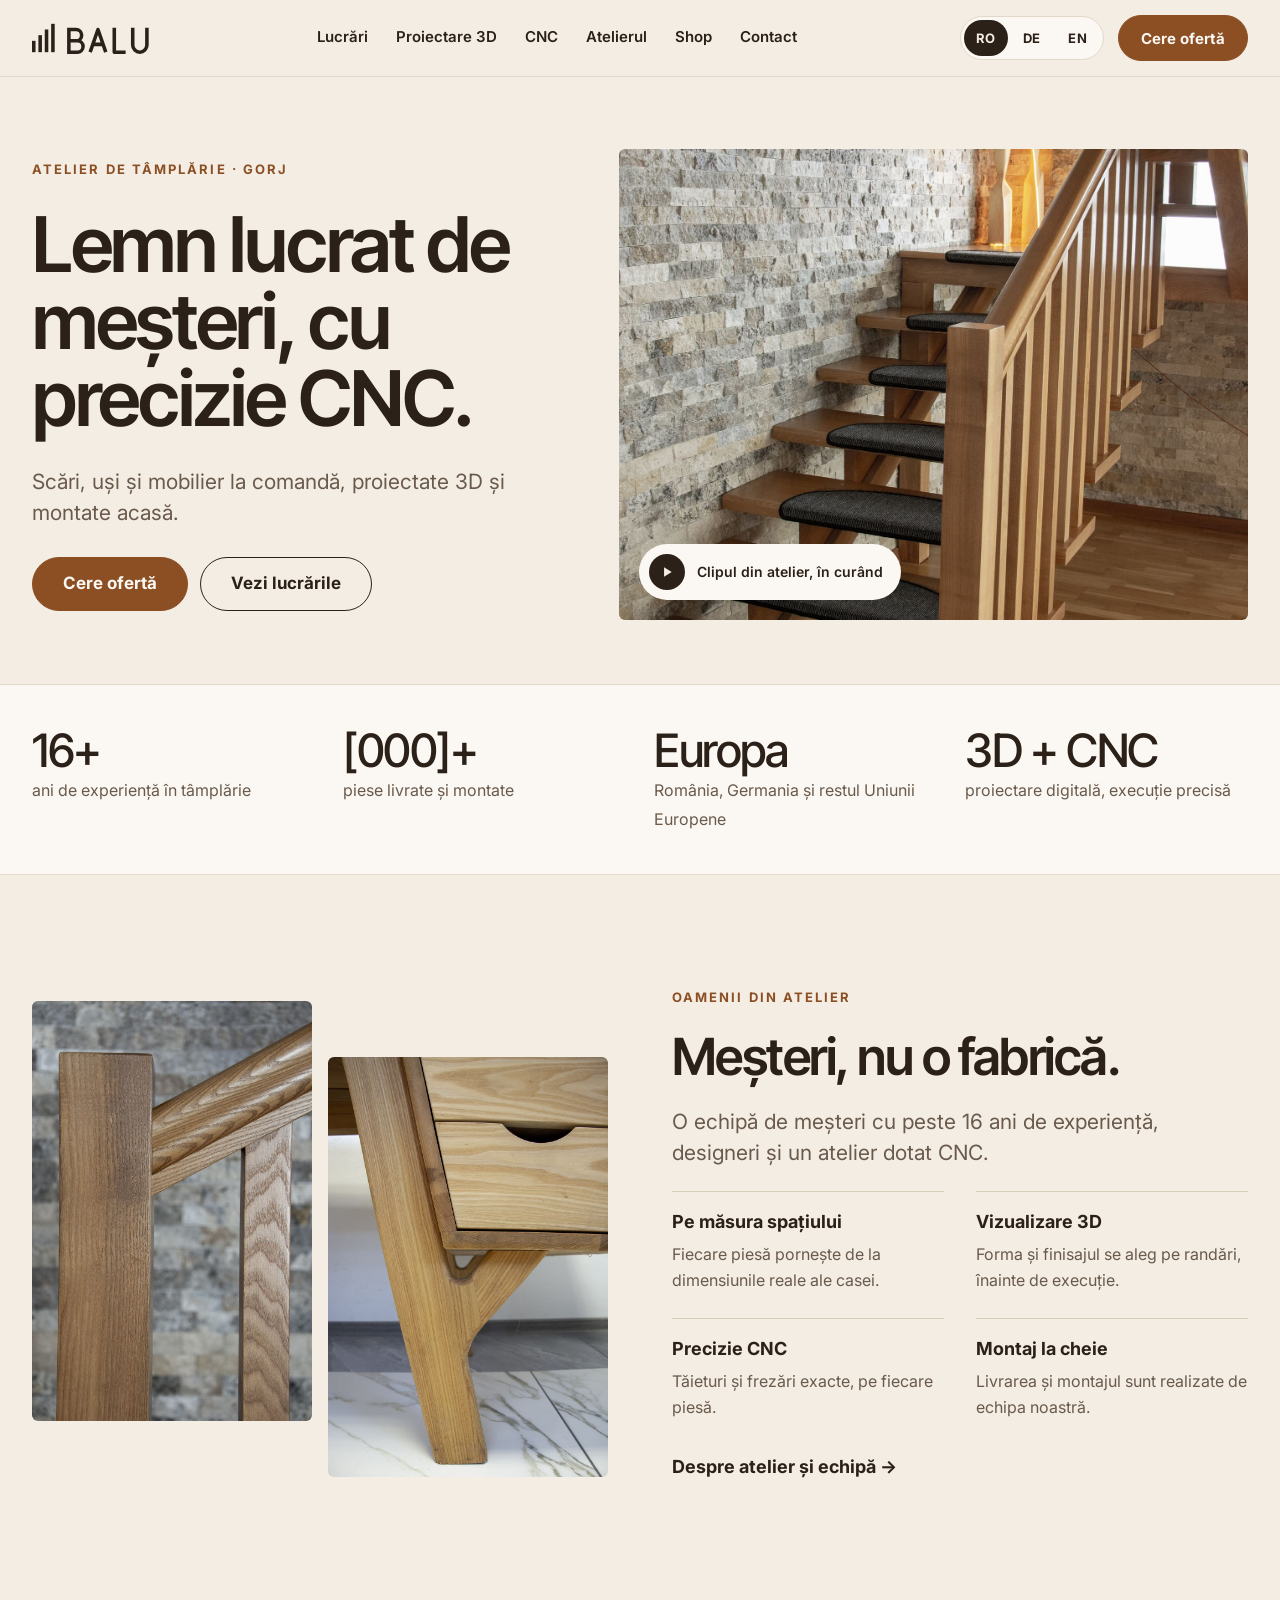
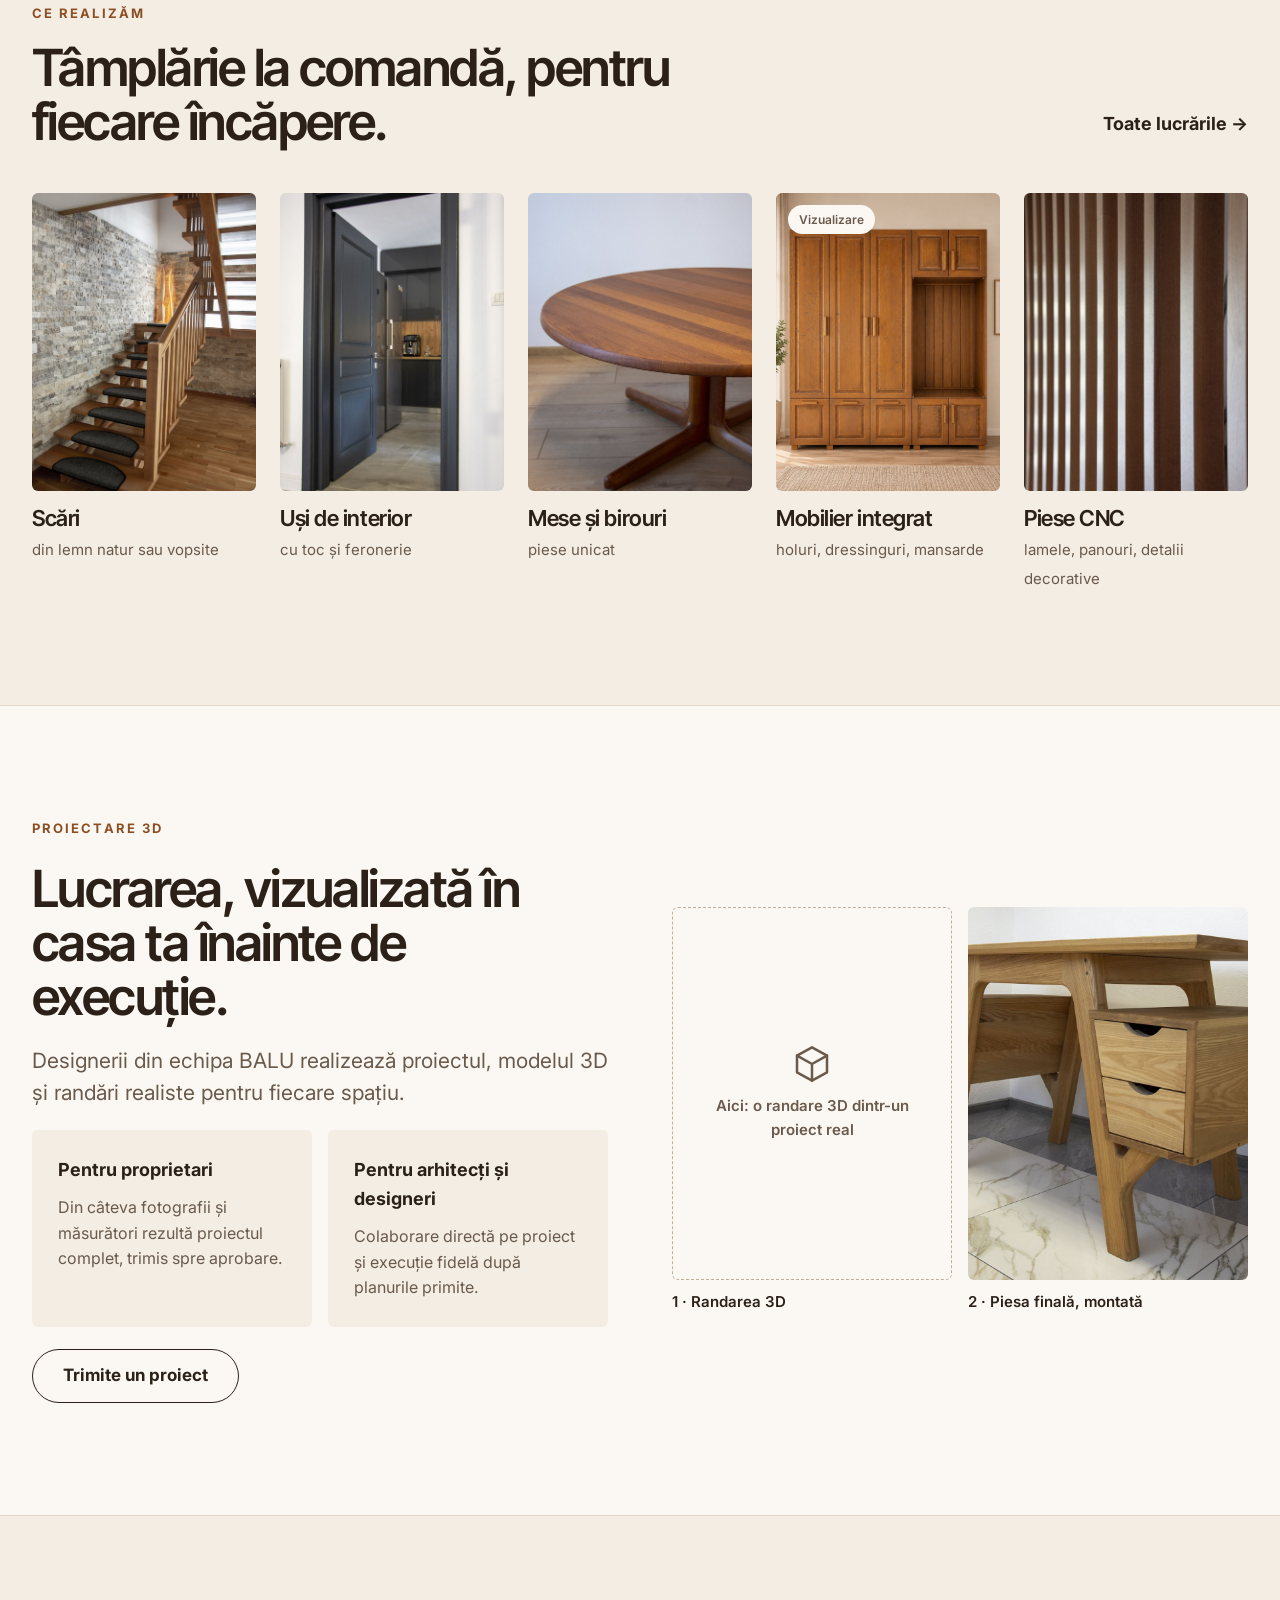
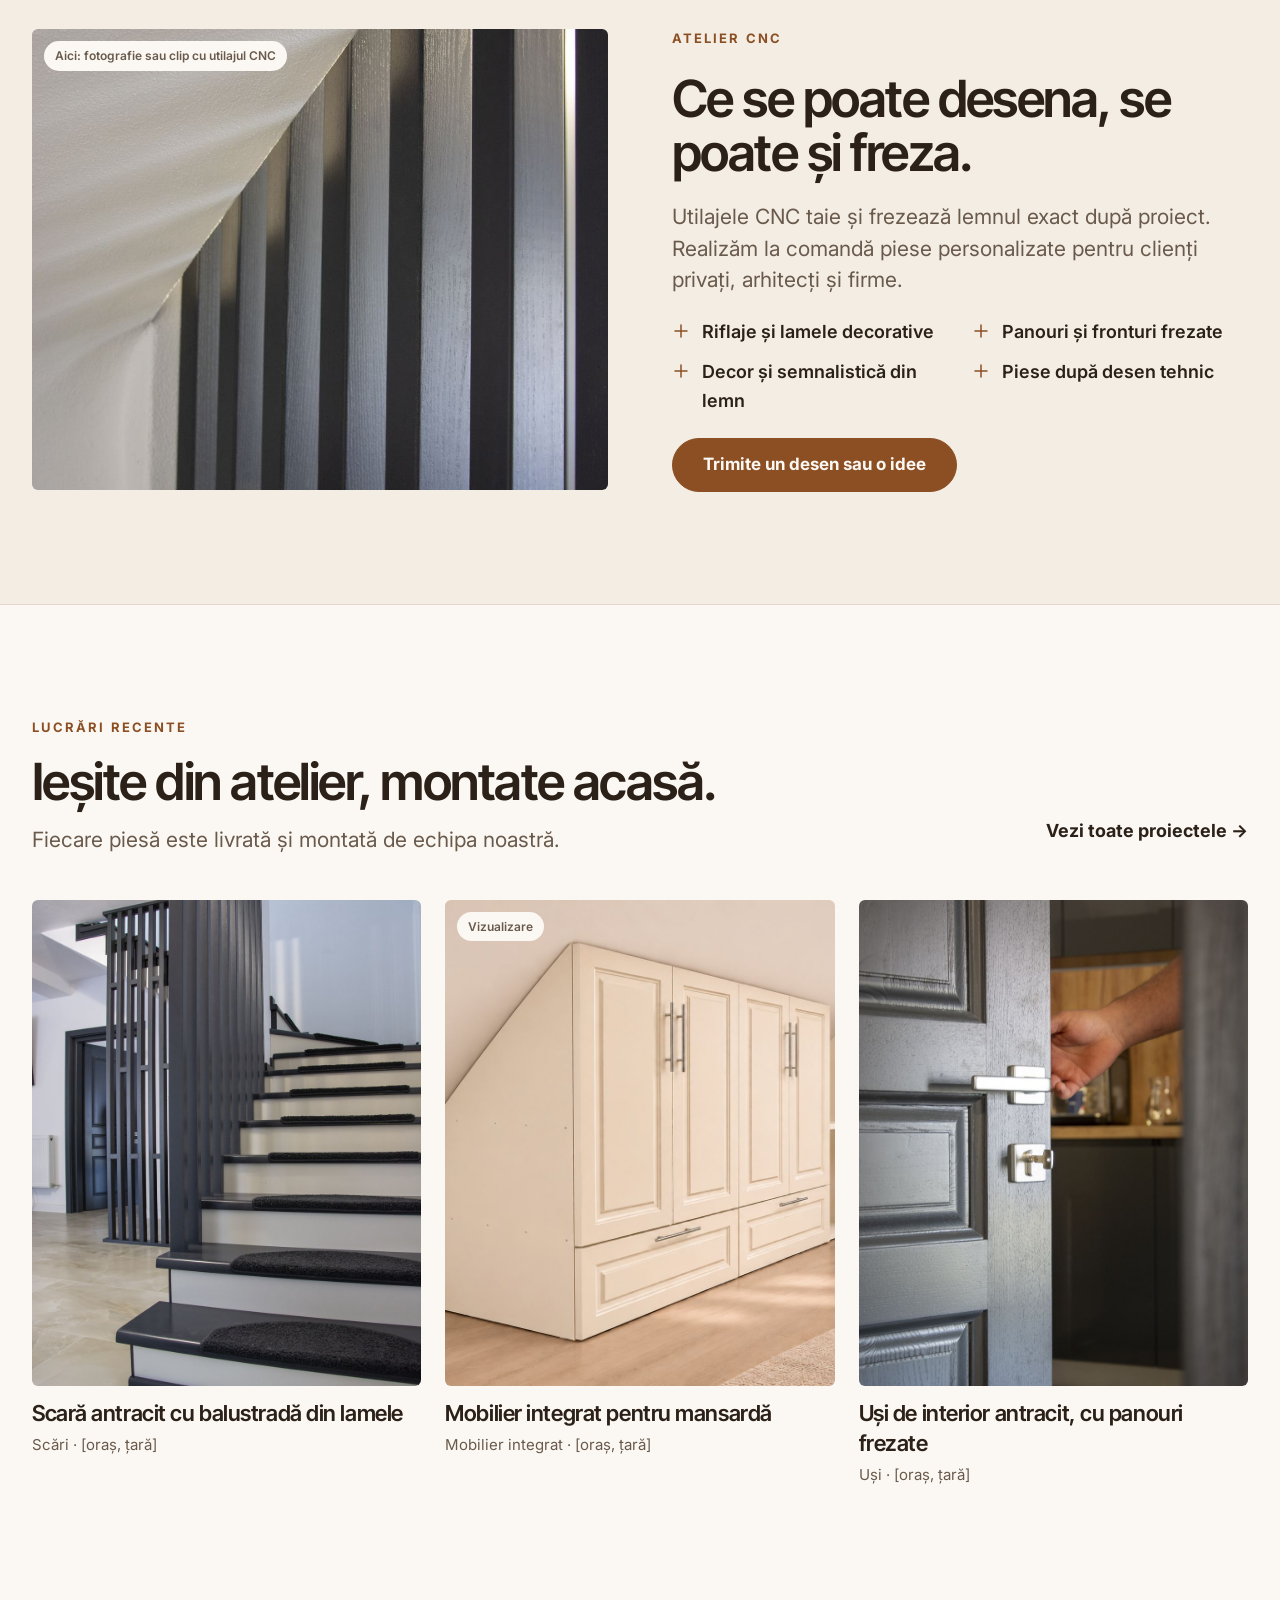
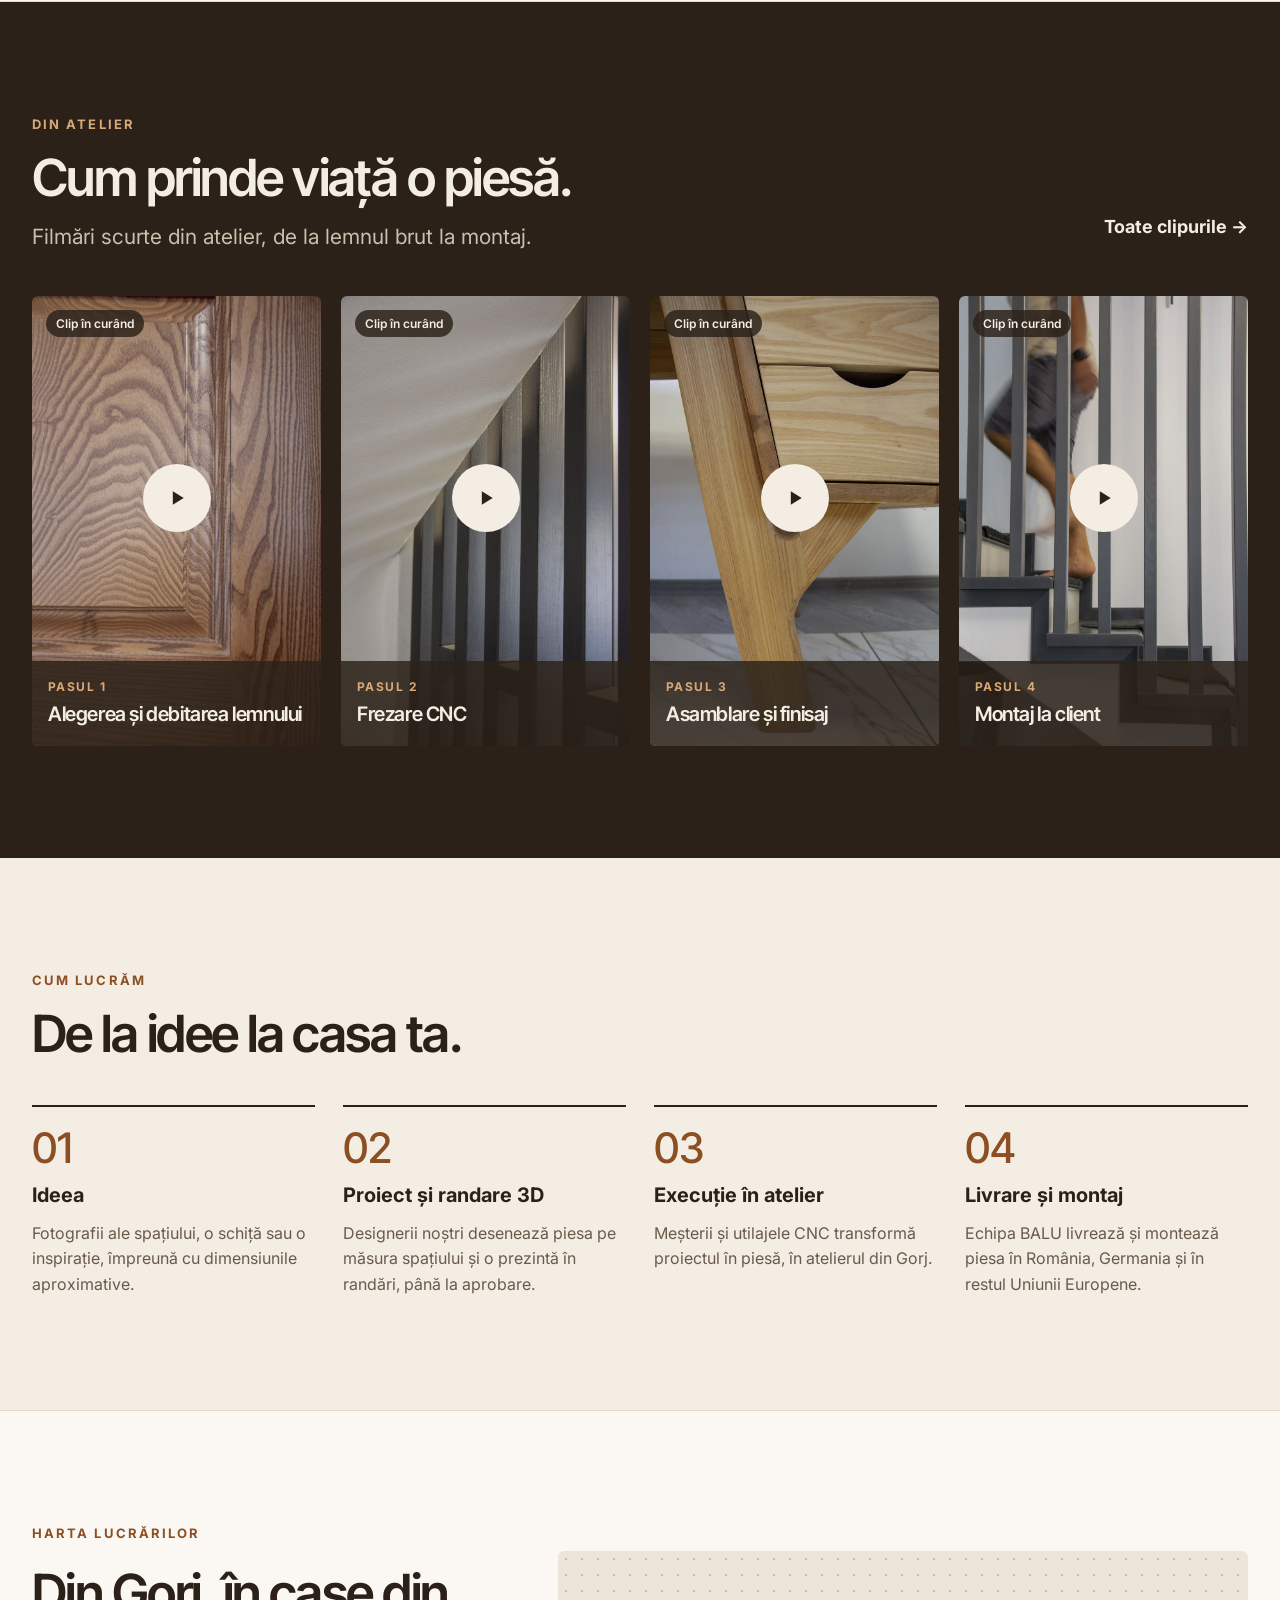
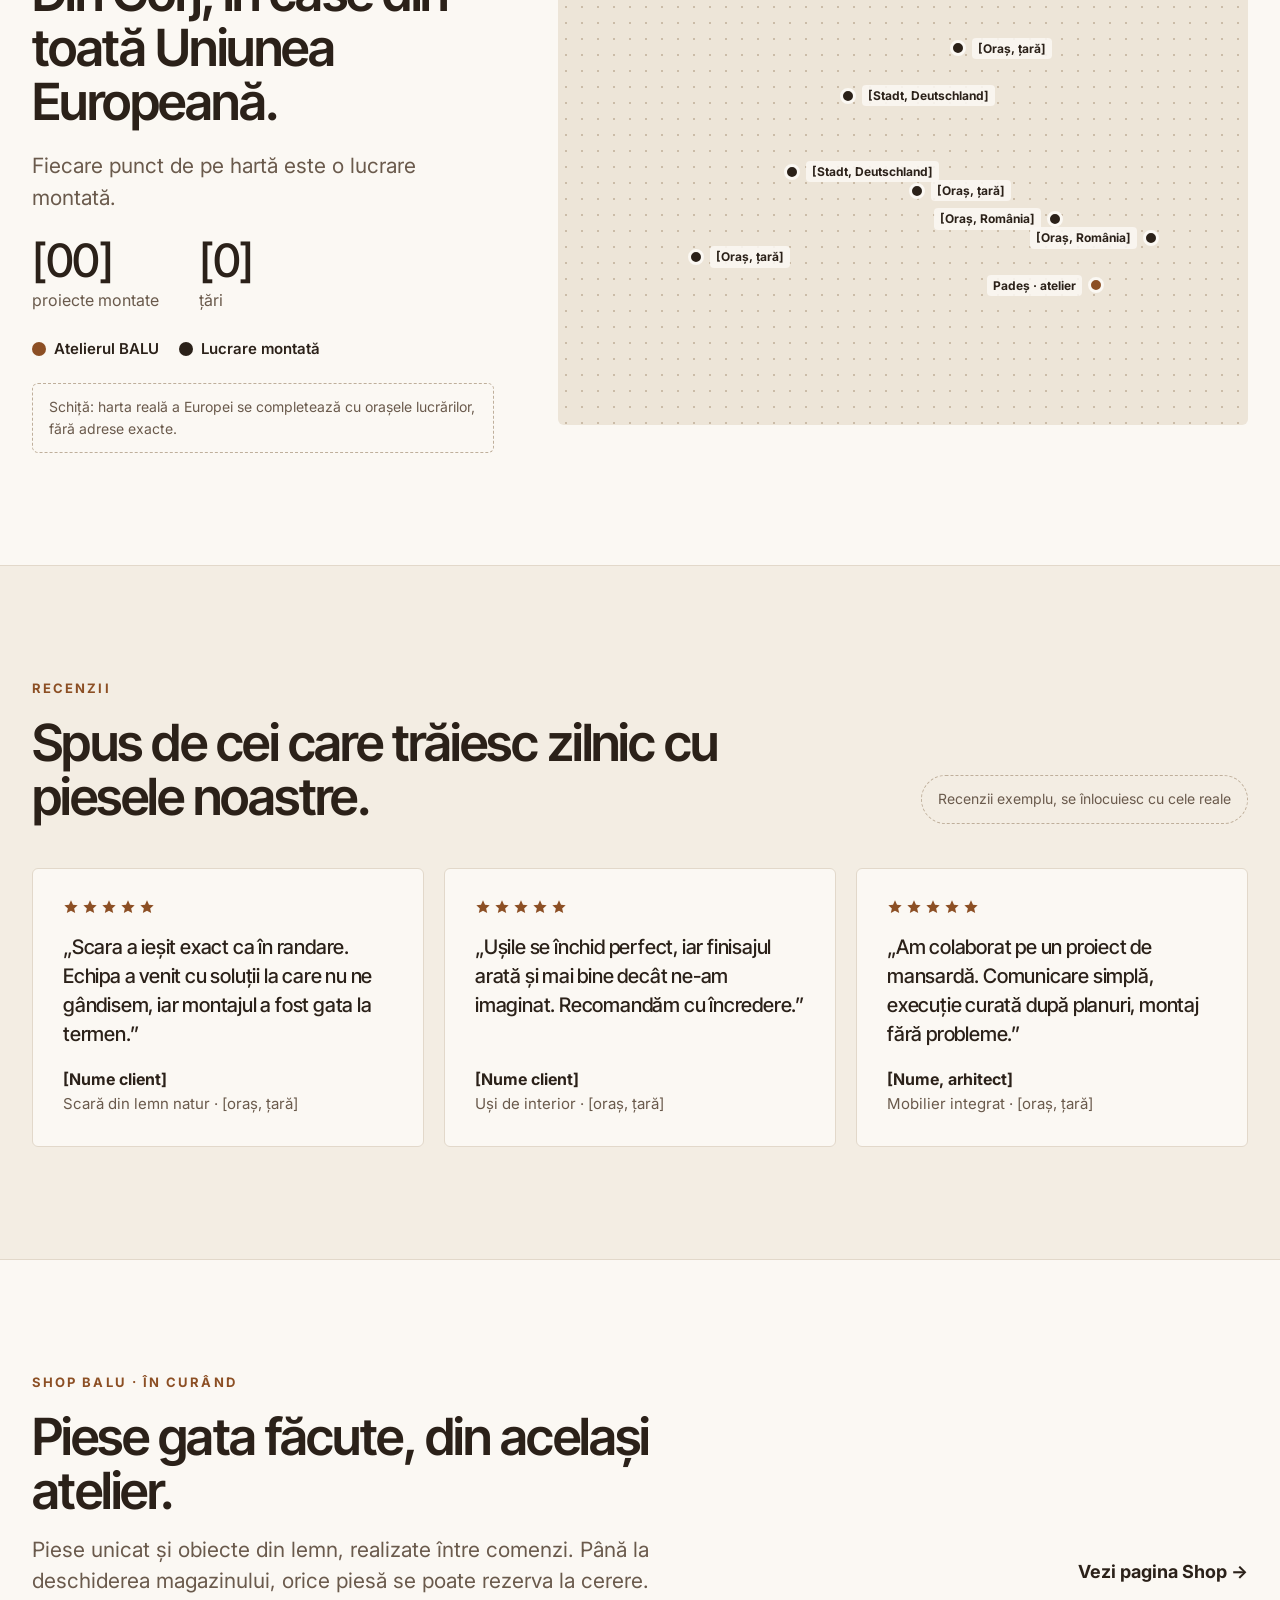
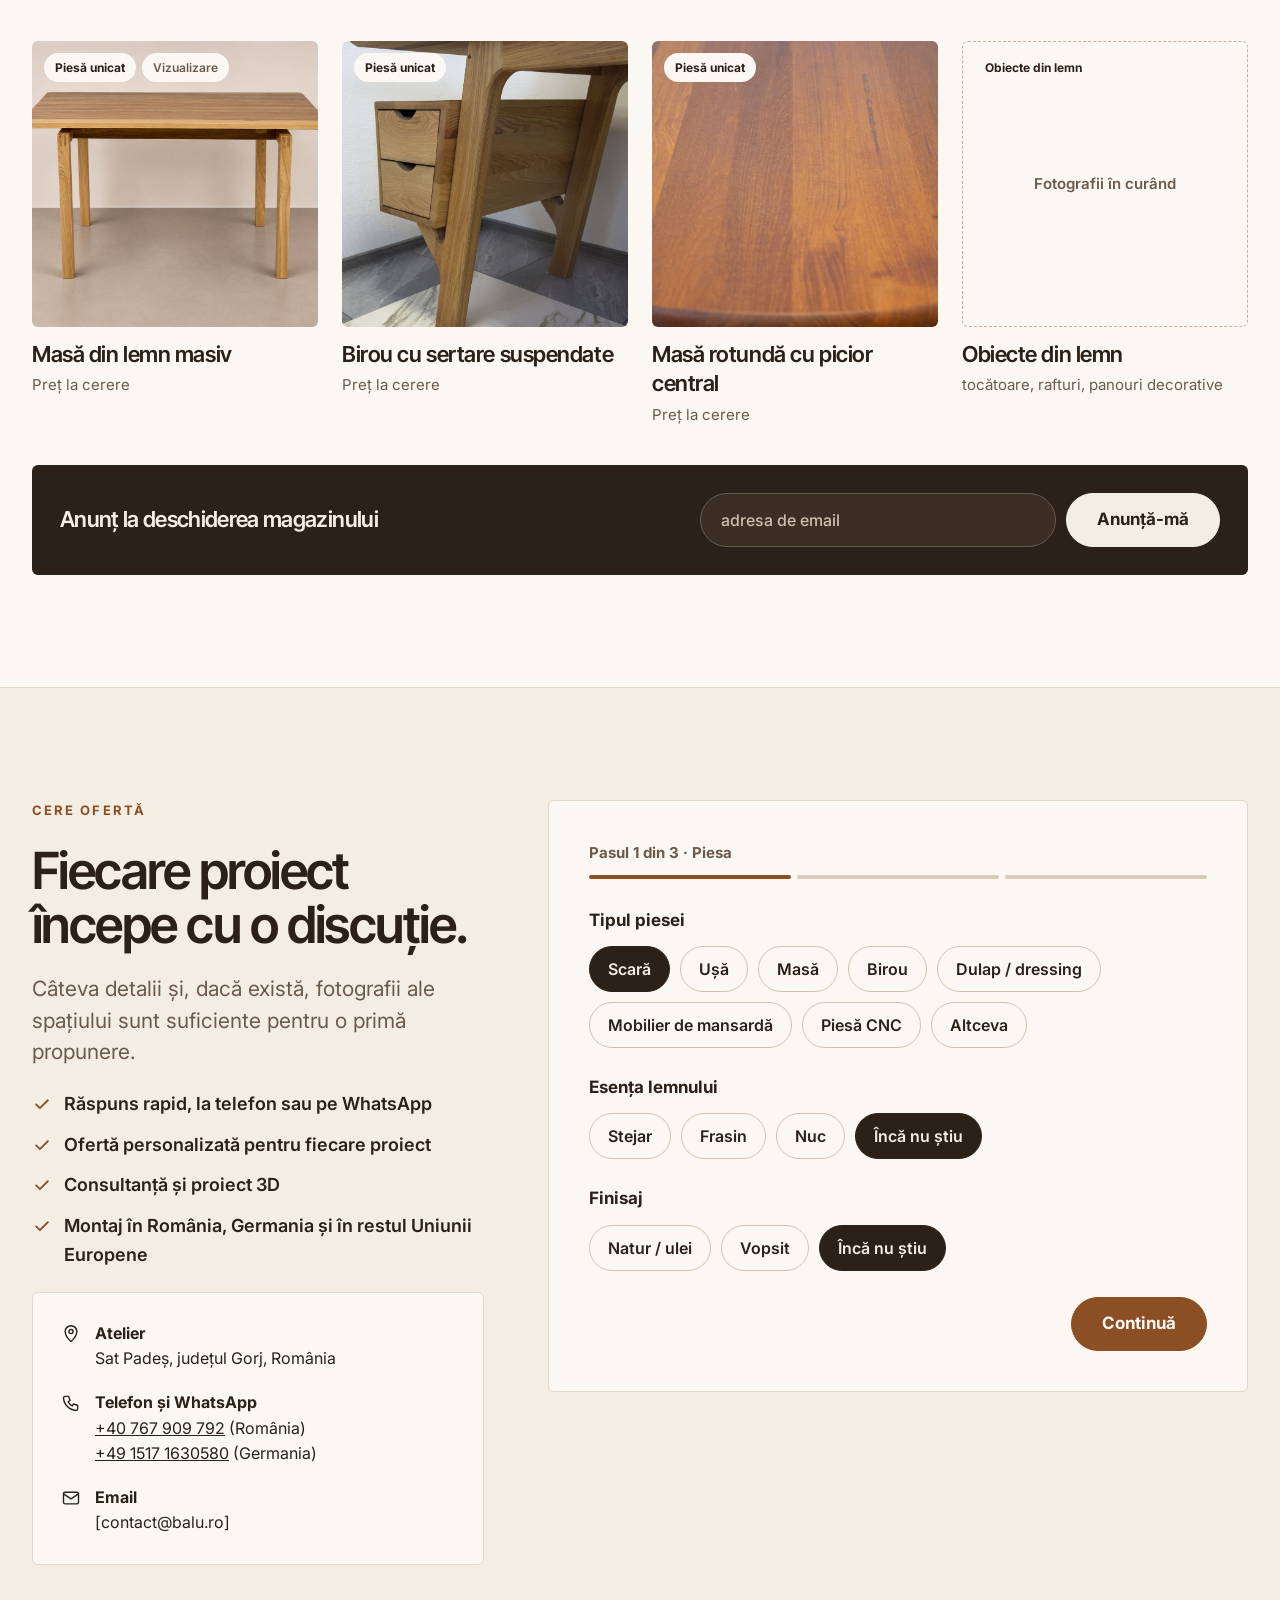
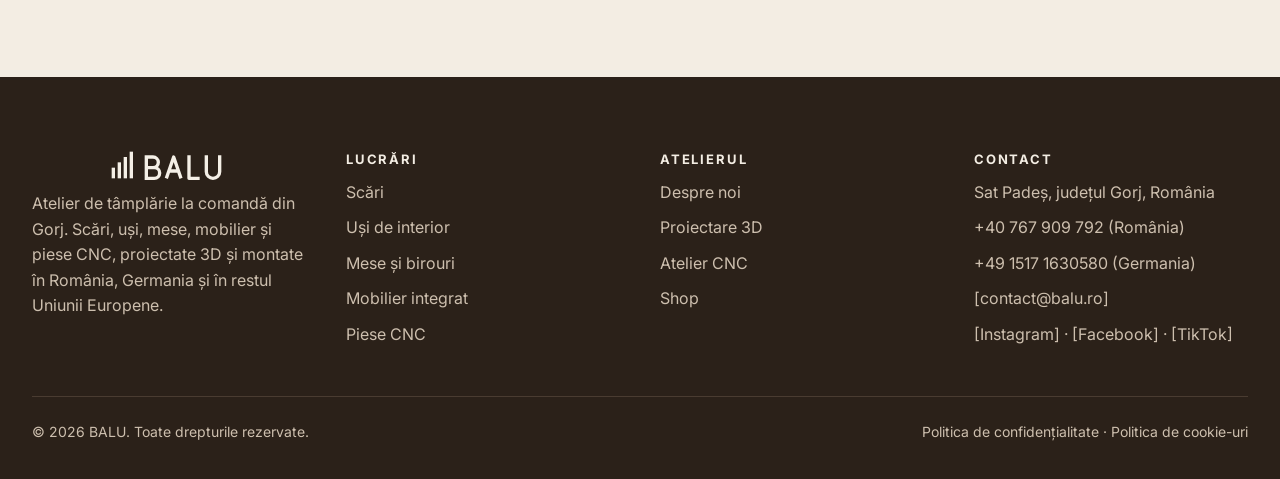
<file: index.html>
<!doctype html>
<html lang="ro">
<head>
<meta charset="utf-8">
<meta name="viewport" content="width=device-width, initial-scale=1">
<title>BALU – Tâmplărie la comandă, lucrată de meșteri, cu precizie CNC</title>
<meta name="description" content="Scări, uși, mese și mobilier la comandă, proiectate 3D și montate în România, Germania și în restul Uniunii Europene. Atelier de tâmplărie din Gorj.">
<meta property="og:title" content="BALU – Tâmplărie la comandă, lucrată de meșteri, cu precizie CNC">
<meta property="og:description" content="Scări, uși, mese și mobilier la comandă, proiectate 3D și montate în România, Germania și în restul Uniunii Europene. Atelier de tâmplărie din Gorj.">
<meta property="og:image" content="assets/img/hero-scari-natur.jpg">
<meta name="theme-color" content="#F3EDE3">
<link rel="icon" href="favicon.svg" type="image/svg+xml">
<link rel="preconnect" href="https://fonts.googleapis.com">
<link rel="preconnect" href="https://fonts.gstatic.com" crossorigin>
<link rel="stylesheet" href="https://fonts.googleapis.com/css2?family=Inter+Tight:wght@500;600&family=Inter:wght@400;500;600;700&display=swap">
<link rel="stylesheet" href="assets/css/style.css">
</head>
<body>
<a class="sr-only" href="#continut">Sari la conținut</a>
<header class="site-header">
  <div class="container">
    <a class="logo" href="index.html" aria-label="BALU – pagina principală"><img src="assets/img/logo-dark.svg" alt="BALU" width="172" height="48"></a>
    <nav class="nav" id="meniu" aria-label="Meniu principal"><a href="lucrari.html">Lucrări</a><a href="atelier.html#proiectare">Proiectare 3D</a><a href="atelier.html#cnc">CNC</a><a href="atelier.html">Atelierul</a><a href="shop.html">Shop</a><a href="index.html#contact">Contact</a><a class="btn btn--small nav-cta" href="index.html#contact">Cere ofertă</a></nav>
    <div class="header-actions">
      <div class="lang" role="group" aria-label="Limba site-ului">
        <button type="button" data-lang="ro" aria-pressed="true">RO</button><button type="button" data-lang="de" aria-pressed="false">DE</button><button type="button" data-lang="en" aria-pressed="false">EN</button>
      </div>
      <a class="btn btn--small" href="index.html#contact">Cere ofertă</a>
      <button class="menu-toggle" type="button" aria-label="Deschide meniul" aria-expanded="false" aria-controls="meniu"><svg width="22" height="22" viewBox="0 0 24 24" fill="none" stroke="currentColor" stroke-width="1.7" stroke-linecap="round" stroke-linejoin="round" aria-hidden="true"><path d="M4 7h16M4 12h16M4 17h16"></path></svg></button>
    </div>
  </div>
</header>
<main id="continut">

<section class="hero">
  <div class="container split">
    <div class="hero-text">
      <p class="eyebrow">Atelier de tâmplărie · Gorj</p>
      <h1 class="h1">Lemn lucrat de meșteri, cu precizie CNC.</h1>
      <p class="lead">Scări, uși și mobilier la comandă, proiectate 3D și montate acasă.</p>
      <div class="btn-row"><a class="btn" href="#contact">Cere ofertă</a><a class="btn btn--ghost" href="lucrari.html">Vezi lucrările</a></div>
    </div>
    <div class="hero-media">
      <!-- Pentru clipul din atelier: înlocuiți <img> cu
           <video src="assets/video/atelier.mp4" poster="assets/img/hero-scari-natur.jpg" autoplay muted loop playsinline></video> -->
      <img src="assets/img/hero-scari-natur.jpg" alt="Scară din lemn natur cu balustradă, lângă un perete de piatră" fetchpriority="high">
      <span class="badge-video"><span class="play"><svg width="14" height="14" viewBox="0 0 24 24" aria-hidden="true"><path d="M7 4l13 8-13 8z" fill="#F3EDE3"></path></svg></span>Clipul din atelier, în curând</span>
    </div>
  </div>
</section>

<section class="stats" aria-label="BALU în cifre">
  <div class="container">
    <div class="stat"><strong>16+</strong><span>ani de experiență în tâmplărie</span></div>
    <div class="stat"><strong>[000]+</strong><span>piese livrate și montate</span></div>
    <div class="stat"><strong>Europa</strong><span>România, Germania și restul Uniunii Europene</span></div>
    <div class="stat"><strong>3D + CNC</strong><span>proiectare digitală, execuție precisă</span></div>
  </div>
</section>

<section class="section" id="despre">
  <div class="container split">
    <div style="display: grid; grid-template-columns: 1fr 1fr; gap: 16px">
      <span class="media ratio-34"><img src="assets/img/scari-natur-8.jpg" alt="Detaliu de balustradă din lemn, cu fibra vizibilă" loading="lazy" style="aspect-ratio: 2 / 3"></span>
      <span class="media ratio-34" style="margin-top: 56px"><img src="assets/img/dsc-3339.jpg" alt="Îmbinare între piciorul unui birou și sertar" loading="lazy" style="aspect-ratio: 2 / 3"></span>
    </div>
    <div class="stack">
      <p class="eyebrow">Oamenii din atelier</p>
      <h2 class="h2">Meșteri, nu o fabrică.</h2>
      <p class="lead">O echipă de meșteri cu peste 16 ani de experiență, designeri și un atelier dotat CNC.</p>
      <div class="values">
        <div><h3>Pe măsura spațiului</h3><p>Fiecare piesă pornește de la dimensiunile reale ale casei.</p></div>
        <div><h3>Vizualizare 3D</h3><p>Forma și finisajul se aleg pe randări, înainte de execuție.</p></div>
        <div><h3>Precizie CNC</h3><p>Tăieturi și frezări exacte, pe fiecare piesă.</p></div>
        <div><h3>Montaj la cheie</h3><p>Livrarea și montajul sunt realizate de echipa noastră.</p></div>
      </div>
      <a class="link-arrow" href="atelier.html">Despre atelier și echipă →</a>
    </div>
  </div>
</section>

<section class="section" style="padding-top: 0" id="lucrari">
  <div class="container">
    <div class="section-head"><div><p class="eyebrow">Ce realizăm</p><h2 class="h2">Tâmplărie la comandă, pentru fiecare încăpere.</h2></div><a class="link-arrow" href="lucrari.html">Toate lucrările →</a></div>
    <div class="grid" style="--min: 210px">
      <a class="card-link" href="lucrari.html#scari"><span class="media ratio-34"><img src="assets/img/scari-natur-7.jpg" alt="Scară din lemn natur" loading="lazy"></span><span><span class="card-title">Scări</span><br><span class="card-meta">din lemn natur sau vopsite</span></span></a>
      <a class="card-link" href="lucrari.html#usi"><span class="media ratio-34"><img src="assets/img/usi-negre-2.jpg" alt="Ușă de interior antracit" loading="lazy"></span><span><span class="card-title">Uși de interior</span><br><span class="card-meta">cu toc și feronerie</span></span></a>
      <a class="card-link" href="lucrari.html#mese-birouri"><span class="media ratio-34"><img src="assets/img/masa-rotunda-1.jpg" alt="Masă rotundă din lemn" loading="lazy"></span><span><span class="card-title">Mese și birouri</span><br><span class="card-meta">piese unicat</span></span></a>
      <a class="card-link" href="lucrari.html#mobilier-integrat"><span class="media ratio-34"><img src="assets/img/intrare-jorgen-1.jpg" alt="Mobilier de hol din lemn" loading="lazy"><span class="tags"><span class="tag tag--muted" title="Piesă reală, prezentată într-un ambient vizualizat digital">Vizualizare</span></span></span><span><span class="card-title">Mobilier integrat</span><br><span class="card-meta">holuri, dressinguri, mansarde</span></span></a>
      <a class="card-link" href="lucrari.html#piese-cnc"><span class="media ratio-34"><img src="assets/img/scari-natur-1.jpg" alt="Lamele decorative din lemn" loading="lazy"></span><span><span class="card-title">Piese CNC</span><br><span class="card-meta">lamele, panouri, detalii decorative</span></span></a>
    </div>
  </div>
</section>

<section class="section section--paper" id="proiectare">
  <div class="container split">
    <div class="stack">
      <p class="eyebrow">Proiectare 3D</p>
      <h2 class="h2">Lucrarea, vizualizată în casa ta înainte de execuție.</h2>
      <p class="lead">Designerii din echipa BALU realizează proiectul, modelul 3D și randări realiste pentru fiecare spațiu.</p>
      <div class="grid" style="--min: 230px; gap: 16px">
        <div class="info-card"><h3>Pentru proprietari</h3><p>Din câteva fotografii și măsurători rezultă proiectul complet, trimis spre aprobare.</p></div>
        <div class="info-card"><h3>Pentru arhitecți și designeri</h3><p>Colaborare directă pe proiect și execuție fidelă după planurile primite.</p></div>
      </div>
      <div><a class="btn btn--ghost" href="#contact">Trimite un proiect</a></div>
    </div>
    <div style="display: grid; grid-template-columns: 1fr 1fr; gap: 16px">
      <figure style="margin: 0; display: flex; flex-direction: column; gap: 10px"><span class="media ratio-34"><span class="placeholder" style="flex-direction: column; gap: 10px"><svg width="40" height="40" viewBox="0 0 24 24" fill="none" stroke="#6A5A4C" stroke-width="1.5" stroke-linecap="round" stroke-linejoin="round" aria-hidden="true"><path d="M12 2l9 5v10l-9 5-9-5V7z"></path><path d="M12 22V12M21 7l-9 5-9-5"></path></svg>Aici: o randare 3D dintr-un proiect real</span></span><figcaption style="font-size: 15px; font-weight: 600">1 · Randarea 3D</figcaption></figure>
      <figure style="margin: 0; display: flex; flex-direction: column; gap: 10px"><span class="media ratio-34"><img src="assets/img/dsc-3337.jpg" alt="Birou din lemn cu sertare suspendate, montat la client" loading="lazy"></span><figcaption style="font-size: 15px; font-weight: 600">2 · Piesa finală, montată</figcaption></figure>
    </div>
  </div>
</section>

<section class="section" id="cnc">
  <div class="container split" style="flex-wrap: wrap-reverse">
    <span class="media ratio-43" style="position: relative"><img src="assets/img/scari-negre-cu-riflaj-7.jpg" alt="Lamele decorative tăiate identic" loading="lazy" style="aspect-ratio: 5 / 4"><span class="tags"><span class="tag tag--muted">Aici: fotografie sau clip cu utilajul CNC</span></span></span>
    <div class="stack">
      <p class="eyebrow">Atelier CNC</p>
      <h2 class="h2">Ce se poate desena, se poate și freza.</h2>
      <p class="lead">Utilajele CNC taie și frezează lemnul exact după proiect. Realizăm la comandă piese personalizate pentru clienți privați, arhitecți și firme.</p>
      <ul class="checks" style="display: grid; grid-template-columns: repeat(auto-fit, minmax(230px, 1fr)); gap: 12px 24px">
        <li><svg width="18" height="18" viewBox="0 0 24 24" fill="none" stroke="#8C4F24" stroke-width="2" stroke-linecap="round" stroke-linejoin="round" aria-hidden="true"><path d="M4 12h16M12 4v16"></path></svg>Riflaje și lamele decorative</li>
        <li><svg width="18" height="18" viewBox="0 0 24 24" fill="none" stroke="#8C4F24" stroke-width="2" stroke-linecap="round" stroke-linejoin="round" aria-hidden="true"><path d="M4 12h16M12 4v16"></path></svg>Panouri și fronturi frezate</li>
        <li><svg width="18" height="18" viewBox="0 0 24 24" fill="none" stroke="#8C4F24" stroke-width="2" stroke-linecap="round" stroke-linejoin="round" aria-hidden="true"><path d="M4 12h16M12 4v16"></path></svg>Decor și semnalistică din lemn</li>
        <li><svg width="18" height="18" viewBox="0 0 24 24" fill="none" stroke="#8C4F24" stroke-width="2" stroke-linecap="round" stroke-linejoin="round" aria-hidden="true"><path d="M4 12h16M12 4v16"></path></svg>Piese după desen tehnic</li>
      </ul>
      <div><a class="btn" href="#contact">Trimite un desen sau o idee</a></div>
    </div>
  </div>
</section>

<section class="section section--paper">
  <div class="container">
    <div class="section-head"><div><p class="eyebrow">Lucrări recente</p><h2 class="h2">Ieșite din atelier, montate acasă.</h2><p class="lead">Fiecare piesă este livrată și montată de echipa noastră.</p></div><a class="link-arrow" href="lucrari.html">Vezi toate proiectele →</a></div>
    <div class="grid" style="--min: 300px">
      <a class="card-link" href="lucrari.html#scari"><span class="media ratio-45"><img src="assets/img/scari-negre-cu-riflaj-4.jpg" alt="Scară antracit cu balustradă din lamele" loading="lazy"></span><span><span class="card-title">Scară antracit cu balustradă din lamele</span><br><span class="card-meta">Scări · [oraș, țară]</span></span></a><a class="card-link" href="lucrari.html#mobilier-integrat"><span class="media ratio-45"><img src="assets/img/mansarda-jorgen-3.jpg" alt="Mobilier integrat pentru mansardă" loading="lazy"><span class="tags"><span class="tag tag--muted" title="Piesă reală, prezentată într-un ambient vizualizat digital">Vizualizare</span></span></span><span><span class="card-title">Mobilier integrat pentru mansardă</span><br><span class="card-meta">Mobilier integrat · [oraș, țară]</span></span></a><a class="card-link" href="lucrari.html#usi"><span class="media ratio-45"><img src="assets/img/usi-negre-3.jpg" alt="Uși de interior antracit, cu panouri frezate" loading="lazy"></span><span><span class="card-title">Uși de interior antracit, cu panouri frezate</span><br><span class="card-meta">Uși · [oraș, țară]</span></span></a>
    </div>
  </div>
</section>

<section class="section section--dark" id="din-atelier">
  <div class="container">
    <div class="section-head"><div><p class="eyebrow">Din atelier</p><h2 class="h2">Cum prinde viață o piesă.</h2><p class="lead">Filmări scurte din atelier, de la lemnul brut la montaj.</p></div><a class="link-arrow" href="atelier.html#clipuri">Toate clipurile →</a></div>
    <div class="grid" style="--min: 230px; gap: 20px">
      <button class="video-tile" type="button" data-video-soon aria-label="Clip: Alegerea și debitarea lemnului"><img src="assets/img/usi-natur-3.jpg" alt="" loading="lazy"><span class="soon">Clip în curând</span><span class="play play--big"><svg width="20" height="20" viewBox="0 0 24 24" aria-hidden="true"><path d="M7 4l13 8-13 8z" fill="#2B2119"></path></svg></span><span class="cap"><small>Pasul 1</small><span>Alegerea și debitarea lemnului</span></span></button>
      <button class="video-tile" type="button" data-video-soon aria-label="Clip: Frezare CNC"><img src="assets/img/scari-negre-cu-riflaj-7.jpg" alt="" loading="lazy"><span class="soon">Clip în curând</span><span class="play play--big"><svg width="20" height="20" viewBox="0 0 24 24" aria-hidden="true"><path d="M7 4l13 8-13 8z" fill="#2B2119"></path></svg></span><span class="cap"><small>Pasul 2</small><span>Frezare CNC</span></span></button>
      <button class="video-tile" type="button" data-video-soon aria-label="Clip: Asamblare și finisaj"><img src="assets/img/dsc-3339.jpg" alt="" loading="lazy"><span class="soon">Clip în curând</span><span class="play play--big"><svg width="20" height="20" viewBox="0 0 24 24" aria-hidden="true"><path d="M7 4l13 8-13 8z" fill="#2B2119"></path></svg></span><span class="cap"><small>Pasul 3</small><span>Asamblare și finisaj</span></span></button>
      <button class="video-tile" type="button" data-video-soon aria-label="Clip: Montaj la client"><img src="assets/img/scari-negre-cu-riflaj-5.jpg" alt="" loading="lazy"><span class="soon">Clip în curând</span><span class="play play--big"><svg width="20" height="20" viewBox="0 0 24 24" aria-hidden="true"><path d="M7 4l13 8-13 8z" fill="#2B2119"></path></svg></span><span class="cap"><small>Pasul 4</small><span>Montaj la client</span></span></button>
    </div>
  </div>
</section>

<section class="section">
  <div class="container">
    <div class="section-head"><div><p class="eyebrow">Cum lucrăm</p><h2 class="h2">De la idee la casa ta.</h2></div></div>
    <ol class="steps">
      <li><span class="num">01</span><h3>Ideea</h3><p>Fotografii ale spațiului, o schiță sau o inspirație, împreună cu dimensiunile aproximative.</p></li>
      <li><span class="num">02</span><h3>Proiect și randare 3D</h3><p>Designerii noștri desenează piesa pe măsura spațiului și o prezintă în randări, până la aprobare.</p></li>
      <li><span class="num">03</span><h3>Execuție în atelier</h3><p>Meșterii și utilajele CNC transformă proiectul în piesă, în atelierul din Gorj.</p></li>
      <li><span class="num">04</span><h3>Livrare și montaj</h3><p>Echipa BALU livrează și montează piesa în România, Germania și în restul Uniunii Europene.</p></li>
    </ol>
  </div>
</section>

<section class="section section--paper">
  <div class="container split">
    <div class="stack" style="flex: 1 1 340px">
      <p class="eyebrow">Harta lucrărilor</p>
      <h2 class="h2">Din Gorj, în case din toată Uniunea Europeană.</h2>
      <p class="lead">Fiecare punct de pe hartă este o lucrare montată.</p>
      <div class="stats" style="background: none; border: 0"><div style="display: flex; gap: 40px; flex-wrap: wrap"><div class="stat"><strong>[00]</strong><span>proiecte montate</span></div><div class="stat"><strong>[0]</strong><span>țări</span></div></div></div>
      <div class="legend"><span><i class="home"></i>Atelierul BALU</span><span><i></i>Lucrare montată</span></div>
      <p class="note">Schiță: harta reală a Europei se completează cu orașele lucrărilor, fără adrese exacte.</p>
    </div>
    <div class="map" role="img" aria-label="Hartă schematică a lucrărilor BALU în Europa" style="flex: 1.4 1 520px">
      <span class="pin pin--home pin--left" style="left: 78%; top: 70%"><i></i><b>Padeș · atelier</b></span>
      <span class="pin pin--left" style="left: 72%; top: 56%"><i></i><b>[Oraș, România]</b></span>
      <span class="pin pin--left" style="left: 86%; top: 60%"><i></i><b>[Oraș, România]</b></span>
      <span class="pin" style="left: 42%; top: 30%"><i></i><b>[Stadt, Deutschland]</b></span>
      <span class="pin" style="left: 34%; top: 46%"><i></i><b>[Stadt, Deutschland]</b></span>
      <span class="pin" style="left: 52%; top: 50%"><i></i><b>[Oraș, țară]</b></span>
      <span class="pin" style="left: 20%; top: 64%"><i></i><b>[Oraș, țară]</b></span>
      <span class="pin" style="left: 58%; top: 20%"><i></i><b>[Oraș, țară]</b></span>
    </div>
  </div>
</section>

<section class="section">
  <div class="container">
    <div class="section-head"><div><p class="eyebrow">Recenzii</p><h2 class="h2">Spus de cei care trăiesc zilnic cu piesele noastre.</h2></div><span class="note" style="border-radius: 999px">Recenzii exemplu, se înlocuiesc cu cele reale</span></div>
    <div class="grid" style="--min: 300px; gap: 20px">
      <figure class="review"><span class="stars" role="img" aria-label="5 din 5 stele"><svg width="16" height="16" viewBox="0 0 24 24" aria-hidden="true"><path d="M12 2l3 6.6 7 .7-5.3 4.8 1.6 7L12 17.6 5.7 21.1l1.6-7L2 9.3l7-.7z" fill="#8C4F24"></path></svg><svg width="16" height="16" viewBox="0 0 24 24" aria-hidden="true"><path d="M12 2l3 6.6 7 .7-5.3 4.8 1.6 7L12 17.6 5.7 21.1l1.6-7L2 9.3l7-.7z" fill="#8C4F24"></path></svg><svg width="16" height="16" viewBox="0 0 24 24" aria-hidden="true"><path d="M12 2l3 6.6 7 .7-5.3 4.8 1.6 7L12 17.6 5.7 21.1l1.6-7L2 9.3l7-.7z" fill="#8C4F24"></path></svg><svg width="16" height="16" viewBox="0 0 24 24" aria-hidden="true"><path d="M12 2l3 6.6 7 .7-5.3 4.8 1.6 7L12 17.6 5.7 21.1l1.6-7L2 9.3l7-.7z" fill="#8C4F24"></path></svg><svg width="16" height="16" viewBox="0 0 24 24" aria-hidden="true"><path d="M12 2l3 6.6 7 .7-5.3 4.8 1.6 7L12 17.6 5.7 21.1l1.6-7L2 9.3l7-.7z" fill="#8C4F24"></path></svg></span><blockquote>„Scara a ieșit exact ca în randare. Echipa a venit cu soluții la care nu ne gândisem, iar montajul a fost gata la termen.”</blockquote><figcaption><strong>[Nume client]</strong><span class="muted">Scară din lemn natur · [oraș, țară]</span></figcaption></figure>
      <figure class="review"><span class="stars" role="img" aria-label="5 din 5 stele"><svg width="16" height="16" viewBox="0 0 24 24" aria-hidden="true"><path d="M12 2l3 6.6 7 .7-5.3 4.8 1.6 7L12 17.6 5.7 21.1l1.6-7L2 9.3l7-.7z" fill="#8C4F24"></path></svg><svg width="16" height="16" viewBox="0 0 24 24" aria-hidden="true"><path d="M12 2l3 6.6 7 .7-5.3 4.8 1.6 7L12 17.6 5.7 21.1l1.6-7L2 9.3l7-.7z" fill="#8C4F24"></path></svg><svg width="16" height="16" viewBox="0 0 24 24" aria-hidden="true"><path d="M12 2l3 6.6 7 .7-5.3 4.8 1.6 7L12 17.6 5.7 21.1l1.6-7L2 9.3l7-.7z" fill="#8C4F24"></path></svg><svg width="16" height="16" viewBox="0 0 24 24" aria-hidden="true"><path d="M12 2l3 6.6 7 .7-5.3 4.8 1.6 7L12 17.6 5.7 21.1l1.6-7L2 9.3l7-.7z" fill="#8C4F24"></path></svg><svg width="16" height="16" viewBox="0 0 24 24" aria-hidden="true"><path d="M12 2l3 6.6 7 .7-5.3 4.8 1.6 7L12 17.6 5.7 21.1l1.6-7L2 9.3l7-.7z" fill="#8C4F24"></path></svg></span><blockquote>„Ușile se închid perfect, iar finisajul arată și mai bine decât ne-am imaginat. Recomandăm cu încredere.”</blockquote><figcaption><strong>[Nume client]</strong><span class="muted">Uși de interior · [oraș, țară]</span></figcaption></figure>
      <figure class="review"><span class="stars" role="img" aria-label="5 din 5 stele"><svg width="16" height="16" viewBox="0 0 24 24" aria-hidden="true"><path d="M12 2l3 6.6 7 .7-5.3 4.8 1.6 7L12 17.6 5.7 21.1l1.6-7L2 9.3l7-.7z" fill="#8C4F24"></path></svg><svg width="16" height="16" viewBox="0 0 24 24" aria-hidden="true"><path d="M12 2l3 6.6 7 .7-5.3 4.8 1.6 7L12 17.6 5.7 21.1l1.6-7L2 9.3l7-.7z" fill="#8C4F24"></path></svg><svg width="16" height="16" viewBox="0 0 24 24" aria-hidden="true"><path d="M12 2l3 6.6 7 .7-5.3 4.8 1.6 7L12 17.6 5.7 21.1l1.6-7L2 9.3l7-.7z" fill="#8C4F24"></path></svg><svg width="16" height="16" viewBox="0 0 24 24" aria-hidden="true"><path d="M12 2l3 6.6 7 .7-5.3 4.8 1.6 7L12 17.6 5.7 21.1l1.6-7L2 9.3l7-.7z" fill="#8C4F24"></path></svg><svg width="16" height="16" viewBox="0 0 24 24" aria-hidden="true"><path d="M12 2l3 6.6 7 .7-5.3 4.8 1.6 7L12 17.6 5.7 21.1l1.6-7L2 9.3l7-.7z" fill="#8C4F24"></path></svg></span><blockquote>„Am colaborat pe un proiect de mansardă. Comunicare simplă, execuție curată după planuri, montaj fără probleme.”</blockquote><figcaption><strong>[Nume, arhitect]</strong><span class="muted">Mobilier integrat · [oraș, țară]</span></figcaption></figure>
    </div>
  </div>
</section>

<section class="section section--paper" id="shop">
  <div class="container">
    <div class="section-head"><div><p class="eyebrow">Shop BALU · în curând</p><h2 class="h2">Piese gata făcute, din același atelier.</h2><p class="lead">Piese unicat și obiecte din lemn, realizate între comenzi. Până la deschiderea magazinului, orice piesă se poate rezerva la cerere.</p></div><a class="link-arrow" href="shop.html">Vezi pagina Shop →</a></div>
    <div class="grid" style="--min: 250px">
      <a class="card-link" href="shop.html"><span class="media ratio-11"><img src="assets/img/masa-4.jpg" alt="Masă din lemn masiv" loading="lazy"><span class="tags"><span class="tag">Piesă unicat</span><span class="tag tag--muted" title="Piesă reală, prezentată într-un ambient vizualizat digital">Vizualizare</span></span></span><span><span class="card-title">Masă din lemn masiv</span><br><span class="card-meta">Preț la cerere</span></span></a>
      <a class="card-link" href="shop.html"><span class="media ratio-11"><img src="assets/img/dsc-3327.jpg" alt="Birou cu sertare suspendate" loading="lazy"><span class="tags"><span class="tag">Piesă unicat</span></span></span><span><span class="card-title">Birou cu sertare suspendate</span><br><span class="card-meta">Preț la cerere</span></span></a>
      <a class="card-link" href="shop.html"><span class="media ratio-11"><img src="assets/img/masa-rotunda-3.jpg" alt="Masă rotundă cu picior central" loading="lazy"><span class="tags"><span class="tag">Piesă unicat</span></span></span><span><span class="card-title">Masă rotundă cu picior central</span><br><span class="card-meta">Preț la cerere</span></span></a>
      <a class="card-link" href="shop.html"><span class="media ratio-11"><span class="placeholder">Fotografii în curând</span><span class="tags"><span class="tag">Obiecte din lemn</span></span></span><span><span class="card-title">Obiecte din lemn</span><br><span class="card-meta">tocătoare, rafturi, panouri decorative</span></span></a>
    </div>
    <div class="notify" style="margin-top: 36px">
      <span class="h-display" style="font-size: 22px">Anunț la deschiderea magazinului</span>
      <form data-notify><label class="sr-only" for="email-shop">Adresa de email</label><input id="email-shop" type="email" placeholder="adresa de email" required><button class="btn btn--light" type="submit">Anunță-mă</button></form>
    </div>
  </div>
</section>

<section class="section" id="contact">
  <div class="container split" style="align-items: flex-start">
    <div class="stack" style="flex: 1 1 340px">
      <p class="eyebrow">Cere ofertă</p>
      <h2 class="h2">Fiecare proiect începe cu o discuție.</h2>
      <p class="lead">Câteva detalii și, dacă există, fotografii ale spațiului sunt suficiente pentru o primă propunere.</p>
      <ul class="checks">
        <li><svg width="20" height="20" viewBox="0 0 24 24" fill="none" stroke="#8C4F24" stroke-width="2.2" stroke-linecap="round" stroke-linejoin="round" aria-hidden="true"><path d="M5 12.5l4.5 4.5L19 7.5"></path></svg>Răspuns rapid, la telefon sau pe WhatsApp</li>
        <li><svg width="20" height="20" viewBox="0 0 24 24" fill="none" stroke="#8C4F24" stroke-width="2.2" stroke-linecap="round" stroke-linejoin="round" aria-hidden="true"><path d="M5 12.5l4.5 4.5L19 7.5"></path></svg>Ofertă personalizată pentru fiecare proiect</li>
        <li><svg width="20" height="20" viewBox="0 0 24 24" fill="none" stroke="#8C4F24" stroke-width="2.2" stroke-linecap="round" stroke-linejoin="round" aria-hidden="true"><path d="M5 12.5l4.5 4.5L19 7.5"></path></svg>Consultanță și proiect 3D</li>
        <li><svg width="20" height="20" viewBox="0 0 24 24" fill="none" stroke="#8C4F24" stroke-width="2.2" stroke-linecap="round" stroke-linejoin="round" aria-hidden="true"><path d="M5 12.5l4.5 4.5L19 7.5"></path></svg>Montaj în România, Germania și în restul Uniunii Europene</li>
      </ul>
      <div class="contact-card">
        <div class="row"><svg width="20" height="20" viewBox="0 0 24 24" fill="none" stroke="currentColor" stroke-width="1.7" stroke-linecap="round" stroke-linejoin="round" aria-hidden="true"><path d="M12 21s7-6.2 7-12a7 7 0 10-14 0c0 5.8 7 12 7 12z"></path><circle cx="12" cy="9" r="2.5"></circle></svg><span><strong>Atelier</strong><br>Sat Padeș, județul Gorj, România</span></div>
        <div class="row"><svg width="20" height="20" viewBox="0 0 24 24" fill="none" stroke="currentColor" stroke-width="1.7" stroke-linecap="round" stroke-linejoin="round" aria-hidden="true"><path d="M5 4h4l2 5-2.5 1.5a11 11 0 005 5L15 13l5 2v4a2 2 0 01-2 2A16 16 0 013 6a2 2 0 012-2"></path></svg><span><strong>Telefon și WhatsApp</strong><br><a href="tel:+40767909792">+40 767 909 792</a> (România)<br><a href="tel:+4915171630580">+49 1517 1630580</a> (Germania)</span></div>
        <div class="row"><svg width="20" height="20" viewBox="0 0 24 24" fill="none" stroke="currentColor" stroke-width="1.7" stroke-linecap="round" stroke-linejoin="round" aria-hidden="true"><rect x="3" y="5" width="18" height="14" rx="2"></rect><path d="M3 7l9 6 9-6"></path></svg><span><strong>Email</strong><br>[contact@balu.ro]</span></div>
      </div>
    </div>

    <form class="quote-form" data-quote-form novalidate style="flex: 1.6 1 520px" aria-label="Cerere de ofertă">
      <div class="progress"><span data-step-label>Pasul 1 din 3 · Piesa</span><div class="bar"><i class="on"></i><i></i><i></i></div></div>

      <div class="form-step" data-step="1">
        <fieldset><legend>Tipul piesei</legend><div class="chips"><label class="chip"><input type="radio" name="piesa" value="Scară" checked><span>Scară</span></label><label class="chip"><input type="radio" name="piesa" value="Ușă"><span>Ușă</span></label><label class="chip"><input type="radio" name="piesa" value="Masă"><span>Masă</span></label><label class="chip"><input type="radio" name="piesa" value="Birou"><span>Birou</span></label><label class="chip"><input type="radio" name="piesa" value="Dulap / dressing"><span>Dulap / dressing</span></label><label class="chip"><input type="radio" name="piesa" value="Mobilier de mansardă"><span>Mobilier de mansardă</span></label><label class="chip"><input type="radio" name="piesa" value="Piesă CNC"><span>Piesă CNC</span></label><label class="chip"><input type="radio" name="piesa" value="Altceva"><span>Altceva</span></label></div></fieldset>
        <fieldset><legend>Esența lemnului</legend><div class="chips"><label class="chip"><input type="radio" name="esenta" value="Stejar"><span>Stejar</span></label><label class="chip"><input type="radio" name="esenta" value="Frasin"><span>Frasin</span></label><label class="chip"><input type="radio" name="esenta" value="Nuc"><span>Nuc</span></label><label class="chip"><input type="radio" name="esenta" value="Încă nu știu" checked><span>Încă nu știu</span></label></div></fieldset>
        <fieldset><legend>Finisaj</legend><div class="chips"><label class="chip"><input type="radio" name="finisaj" value="Natur / ulei"><span>Natur / ulei</span></label><label class="chip"><input type="radio" name="finisaj" value="Vopsit"><span>Vopsit</span></label><label class="chip"><input type="radio" name="finisaj" value="Încă nu știu" checked><span>Încă nu știu</span></label></div></fieldset>
        <div class="form-nav" style="justify-content: flex-end"><button class="btn" type="button" data-go="2">Continuă</button></div>
      </div>

      <div class="form-step" data-step="2" hidden>
        <div class="fields">
          <div class="field"><label for="f-dim">Dimensiuni aproximative</label><input id="f-dim" name="dimensiuni" type="text" placeholder="ex. 180 × 90 cm"></div>
          <div class="field"><label for="f-loc">Localitate și țară</label><input id="f-loc" name="localitate" type="text" placeholder="ex. Târgu Jiu, România"></div>
        </div>
        <fieldset><legend>Termen dorit</legend><div class="chips"><label class="chip"><input type="radio" name="termen" value="Cât mai curând"><span>Cât mai curând</span></label><label class="chip"><input type="radio" name="termen" value="1–2 luni"><span>1–2 luni</span></label><label class="chip"><input type="radio" name="termen" value="2–3 luni"><span>2–3 luni</span></label><label class="chip"><input type="radio" name="termen" value="Flexibil" checked><span>Flexibil</span></label></div></fieldset>
        <div class="field"><label for="f-msg">Detalii</label><textarea id="f-msg" name="detalii" rows="4" placeholder="Unde va sta piesa, culoarea dorită, alte preferințe…"></textarea></div>
        <label class="upload" for="f-files"><span class="ico"><svg width="22" height="22" viewBox="0 0 24 24" fill="none" stroke="currentColor" stroke-width="1.7" stroke-linecap="round" stroke-linejoin="round" aria-hidden="true"><path d="M12 16V4M7 9l5-5 5 5"></path><path d="M4 16v3a1 1 0 001 1h14a1 1 0 001-1v-3"></path></svg></span><span><strong>Fotografii sau schițe (opțional)</strong><br><span class="muted" data-files-info>Până la 5 imagini: spațiul, o schiță, un desen tehnic sau piese de inspirație.</span></span><input id="f-files" name="fotografii" type="file" accept="image/*,.pdf" multiple></label>
        <div class="form-nav"><button class="btn btn--ghost" type="button" data-go="1">Înapoi</button><button class="btn" type="button" data-go="3">Continuă</button></div>
      </div>

      <div class="form-step" data-step="3" hidden>
        <fieldset><legend>Solicitant</legend><div class="chips"><label class="chip"><input type="radio" name="solicitant" value="Persoană fizică" checked><span>Persoană fizică</span></label><label class="chip"><input type="radio" name="solicitant" value="Arhitect / designer"><span>Arhitect / designer</span></label><label class="chip"><input type="radio" name="solicitant" value="Firmă"><span>Firmă</span></label></div></fieldset>
        <div class="fields">
          <div class="field"><label for="f-name">Nume</label><input id="f-name" name="nume" type="text" autocomplete="name" required></div>
          <div class="field"><label for="f-tel">Telefon / WhatsApp</label><input id="f-tel" name="telefon" type="tel" autocomplete="tel" required></div>
          <div class="field"><label for="f-mail">Email (opțional)</label><input id="f-mail" name="email" type="email" autocomplete="email"></div>
        </div>
        <label class="consent"><input type="checkbox" name="acord" required>Sunt de acord cu prelucrarea datelor conform politicii de confidențialitate.</label>
        <p class="form-error" role="alert" hidden></p>
        <div class="form-nav"><button class="btn btn--ghost" type="button" data-go="2">Înapoi</button><button class="btn" type="submit">Trimite cererea</button></div>
      </div>

      <div class="form-step" data-step="4" hidden>
        <span class="play" style="width: 56px; height: 56px"><svg width="26" height="26" viewBox="0 0 24 24" fill="none" stroke="#F3EDE3" stroke-width="2.2" stroke-linecap="round" stroke-linejoin="round" aria-hidden="true"><path d="M5 12.5l4.5 4.5L19 7.5"></path></svg></span>
        <h3 class="h2" style="font-size: 32px">Mulțumim! Cererea a fost pregătită.</h3>
        <p class="muted">Pentru un răspuns cât mai rapid, cererea se poate trimite direct pe WhatsApp, împreună cu fotografiile.</p>
        <div class="btn-row"><a class="btn" href="https://wa.me/40767909792" data-whatsapp target="_blank" rel="noopener">Trimite pe WhatsApp</a><button class="btn btn--ghost" type="button" data-go="1">Cerere nouă</button></div>
      </div>
    </form>
  </div>
</section>
</main>
<footer class="site-footer">
  <div class="container">
    <div class="footer-grid">
      <div>
        <img src="assets/img/logo-light.svg" alt="BALU" width="150" height="42" style="height: 32px; width: auto">
        <p>Atelier de tâmplărie la comandă din Gorj. Scări, uși, mese, mobilier și piese CNC, proiectate 3D și montate în România, Germania și în restul Uniunii Europene.</p>
      </div>
      <nav aria-label="Lucrări">
        <span class="head">Lucrări</span>
        <a href="lucrari.html#scari">Scări</a><a href="lucrari.html#usi">Uși de interior</a><a href="lucrari.html#mese-birouri">Mese și birouri</a><a href="lucrari.html#mobilier-integrat">Mobilier integrat</a><a href="lucrari.html#piese-cnc">Piese CNC</a>
      </nav>
      <nav aria-label="Atelierul">
        <span class="head">Atelierul</span>
        <a href="atelier.html">Despre noi</a><a href="atelier.html#proiectare">Proiectare 3D</a><a href="atelier.html#cnc">Atelier CNC</a><a href="shop.html">Shop</a>
      </nav>
      <div>
        <span class="head">Contact</span>
        <span>Sat Padeș, județul Gorj, România</span>
        <a href="tel:+40767909792">+40 767 909 792 (România)</a>
        <a href="tel:+4915171630580">+49 1517 1630580 (Germania)</a>
        <span>[contact@balu.ro]</span>
        <span>[Instagram] · [Facebook] · [TikTok]</span>
      </div>
    </div>
    <div class="footer-bottom">
      <span>© <span data-year>2026</span> BALU. Toate drepturile rezervate.</span>
      <span>Politica de confidențialitate · Politica de cookie-uri</span>
    </div>
  </div>
</footer>
<script src="assets/js/main.js" defer></script>
</body>
</html>
</file>
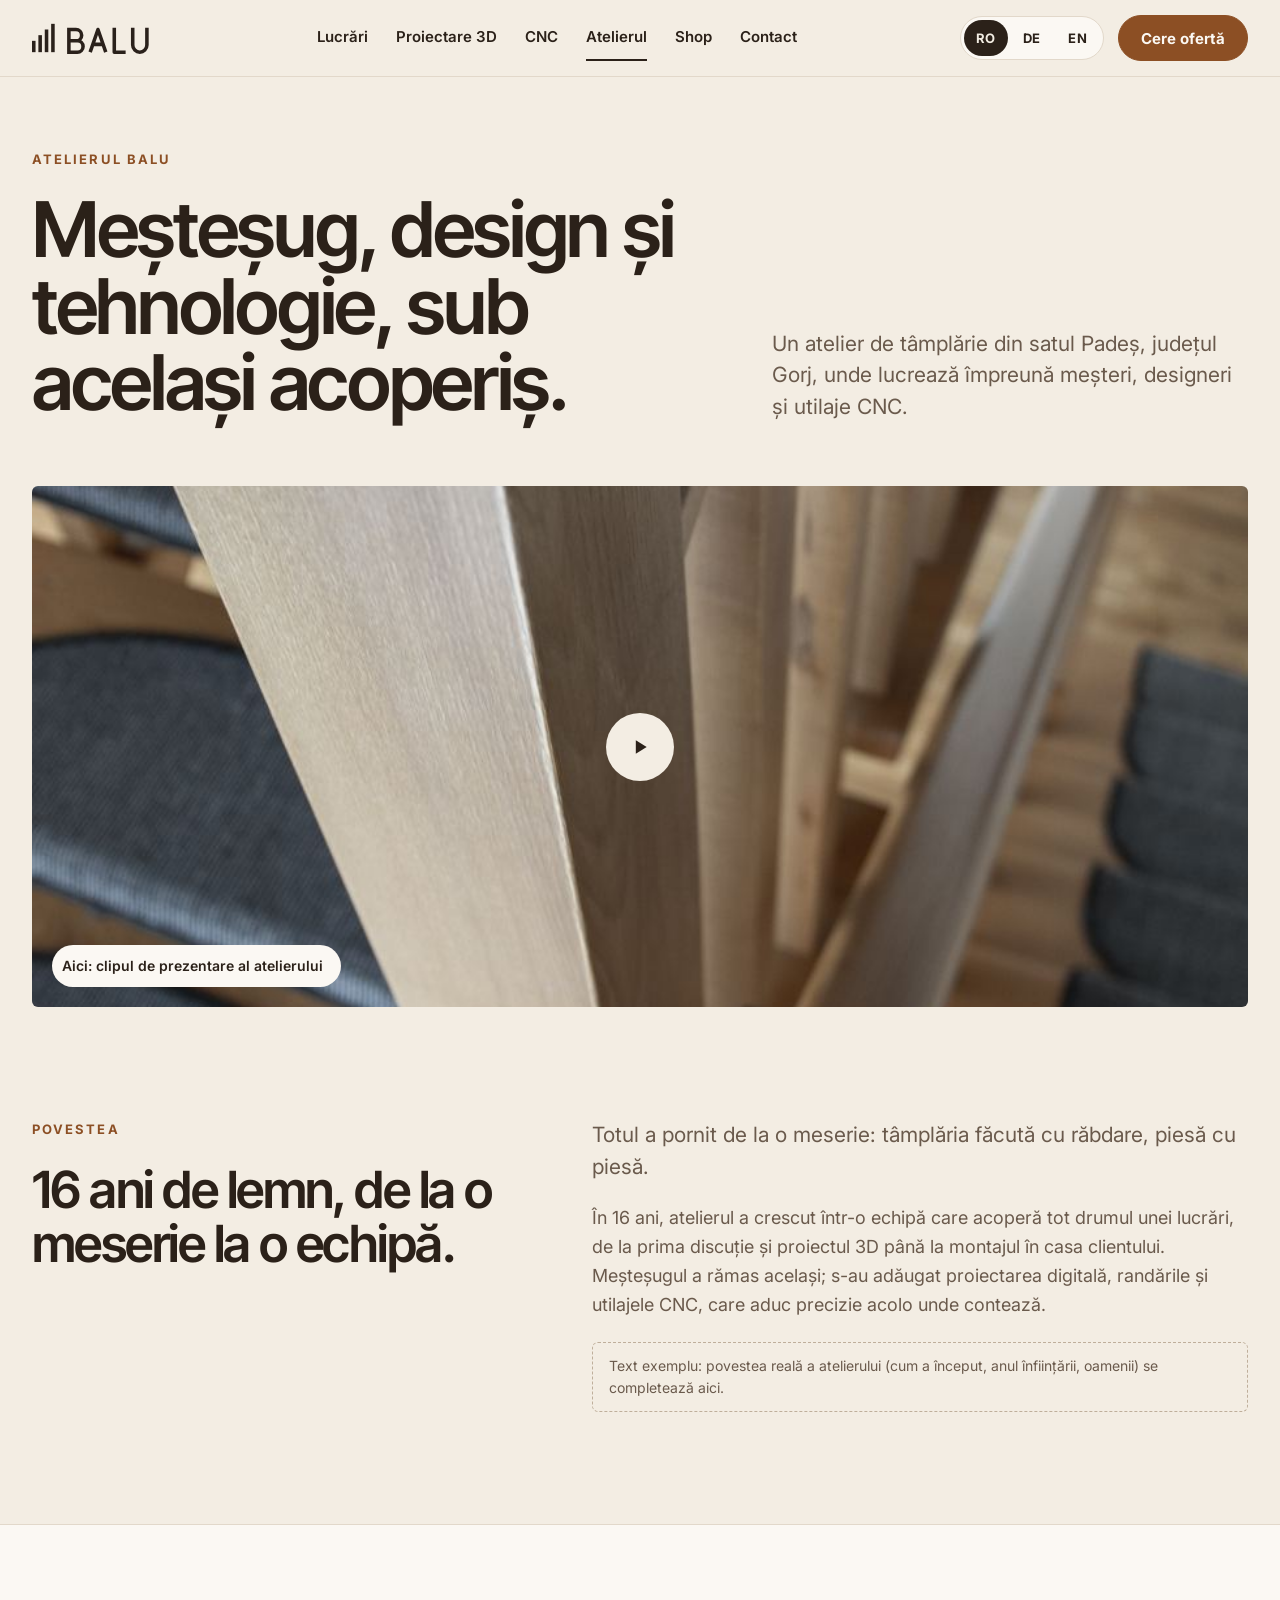
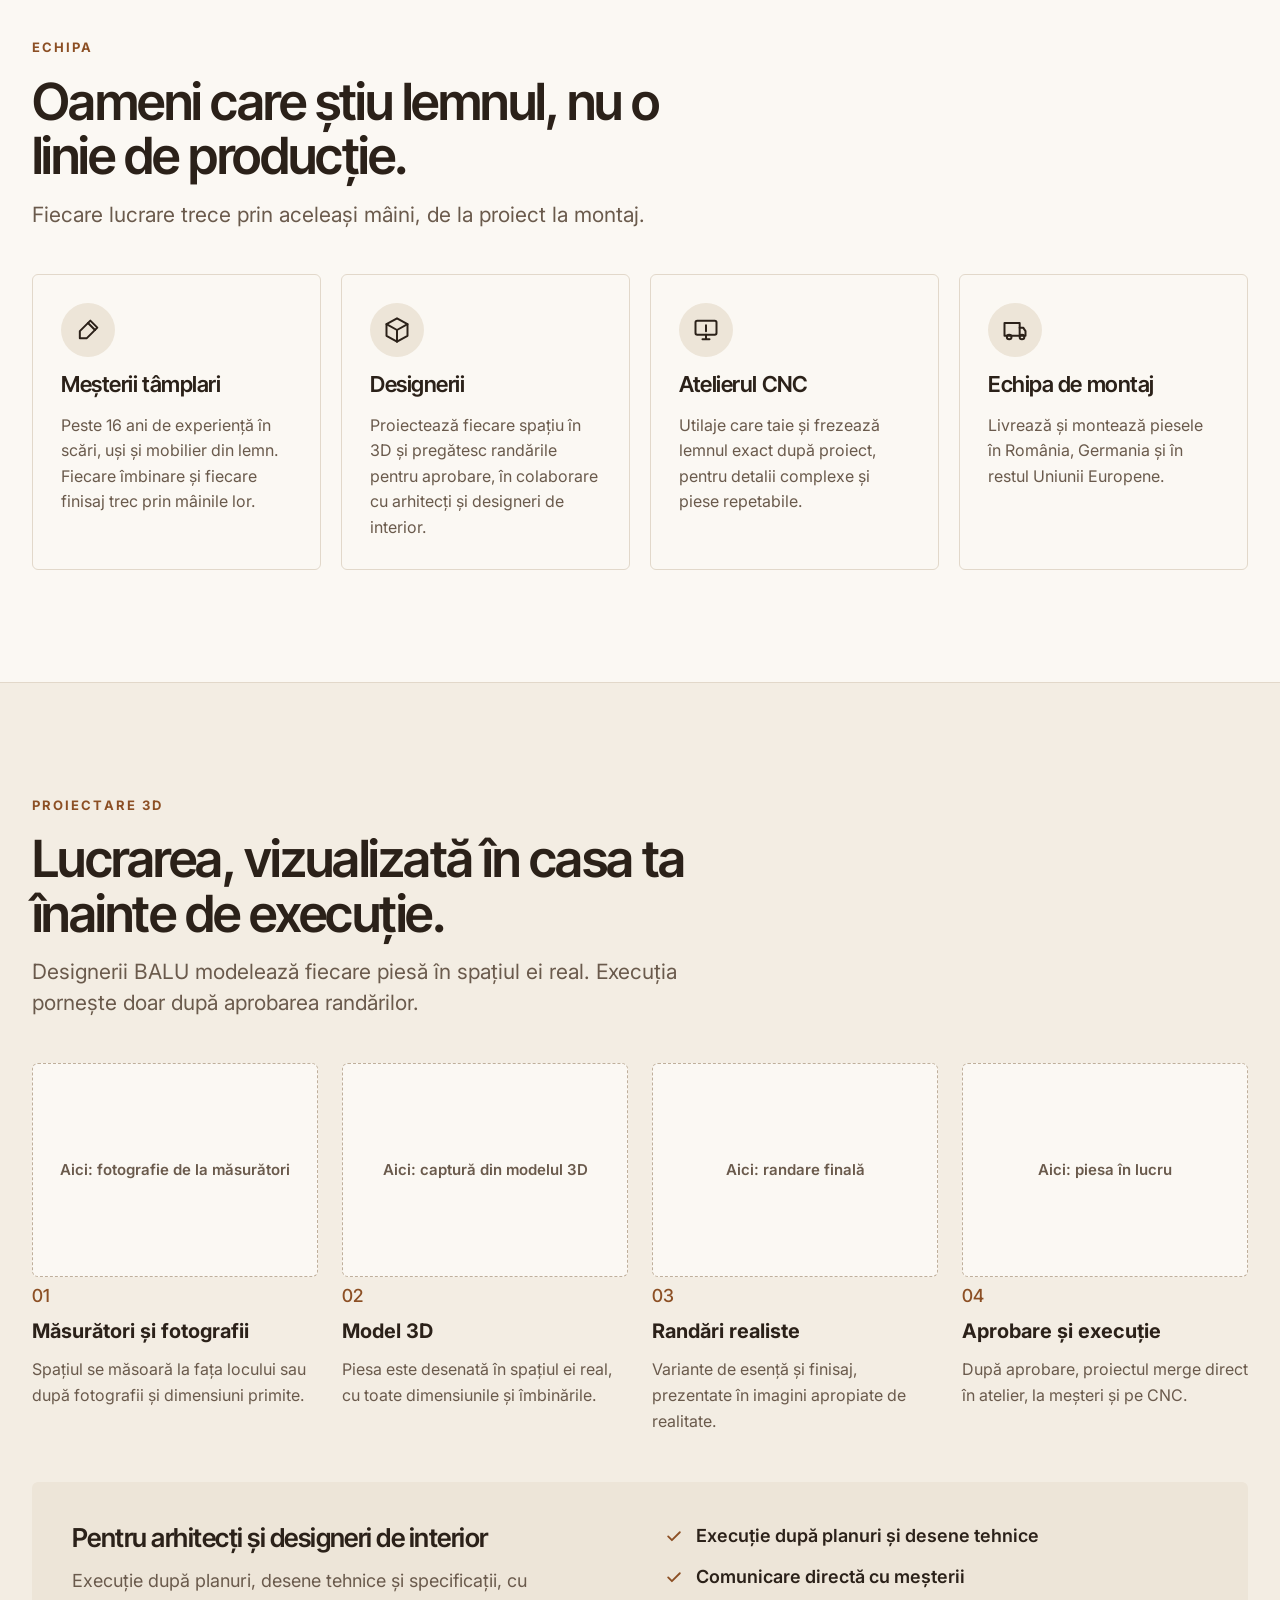
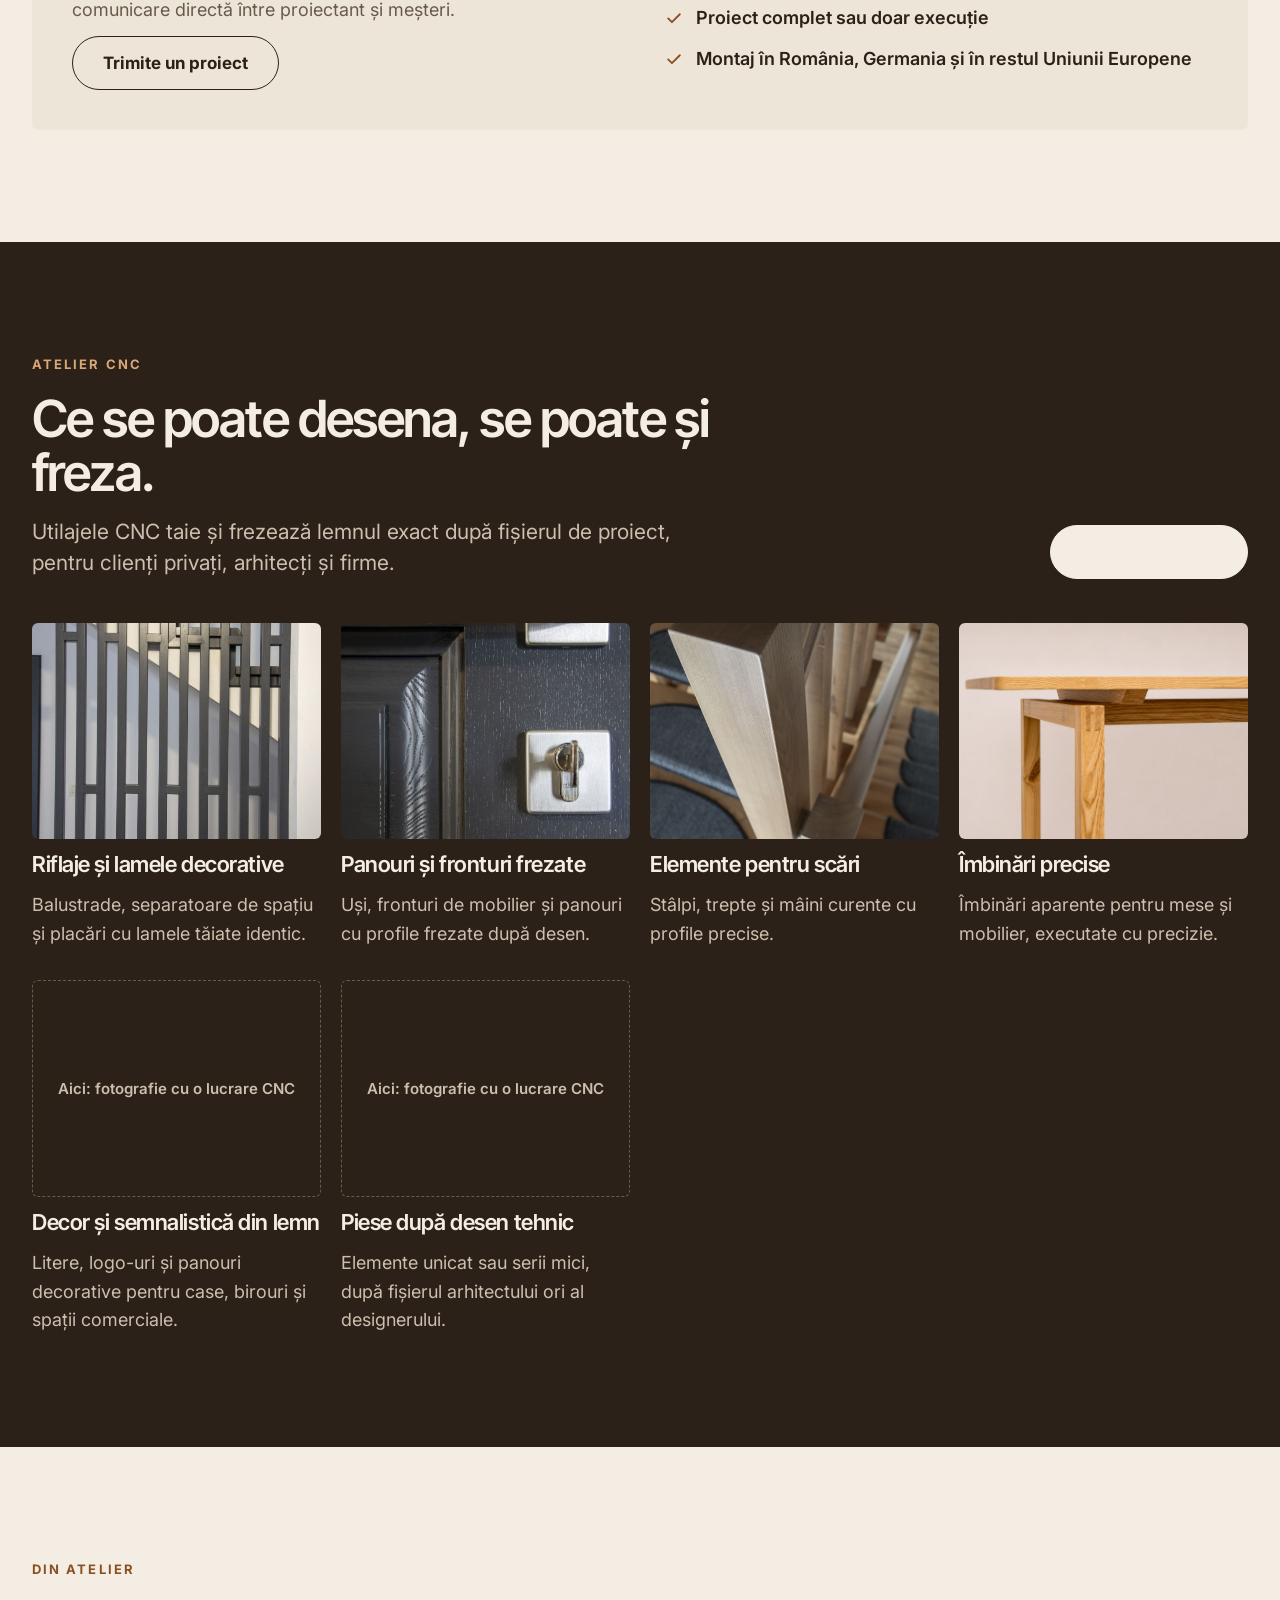
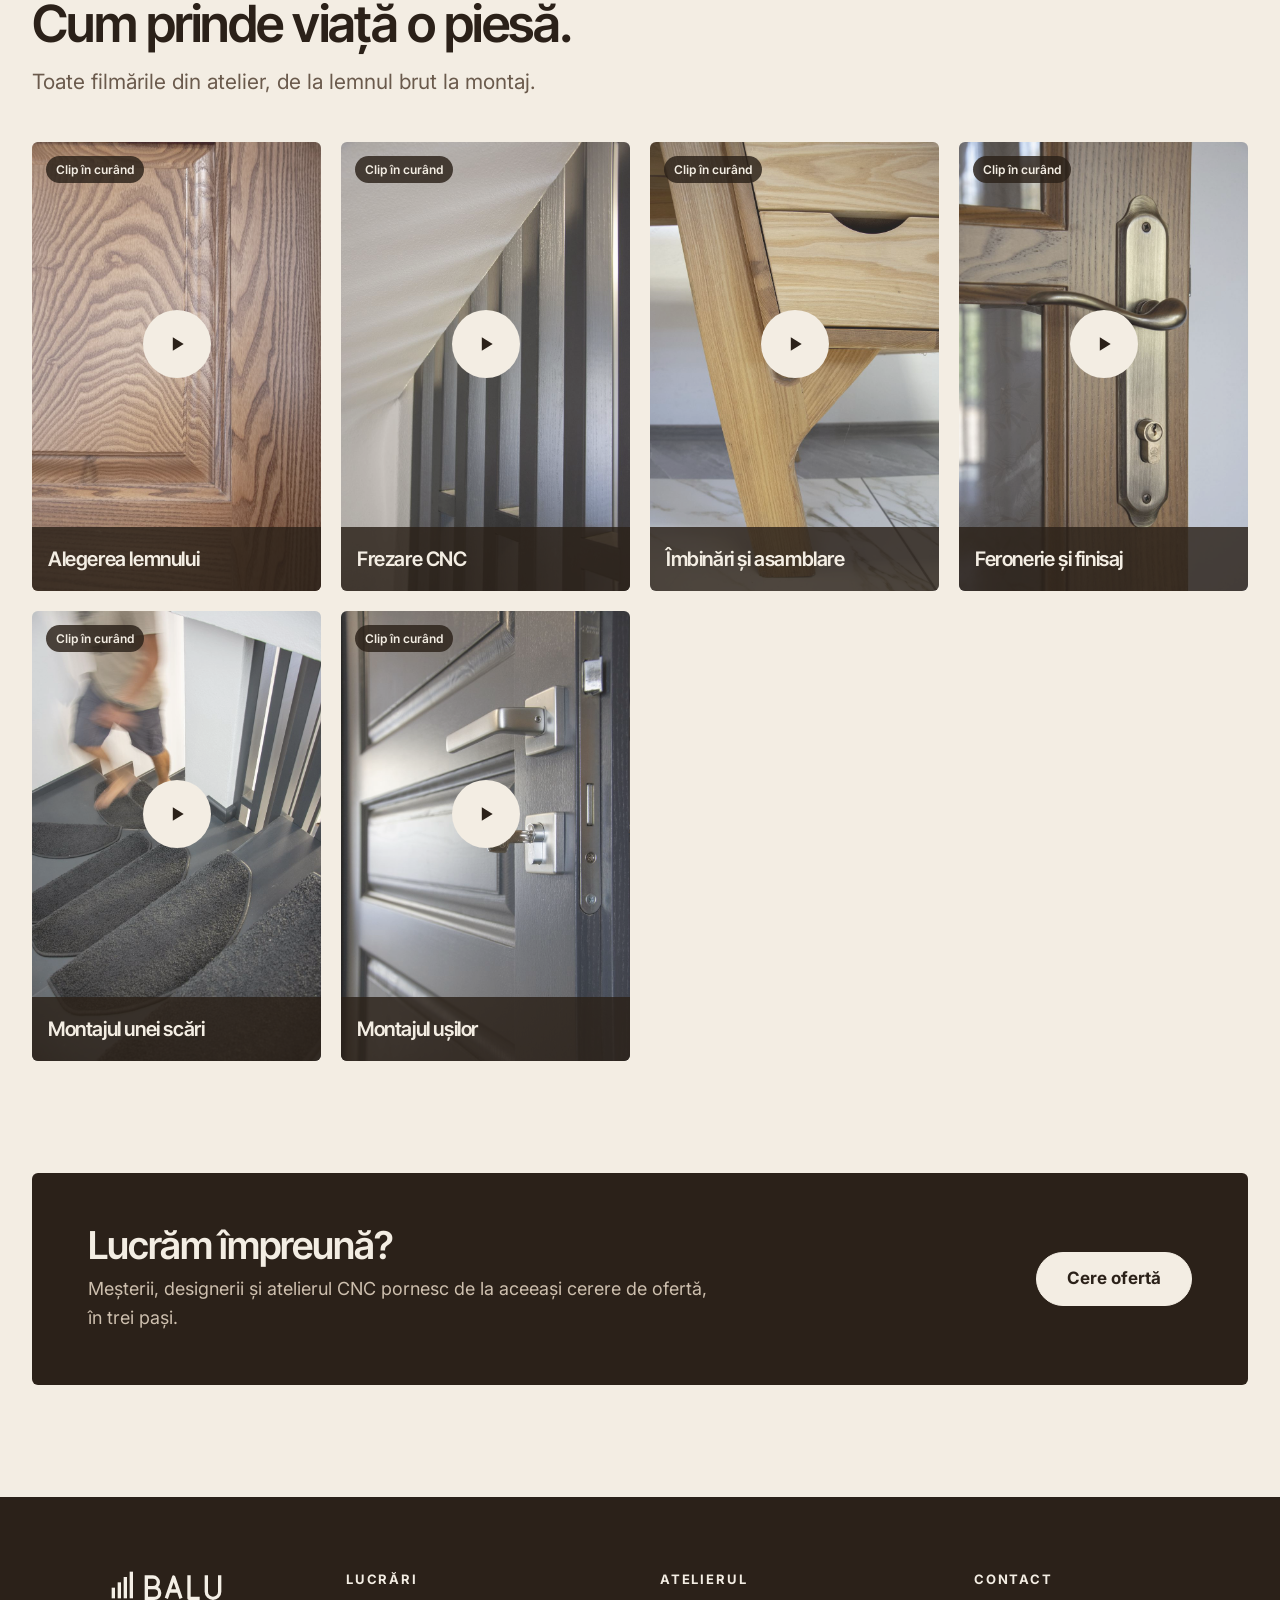
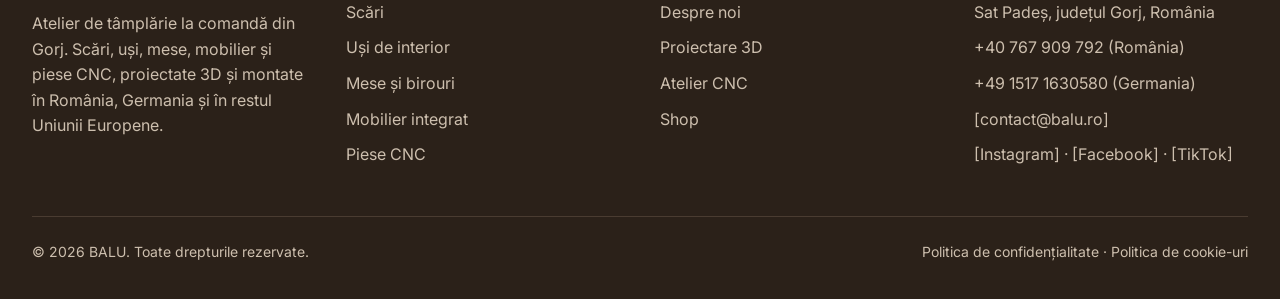
<file: atelier.html>
<!doctype html>
<html lang="ro">
<head>
<meta charset="utf-8">
<meta name="viewport" content="width=device-width, initial-scale=1">
<title>Atelierul – BALU</title>
<meta name="description" content="Atelierul BALU din Padeș, Gorj: meșteri tâmplari, designeri care proiectează 3D și utilaje CNC, sub același acoperiș.">
<meta property="og:title" content="Atelierul – BALU">
<meta property="og:description" content="Atelierul BALU din Padeș, Gorj: meșteri tâmplari, designeri care proiectează 3D și utilaje CNC, sub același acoperiș.">
<meta property="og:image" content="assets/img/hero-scari-natur.jpg">
<meta name="theme-color" content="#F3EDE3">
<link rel="icon" href="favicon.svg" type="image/svg+xml">
<link rel="preconnect" href="https://fonts.googleapis.com">
<link rel="preconnect" href="https://fonts.gstatic.com" crossorigin>
<link rel="stylesheet" href="https://fonts.googleapis.com/css2?family=Inter+Tight:wght@500;600&family=Inter:wght@400;500;600;700&display=swap">
<link rel="stylesheet" href="assets/css/style.css">
</head>
<body>
<a class="sr-only" href="#continut">Sari la conținut</a>
<header class="site-header">
  <div class="container">
    <a class="logo" href="index.html" aria-label="BALU – pagina principală"><img src="assets/img/logo-dark.svg" alt="BALU" width="172" height="48"></a>
    <nav class="nav" id="meniu" aria-label="Meniu principal"><a href="lucrari.html">Lucrări</a><a href="atelier.html#proiectare">Proiectare 3D</a><a href="atelier.html#cnc">CNC</a><a href="atelier.html" aria-current="page">Atelierul</a><a href="shop.html">Shop</a><a href="index.html#contact">Contact</a><a class="btn btn--small nav-cta" href="index.html#contact">Cere ofertă</a></nav>
    <div class="header-actions">
      <div class="lang" role="group" aria-label="Limba site-ului">
        <button type="button" data-lang="ro" aria-pressed="true">RO</button><button type="button" data-lang="de" aria-pressed="false">DE</button><button type="button" data-lang="en" aria-pressed="false">EN</button>
      </div>
      <a class="btn btn--small" href="index.html#contact">Cere ofertă</a>
      <button class="menu-toggle" type="button" aria-label="Deschide meniul" aria-expanded="false" aria-controls="meniu"><svg width="22" height="22" viewBox="0 0 24 24" fill="none" stroke="currentColor" stroke-width="1.7" stroke-linecap="round" stroke-linejoin="round" aria-hidden="true"><path d="M4 7h16M4 12h16M4 17h16"></path></svg></button>
    </div>
  </div>
</header>
<main id="continut">

<section class="hero">
  <div class="container split" style="align-items: flex-end">
    <div class="stack" style="flex: 1 1 560px"><p class="eyebrow">Atelierul BALU</p><h1 class="h1">Meșteșug, design și tehnologie, sub același acoperiș.</h1></div>
    <p class="lead" style="flex: 1 1 360px">Un atelier de tâmplărie din satul Padeș, județul Gorj, unde lucrează împreună meșteri, designeri și utilaje CNC.</p>
  </div>
</section>
<section style="padding-bottom: 112px">
  <div class="container">
    <button class="video-tile video-wide" type="button" data-video-soon aria-label="Clipul de prezentare al atelierului"><img src="assets/img/scari-natur-6.jpg" alt="" style="aspect-ratio: 21 / 9; opacity: 1"><span class="play play--big" style="position: absolute; left: 50%; top: 50%; transform: translate(-50%, -50%)"><svg width="20" height="20" viewBox="0 0 24 24" aria-hidden="true"><path d="M7 4l13 8-13 8z" fill="#2B2119"></path></svg></span><span class="badge-video" style="color: var(--ink)">Aici: clipul de prezentare al atelierului</span></button>
  </div>
</section>
<section class="section" style="padding-top: 0">
  <div class="container split" style="align-items: flex-start">
    <div class="stack" style="flex: 1 1 360px"><p class="eyebrow">Povestea</p><h2 class="h2">16 ani de lemn, de la o meserie la o echipă.</h2></div>
    <div class="stack" style="flex: 1.3 1 480px">
      <p class="lead">Totul a pornit de la o meserie: tâmplăria făcută cu răbdare, piesă cu piesă.</p>
      <p class="muted">În 16 ani, atelierul a crescut într-o echipă care acoperă tot drumul unei lucrări, de la prima discuție și proiectul 3D până la montajul în casa clientului. Meșteșugul a rămas același; s-au adăugat proiectarea digitală, randările și utilajele CNC, care aduc precizie acolo unde contează.</p>
      <p class="note">Text exemplu: povestea reală a atelierului (cum a început, anul înființării, oamenii) se completează aici.</p>
    </div>
  </div>
</section>
<section class="section section--paper">
  <div class="container">
    <div class="section-head"><div><p class="eyebrow">Echipa</p><h2 class="h2">Oameni care știu lemnul, nu o linie de producție.</h2><p class="lead">Fiecare lucrare trece prin aceleași mâini, de la proiect la montaj.</p></div></div>
    <div class="grid" style="--min: 250px; gap: 20px"><div class="team-card"><span class="ico"><svg width="28" height="28" viewBox="0 0 24 24" fill="none" stroke="currentColor" stroke-width="1.7" stroke-linecap="round" stroke-linejoin="round" aria-hidden="true"><path d="M14 4l6 6-9 9H5v-6z"></path><path d="M12 6l6 6"></path></svg></span><h3 class="h3">Meșterii tâmplari</h3><p>Peste 16 ani de experiență în scări, uși și mobilier din lemn. Fiecare îmbinare și fiecare finisaj trec prin mâinile lor.</p></div><div class="team-card"><span class="ico"><svg width="28" height="28" viewBox="0 0 24 24" fill="none" stroke="currentColor" stroke-width="1.7" stroke-linecap="round" stroke-linejoin="round" aria-hidden="true"><path d="M12 2l9 5v10l-9 5-9-5V7z"></path><path d="M12 22V12M21 7l-9 5-9-5"></path></svg></span><h3 class="h3">Designerii</h3><p>Proiectează fiecare spațiu în 3D și pregătesc randările pentru aprobare, în colaborare cu arhitecți și designeri de interior.</p></div><div class="team-card"><span class="ico"><svg width="28" height="28" viewBox="0 0 24 24" fill="none" stroke="currentColor" stroke-width="1.7" stroke-linecap="round" stroke-linejoin="round" aria-hidden="true"><rect x="3" y="4" width="18" height="12" rx="1.5"></rect><path d="M12 8v5M9 20h6M12 16v4"></path></svg></span><h3 class="h3">Atelierul CNC</h3><p>Utilaje care taie și frezează lemnul exact după proiect, pentru detalii complexe și piese repetabile.</p></div><div class="team-card"><span class="ico"><svg width="28" height="28" viewBox="0 0 24 24" fill="none" stroke="currentColor" stroke-width="1.7" stroke-linecap="round" stroke-linejoin="round" aria-hidden="true"><path d="M3 17h13V6H3z"></path><path d="M16 10h3l2 3v4h-5"></path><circle cx="7" cy="18" r="2"></circle><circle cx="18" cy="18" r="2"></circle></svg></span><h3 class="h3">Echipa de montaj</h3><p>Livrează și montează piesele în România, Germania și în restul Uniunii Europene.</p></div></div>
  </div>
</section>
<section class="section" id="proiectare">
  <div class="container">
    <div class="section-head"><div><p class="eyebrow">Proiectare 3D</p><h2 class="h2">Lucrarea, vizualizată în casa ta înainte de execuție.</h2><p class="lead">Designerii BALU modelează fiecare piesă în spațiul ei real. Execuția pornește doar după aprobarea randărilor.</p></div></div>
    <ol class="steps" style="gap: 24px"><li style="border-top: 0; padding-top: 0"><span class="media ratio-43"><span class="placeholder">Aici: fotografie de la măsurători</span></span><span class="num" style="font-size: 18px">01</span><h3>Măsurători și fotografii</h3><p>Spațiul se măsoară la fața locului sau după fotografii și dimensiuni primite.</p></li><li style="border-top: 0; padding-top: 0"><span class="media ratio-43"><span class="placeholder">Aici: captură din modelul 3D</span></span><span class="num" style="font-size: 18px">02</span><h3>Model 3D</h3><p>Piesa este desenată în spațiul ei real, cu toate dimensiunile și îmbinările.</p></li><li style="border-top: 0; padding-top: 0"><span class="media ratio-43"><span class="placeholder">Aici: randare finală</span></span><span class="num" style="font-size: 18px">03</span><h3>Randări realiste</h3><p>Variante de esență și finisaj, prezentate în imagini apropiate de realitate.</p></li><li style="border-top: 0; padding-top: 0"><span class="media ratio-43"><span class="placeholder">Aici: piesa în lucru</span></span><span class="num" style="font-size: 18px">04</span><h3>Aprobare și execuție</h3><p>După aprobare, proiectul merge direct în atelier, la meșteri și pe CNC.</p></li></ol>
    <div class="split" style="margin-top: 48px; padding: 40px; background: var(--sand); border-radius: var(--radius); gap: 24px 48px; align-items: flex-start">
      <div class="stack" style="gap: 12px; flex: 1 1 320px"><h3 class="h3" style="font-size: 26px">Pentru arhitecți și designeri de interior</h3><p class="muted">Execuție după planuri, desene tehnice și specificații, cu comunicare directă între proiectant și meșteri.</p><div><a class="btn btn--ghost" href="index.html#contact">Trimite un proiect</a></div></div>
      <ul class="checks" style="flex: 1 1 320px">
        <li><svg width="20" height="20" viewBox="0 0 24 24" fill="none" stroke="#8C4F24" stroke-width="2.2" stroke-linecap="round" stroke-linejoin="round" aria-hidden="true"><path d="M5 12.5l4.5 4.5L19 7.5"></path></svg>Execuție după planuri și desene tehnice</li>
        <li><svg width="20" height="20" viewBox="0 0 24 24" fill="none" stroke="#8C4F24" stroke-width="2.2" stroke-linecap="round" stroke-linejoin="round" aria-hidden="true"><path d="M5 12.5l4.5 4.5L19 7.5"></path></svg>Comunicare directă cu meșterii</li>
        <li><svg width="20" height="20" viewBox="0 0 24 24" fill="none" stroke="#8C4F24" stroke-width="2.2" stroke-linecap="round" stroke-linejoin="round" aria-hidden="true"><path d="M5 12.5l4.5 4.5L19 7.5"></path></svg>Proiect complet sau doar execuție</li>
        <li><svg width="20" height="20" viewBox="0 0 24 24" fill="none" stroke="#8C4F24" stroke-width="2.2" stroke-linecap="round" stroke-linejoin="round" aria-hidden="true"><path d="M5 12.5l4.5 4.5L19 7.5"></path></svg>Montaj în România, Germania și în restul Uniunii Europene</li>
      </ul>
    </div>
  </div>
</section>
<section class="section section--dark" id="cnc">
  <div class="container">
    <div class="section-head"><div><p class="eyebrow">Atelier CNC</p><h2 class="h2">Ce se poate desena, se poate și freza.</h2><p class="lead">Utilajele CNC taie și frezează lemnul exact după fișierul de proiect, pentru clienți privați, arhitecți și firme.</p></div><a class="btn btn--light" href="index.html#contact">Trimite un desen</a></div>
    <div class="grid" style="--min: 260px; gap: 32px 20px"><article class="stack" style="gap: 12px"><span class="media ratio-43"><img src="assets/img/scari-negre-cu-riflaj-2.jpg" alt="Riflaje și lamele decorative" loading="lazy"></span><h3 class="h3">Riflaje și lamele decorative</h3><p class="muted">Balustrade, separatoare de spațiu și placări cu lamele tăiate identic.</p></article><article class="stack" style="gap: 12px"><span class="media ratio-43"><img src="assets/img/usi-negre-1.jpg" alt="Panouri și fronturi frezate" loading="lazy"></span><h3 class="h3">Panouri și fronturi frezate</h3><p class="muted">Uși, fronturi de mobilier și panouri cu profile frezate după desen.</p></article><article class="stack" style="gap: 12px"><span class="media ratio-43"><img src="assets/img/scari-natur-6.jpg" alt="Elemente pentru scări" loading="lazy"></span><h3 class="h3">Elemente pentru scări</h3><p class="muted">Stâlpi, trepte și mâini curente cu profile precise.</p></article><article class="stack" style="gap: 12px"><span class="media ratio-43"><img src="assets/img/masa-2.jpg" alt="Îmbinări precise" loading="lazy"></span><h3 class="h3">Îmbinări precise</h3><p class="muted">Îmbinări aparente pentru mese și mobilier, executate cu precizie.</p></article><article class="stack" style="gap: 12px"><span class="media ratio-43"><span class="placeholder">Aici: fotografie cu o lucrare CNC</span></span><h3 class="h3">Decor și semnalistică din lemn</h3><p class="muted">Litere, logo-uri și panouri decorative pentru case, birouri și spații comerciale.</p></article><article class="stack" style="gap: 12px"><span class="media ratio-43"><span class="placeholder">Aici: fotografie cu o lucrare CNC</span></span><h3 class="h3">Piese după desen tehnic</h3><p class="muted">Elemente unicat sau serii mici, după fișierul arhitectului ori al designerului.</p></article></div>
  </div>
</section>
<section class="section" id="clipuri">
  <div class="container">
    <div class="section-head"><div><p class="eyebrow">Din atelier</p><h2 class="h2">Cum prinde viață o piesă.</h2><p class="lead">Toate filmările din atelier, de la lemnul brut la montaj.</p></div></div>
    <div class="grid" style="--min: 240px; gap: 20px"><button class="video-tile" type="button" data-video-soon aria-label="Clip: Alegerea lemnului"><img src="assets/img/usi-natur-3.jpg" alt="" loading="lazy"><span class="soon">Clip în curând</span><span class="play play--big"><svg width="20" height="20" viewBox="0 0 24 24" aria-hidden="true"><path d="M7 4l13 8-13 8z" fill="#2B2119"></path></svg></span><span class="cap"><span>Alegerea lemnului</span></span></button><button class="video-tile" type="button" data-video-soon aria-label="Clip: Frezare CNC"><img src="assets/img/scari-negre-cu-riflaj-7.jpg" alt="" loading="lazy"><span class="soon">Clip în curând</span><span class="play play--big"><svg width="20" height="20" viewBox="0 0 24 24" aria-hidden="true"><path d="M7 4l13 8-13 8z" fill="#2B2119"></path></svg></span><span class="cap"><span>Frezare CNC</span></span></button><button class="video-tile" type="button" data-video-soon aria-label="Clip: Îmbinări și asamblare"><img src="assets/img/dsc-3339.jpg" alt="" loading="lazy"><span class="soon">Clip în curând</span><span class="play play--big"><svg width="20" height="20" viewBox="0 0 24 24" aria-hidden="true"><path d="M7 4l13 8-13 8z" fill="#2B2119"></path></svg></span><span class="cap"><span>Îmbinări și asamblare</span></span></button><button class="video-tile" type="button" data-video-soon aria-label="Clip: Feronerie și finisaj"><img src="assets/img/usi-natur-1.jpg" alt="" loading="lazy"><span class="soon">Clip în curând</span><span class="play play--big"><svg width="20" height="20" viewBox="0 0 24 24" aria-hidden="true"><path d="M7 4l13 8-13 8z" fill="#2B2119"></path></svg></span><span class="cap"><span>Feronerie și finisaj</span></span></button><button class="video-tile" type="button" data-video-soon aria-label="Clip: Montajul unei scări"><img src="assets/img/scari-negre-cu-riflaj-6.jpg" alt="" loading="lazy"><span class="soon">Clip în curând</span><span class="play play--big"><svg width="20" height="20" viewBox="0 0 24 24" aria-hidden="true"><path d="M7 4l13 8-13 8z" fill="#2B2119"></path></svg></span><span class="cap"><span>Montajul unei scări</span></span></button><button class="video-tile" type="button" data-video-soon aria-label="Clip: Montajul ușilor"><img src="assets/img/usi-negre-5.jpg" alt="" loading="lazy"><span class="soon">Clip în curând</span><span class="play play--big"><svg width="20" height="20" viewBox="0 0 24 24" aria-hidden="true"><path d="M7 4l13 8-13 8z" fill="#2B2119"></path></svg></span><span class="cap"><span>Montajul ușilor</span></span></button></div>
  </div>
</section>
<section class="section" style="padding-top: 0"><div class="container"><div class="cta-band"><div><h2 class="h2" style="font-size: clamp(28px, 3vw, 40px)">Lucrăm împreună?</h2><p>Meșterii, designerii și atelierul CNC pornesc de la aceeași cerere de ofertă, în trei pași.</p></div><a class="btn btn--light" href="index.html#contact">Cere ofertă</a></div></div></section>
</main>
<footer class="site-footer">
  <div class="container">
    <div class="footer-grid">
      <div>
        <img src="assets/img/logo-light.svg" alt="BALU" width="150" height="42" style="height: 32px; width: auto">
        <p>Atelier de tâmplărie la comandă din Gorj. Scări, uși, mese, mobilier și piese CNC, proiectate 3D și montate în România, Germania și în restul Uniunii Europene.</p>
      </div>
      <nav aria-label="Lucrări">
        <span class="head">Lucrări</span>
        <a href="lucrari.html#scari">Scări</a><a href="lucrari.html#usi">Uși de interior</a><a href="lucrari.html#mese-birouri">Mese și birouri</a><a href="lucrari.html#mobilier-integrat">Mobilier integrat</a><a href="lucrari.html#piese-cnc">Piese CNC</a>
      </nav>
      <nav aria-label="Atelierul">
        <span class="head">Atelierul</span>
        <a href="atelier.html">Despre noi</a><a href="atelier.html#proiectare">Proiectare 3D</a><a href="atelier.html#cnc">Atelier CNC</a><a href="shop.html">Shop</a>
      </nav>
      <div>
        <span class="head">Contact</span>
        <span>Sat Padeș, județul Gorj, România</span>
        <a href="tel:+40767909792">+40 767 909 792 (România)</a>
        <a href="tel:+4915171630580">+49 1517 1630580 (Germania)</a>
        <span>[contact@balu.ro]</span>
        <span>[Instagram] · [Facebook] · [TikTok]</span>
      </div>
    </div>
    <div class="footer-bottom">
      <span>© <span data-year>2026</span> BALU. Toate drepturile rezervate.</span>
      <span>Politica de confidențialitate · Politica de cookie-uri</span>
    </div>
  </div>
</footer>
<script src="assets/js/main.js" defer></script>
</body>
</html>
</file>
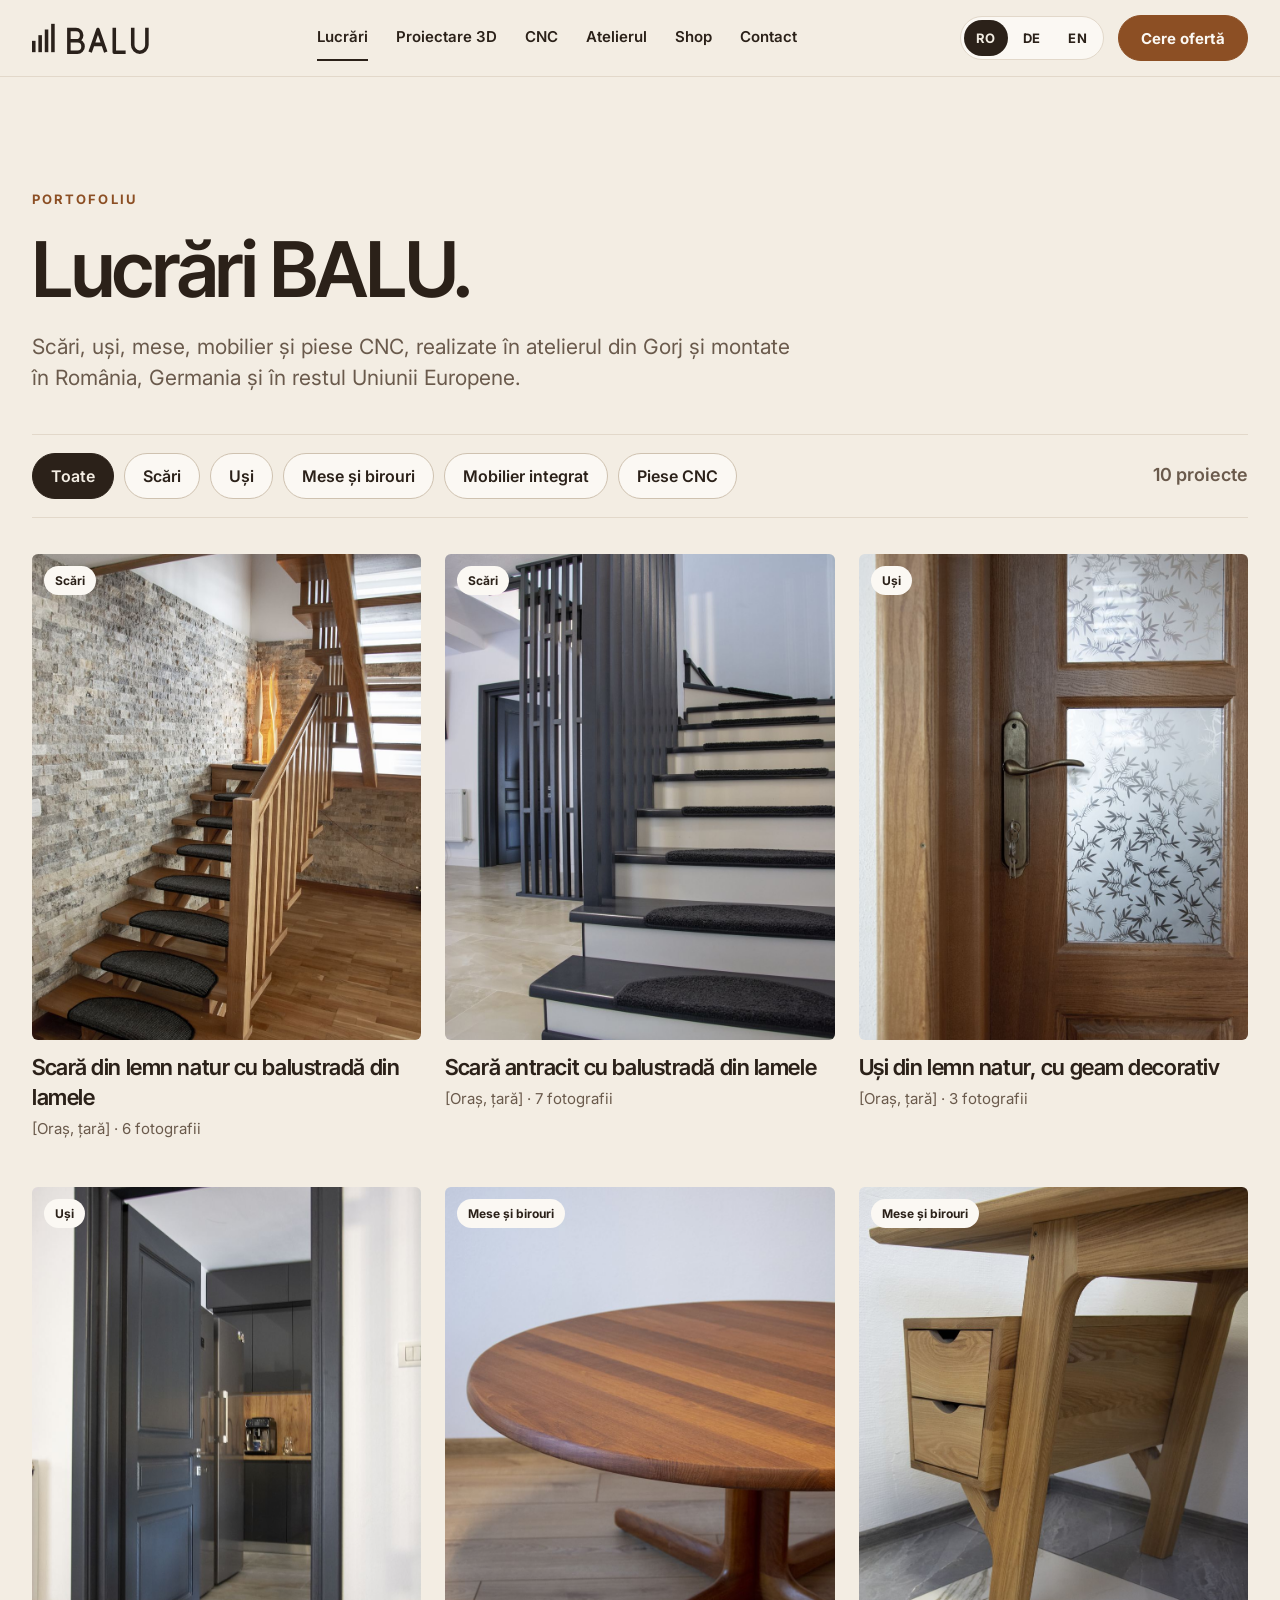
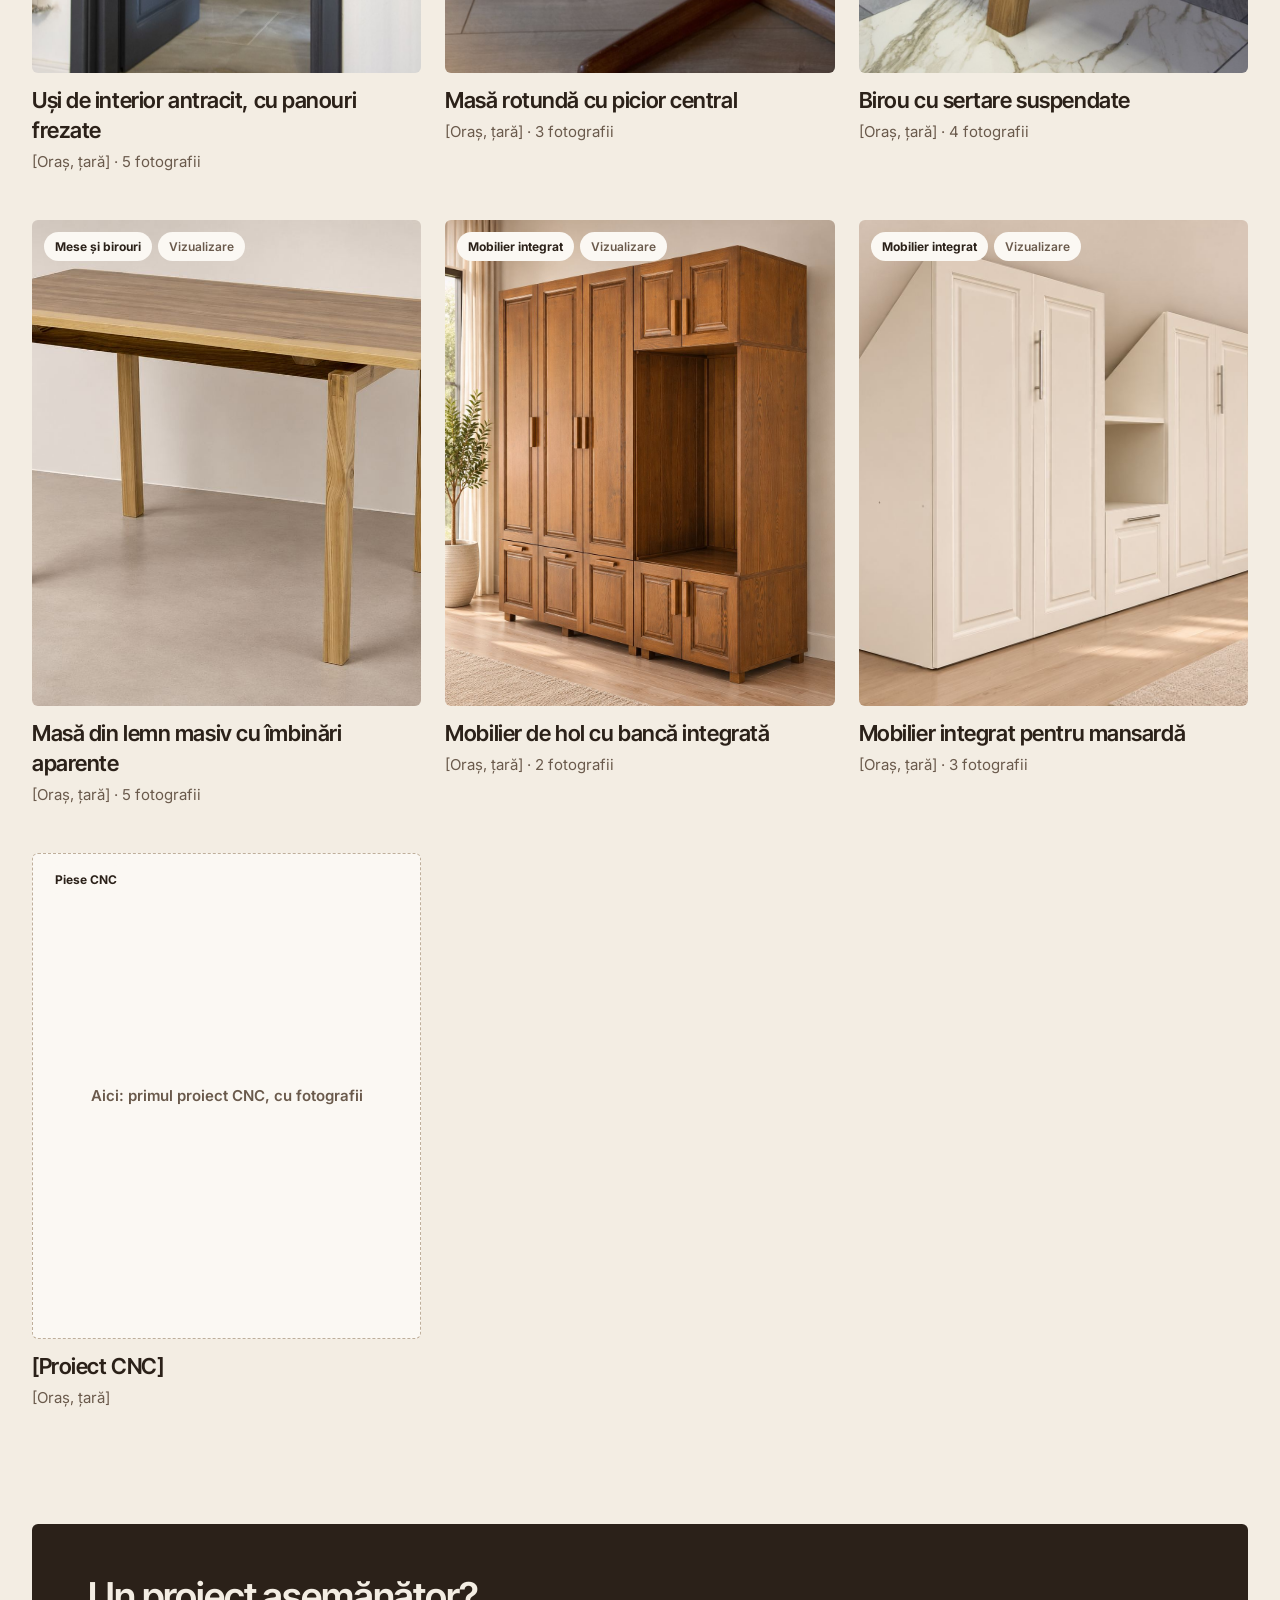
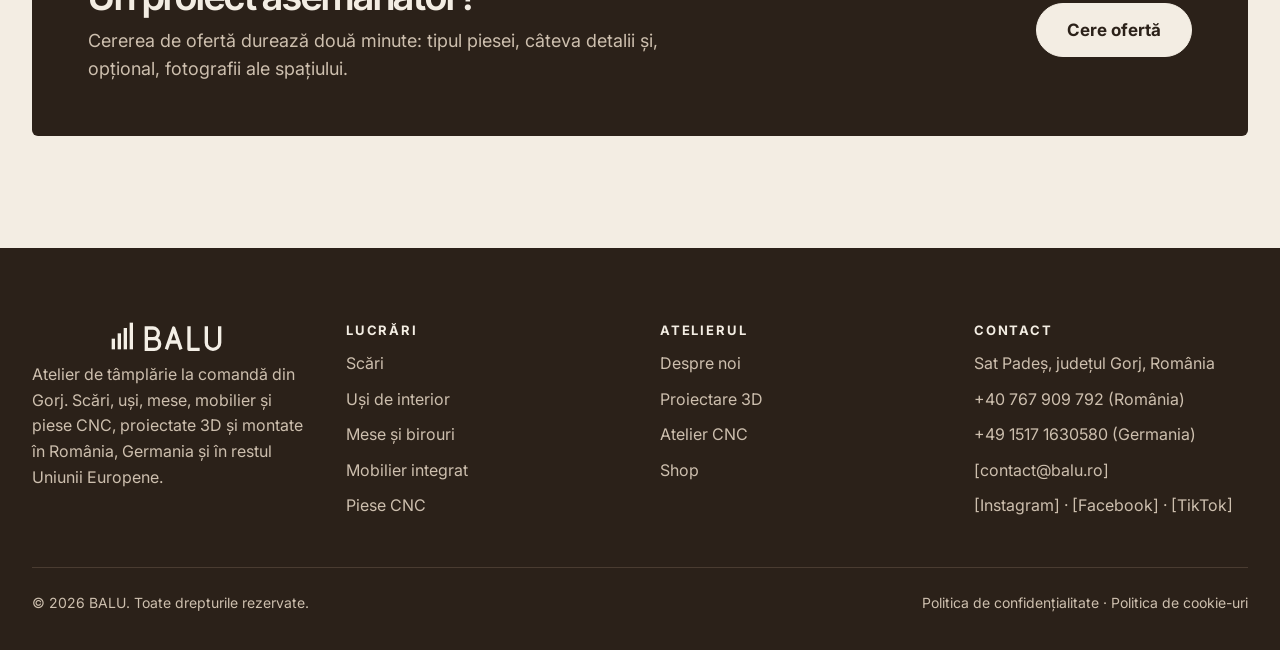
<file: lucrari.html>
<!doctype html>
<html lang="ro">
<head>
<meta charset="utf-8">
<meta name="viewport" content="width=device-width, initial-scale=1">
<title>Lucrări – BALU</title>
<meta name="description" content="Portofoliu BALU: scări, uși, mese, mobilier integrat și piese CNC, montate în România, Germania și în restul Uniunii Europene.">
<meta property="og:title" content="Lucrări – BALU">
<meta property="og:description" content="Portofoliu BALU: scări, uși, mese, mobilier integrat și piese CNC, montate în România, Germania și în restul Uniunii Europene.">
<meta property="og:image" content="assets/img/hero-scari-natur.jpg">
<meta name="theme-color" content="#F3EDE3">
<link rel="icon" href="favicon.svg" type="image/svg+xml">
<link rel="preconnect" href="https://fonts.googleapis.com">
<link rel="preconnect" href="https://fonts.gstatic.com" crossorigin>
<link rel="stylesheet" href="https://fonts.googleapis.com/css2?family=Inter+Tight:wght@500;600&family=Inter:wght@400;500;600;700&display=swap">
<link rel="stylesheet" href="assets/css/style.css">
</head>
<body>
<a class="sr-only" href="#continut">Sari la conținut</a>
<header class="site-header">
  <div class="container">
    <a class="logo" href="index.html" aria-label="BALU – pagina principală"><img src="assets/img/logo-dark.svg" alt="BALU" width="172" height="48"></a>
    <nav class="nav" id="meniu" aria-label="Meniu principal"><a href="lucrari.html" aria-current="page">Lucrări</a><a href="atelier.html#proiectare">Proiectare 3D</a><a href="atelier.html#cnc">CNC</a><a href="atelier.html">Atelierul</a><a href="shop.html">Shop</a><a href="index.html#contact">Contact</a><a class="btn btn--small nav-cta" href="index.html#contact">Cere ofertă</a></nav>
    <div class="header-actions">
      <div class="lang" role="group" aria-label="Limba site-ului">
        <button type="button" data-lang="ro" aria-pressed="true">RO</button><button type="button" data-lang="de" aria-pressed="false">DE</button><button type="button" data-lang="en" aria-pressed="false">EN</button>
      </div>
      <a class="btn btn--small" href="index.html#contact">Cere ofertă</a>
      <button class="menu-toggle" type="button" aria-label="Deschide meniul" aria-expanded="false" aria-controls="meniu"><svg width="22" height="22" viewBox="0 0 24 24" fill="none" stroke="currentColor" stroke-width="1.7" stroke-linecap="round" stroke-linejoin="round" aria-hidden="true"><path d="M4 7h16M4 12h16M4 17h16"></path></svg></button>
    </div>
  </div>
</header>
<main id="continut">

<section class="section" style="padding-bottom: 40px">
  <div class="container stack">
    <p class="eyebrow">Portofoliu</p>
    <h1 class="h1">Lucrări BALU.</h1>
    <p class="lead" style="max-width: 760px">Scări, uși, mese, mobilier și piese CNC, realizate în atelierul din Gorj și montate în România, Germania și în restul Uniunii Europene.</p>
  </div>
</section>
<section class="section" style="padding-top: 0">
  <div class="container">
    <div class="filter-bar"><div class="chips" role="group" aria-label="Filtrează după categorie" data-filter-group="#proiecte"><button class="chip" type="button" data-filter="all" data-slug="" aria-pressed="true">Toate</button><button class="chip" type="button" data-filter="Scări" data-slug="scari" aria-pressed="false">Scări</button><button class="chip" type="button" data-filter="Uși" data-slug="usi" aria-pressed="false">Uși</button><button class="chip" type="button" data-filter="Mese și birouri" data-slug="mese-birouri" aria-pressed="false">Mese și birouri</button><button class="chip" type="button" data-filter="Mobilier integrat" data-slug="mobilier-integrat" aria-pressed="false">Mobilier integrat</button><button class="chip" type="button" data-filter="Piese CNC" data-slug="piese-cnc" aria-pressed="false">Piese CNC</button></div><span class="muted" style="font-weight: 600" data-filter-count aria-live="polite">10 proiecte</span></div>
    <div class="grid" id="proiecte" style="--min: 320px; gap: 44px 24px"><a class="card-link" href="proiect-scara-lemn-natur.html" data-cat="Scări"><span class="media ratio-45"><img src="assets/img/scari-natur-7.jpg" alt="Scară din lemn natur cu balustradă din lamele" loading="lazy"><span class="tags"><span class="tag">Scări</span></span></span><span><span class="card-title">Scară din lemn natur cu balustradă din lamele</span><br><span class="card-meta">[Oraș, țară] · 6 fotografii</span></span></a><a class="card-link" href="proiect-scara-lemn-natur.html" data-cat="Scări"><span class="media ratio-45"><img src="assets/img/scari-negre-cu-riflaj-4.jpg" alt="Scară antracit cu balustradă din lamele" loading="lazy"><span class="tags"><span class="tag">Scări</span></span></span><span><span class="card-title">Scară antracit cu balustradă din lamele</span><br><span class="card-meta">[Oraș, țară] · 7 fotografii</span></span></a><a class="card-link" href="proiect-scara-lemn-natur.html" data-cat="Uși"><span class="media ratio-45"><img src="assets/img/usi-natur-2.jpg" alt="Uși din lemn natur, cu geam decorativ" loading="lazy"><span class="tags"><span class="tag">Uși</span></span></span><span><span class="card-title">Uși din lemn natur, cu geam decorativ</span><br><span class="card-meta">[Oraș, țară] · 3 fotografii</span></span></a><a class="card-link" href="proiect-scara-lemn-natur.html" data-cat="Uși"><span class="media ratio-45"><img src="assets/img/usi-negre-2.jpg" alt="Uși de interior antracit, cu panouri frezate" loading="lazy"><span class="tags"><span class="tag">Uși</span></span></span><span><span class="card-title">Uși de interior antracit, cu panouri frezate</span><br><span class="card-meta">[Oraș, țară] · 5 fotografii</span></span></a><a class="card-link" href="proiect-scara-lemn-natur.html" data-cat="Mese și birouri"><span class="media ratio-45"><img src="assets/img/masa-rotunda-1.jpg" alt="Masă rotundă cu picior central" loading="lazy"><span class="tags"><span class="tag">Mese și birouri</span></span></span><span><span class="card-title">Masă rotundă cu picior central</span><br><span class="card-meta">[Oraș, țară] · 3 fotografii</span></span></a><a class="card-link" href="proiect-scara-lemn-natur.html" data-cat="Mese și birouri"><span class="media ratio-45"><img src="assets/img/dsc-3327.jpg" alt="Birou cu sertare suspendate" loading="lazy"><span class="tags"><span class="tag">Mese și birouri</span></span></span><span><span class="card-title">Birou cu sertare suspendate</span><br><span class="card-meta">[Oraș, țară] · 4 fotografii</span></span></a><a class="card-link" href="proiect-scara-lemn-natur.html" data-cat="Mese și birouri"><span class="media ratio-45"><img src="assets/img/masa-5.jpg" alt="Masă din lemn masiv cu îmbinări aparente" loading="lazy"><span class="tags"><span class="tag">Mese și birouri</span><span class="tag tag--muted" title="Piesă reală, prezentată într-un ambient vizualizat digital">Vizualizare</span></span></span><span><span class="card-title">Masă din lemn masiv cu îmbinări aparente</span><br><span class="card-meta">[Oraș, țară] · 5 fotografii</span></span></a><a class="card-link" href="proiect-scara-lemn-natur.html" data-cat="Mobilier integrat"><span class="media ratio-45"><img src="assets/img/intrare-jorgen-2.jpg" alt="Mobilier de hol cu bancă integrată" loading="lazy"><span class="tags"><span class="tag">Mobilier integrat</span><span class="tag tag--muted" title="Piesă reală, prezentată într-un ambient vizualizat digital">Vizualizare</span></span></span><span><span class="card-title">Mobilier de hol cu bancă integrată</span><br><span class="card-meta">[Oraș, țară] · 2 fotografii</span></span></a><a class="card-link" href="proiect-scara-lemn-natur.html" data-cat="Mobilier integrat"><span class="media ratio-45"><img src="assets/img/mansarda-jorgen-1.jpg" alt="Mobilier integrat pentru mansardă" loading="lazy"><span class="tags"><span class="tag">Mobilier integrat</span><span class="tag tag--muted" title="Piesă reală, prezentată într-un ambient vizualizat digital">Vizualizare</span></span></span><span><span class="card-title">Mobilier integrat pentru mansardă</span><br><span class="card-meta">[Oraș, țară] · 3 fotografii</span></span></a><a class="card-link" href="proiect-scara-lemn-natur.html" data-cat="Piese CNC"><span class="media ratio-45"><span class="placeholder">Aici: primul proiect CNC, cu fotografii</span><span class="tags"><span class="tag">Piese CNC</span></span></span><span><span class="card-title">[Proiect CNC]</span><br><span class="card-meta">[Oraș, țară]</span></span></a></div>
  </div>
</section>
<section class="section" style="padding-top: 0"><div class="container"><div class="cta-band"><div><h2 class="h2" style="font-size: clamp(28px, 3vw, 40px)">Un proiect asemănător?</h2><p>Cererea de ofertă durează două minute: tipul piesei, câteva detalii și, opțional, fotografii ale spațiului.</p></div><a class="btn btn--light" href="index.html#contact">Cere ofertă</a></div></div></section>
</main>
<footer class="site-footer">
  <div class="container">
    <div class="footer-grid">
      <div>
        <img src="assets/img/logo-light.svg" alt="BALU" width="150" height="42" style="height: 32px; width: auto">
        <p>Atelier de tâmplărie la comandă din Gorj. Scări, uși, mese, mobilier și piese CNC, proiectate 3D și montate în România, Germania și în restul Uniunii Europene.</p>
      </div>
      <nav aria-label="Lucrări">
        <span class="head">Lucrări</span>
        <a href="lucrari.html#scari">Scări</a><a href="lucrari.html#usi">Uși de interior</a><a href="lucrari.html#mese-birouri">Mese și birouri</a><a href="lucrari.html#mobilier-integrat">Mobilier integrat</a><a href="lucrari.html#piese-cnc">Piese CNC</a>
      </nav>
      <nav aria-label="Atelierul">
        <span class="head">Atelierul</span>
        <a href="atelier.html">Despre noi</a><a href="atelier.html#proiectare">Proiectare 3D</a><a href="atelier.html#cnc">Atelier CNC</a><a href="shop.html">Shop</a>
      </nav>
      <div>
        <span class="head">Contact</span>
        <span>Sat Padeș, județul Gorj, România</span>
        <a href="tel:+40767909792">+40 767 909 792 (România)</a>
        <a href="tel:+4915171630580">+49 1517 1630580 (Germania)</a>
        <span>[contact@balu.ro]</span>
        <span>[Instagram] · [Facebook] · [TikTok]</span>
      </div>
    </div>
    <div class="footer-bottom">
      <span>© <span data-year>2026</span> BALU. Toate drepturile rezervate.</span>
      <span>Politica de confidențialitate · Politica de cookie-uri</span>
    </div>
  </div>
</footer>
<script src="assets/js/main.js" defer></script>
</body>
</html>
</file>
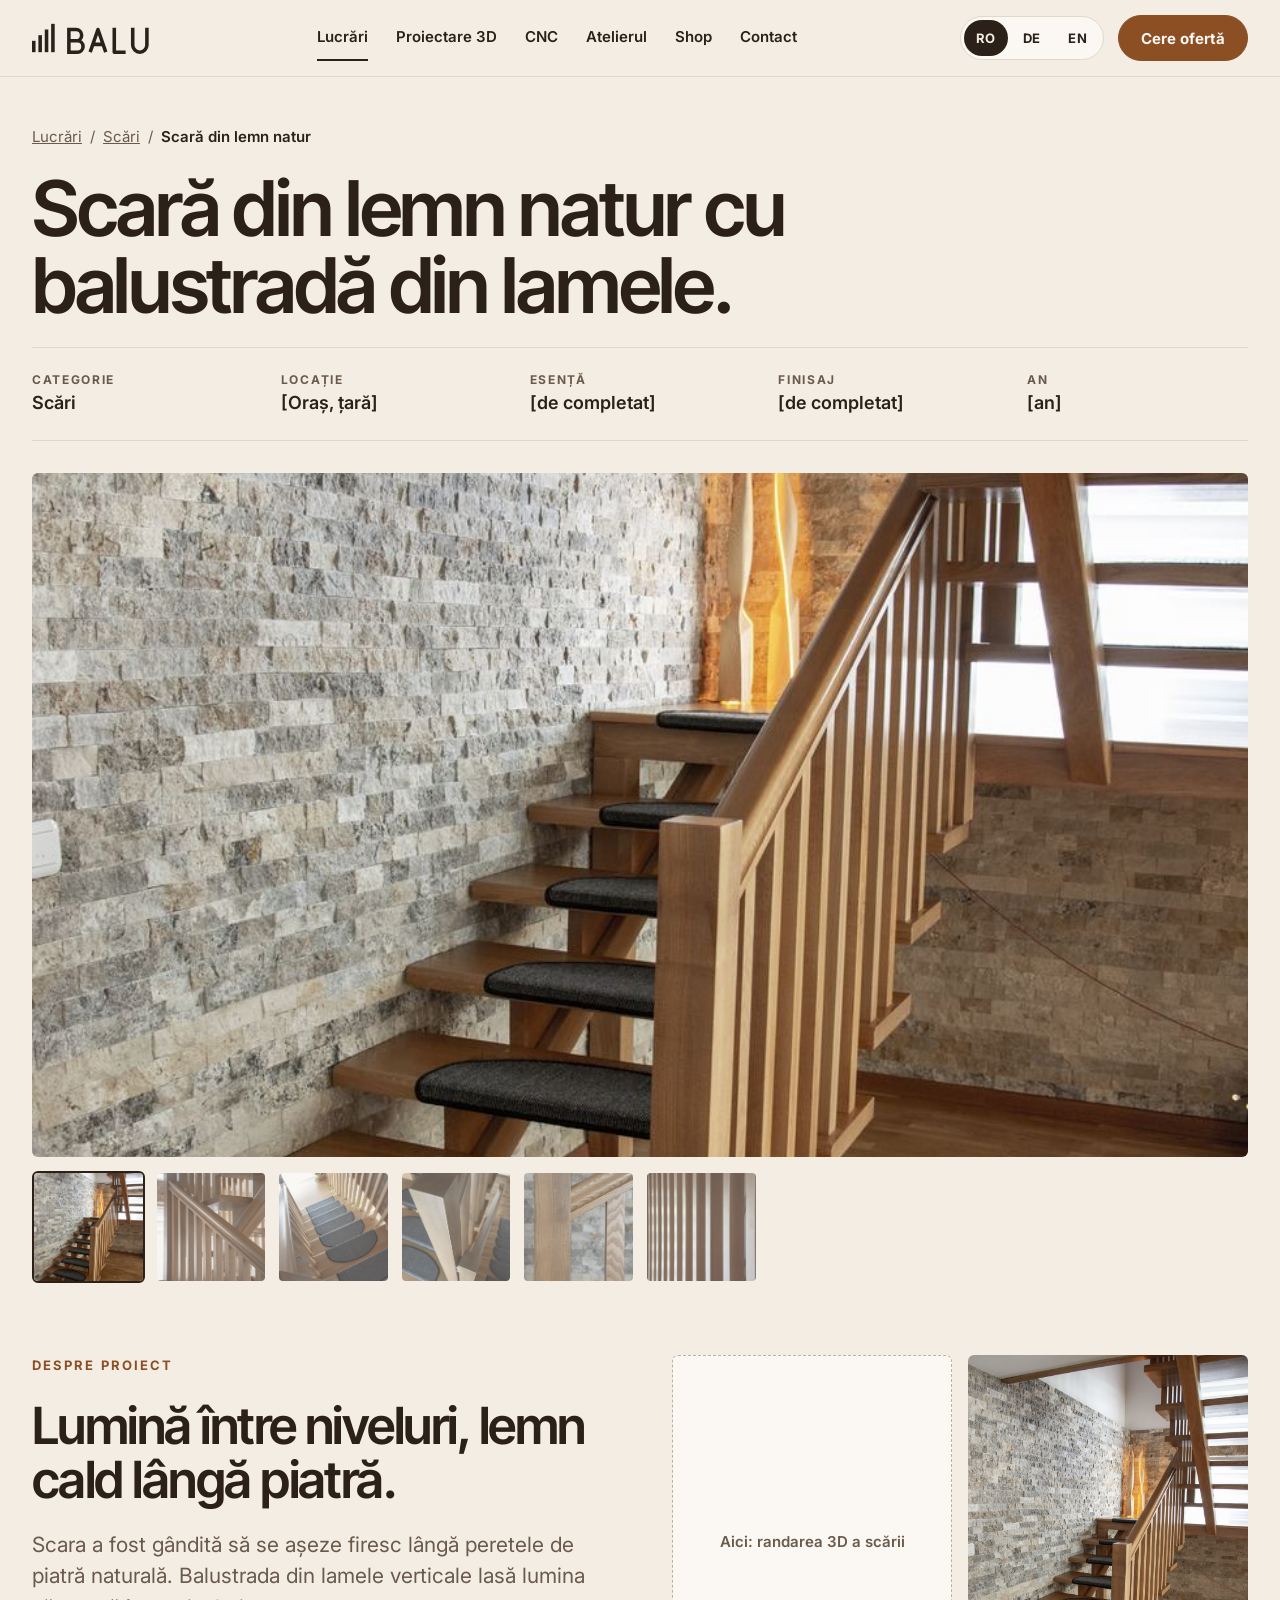
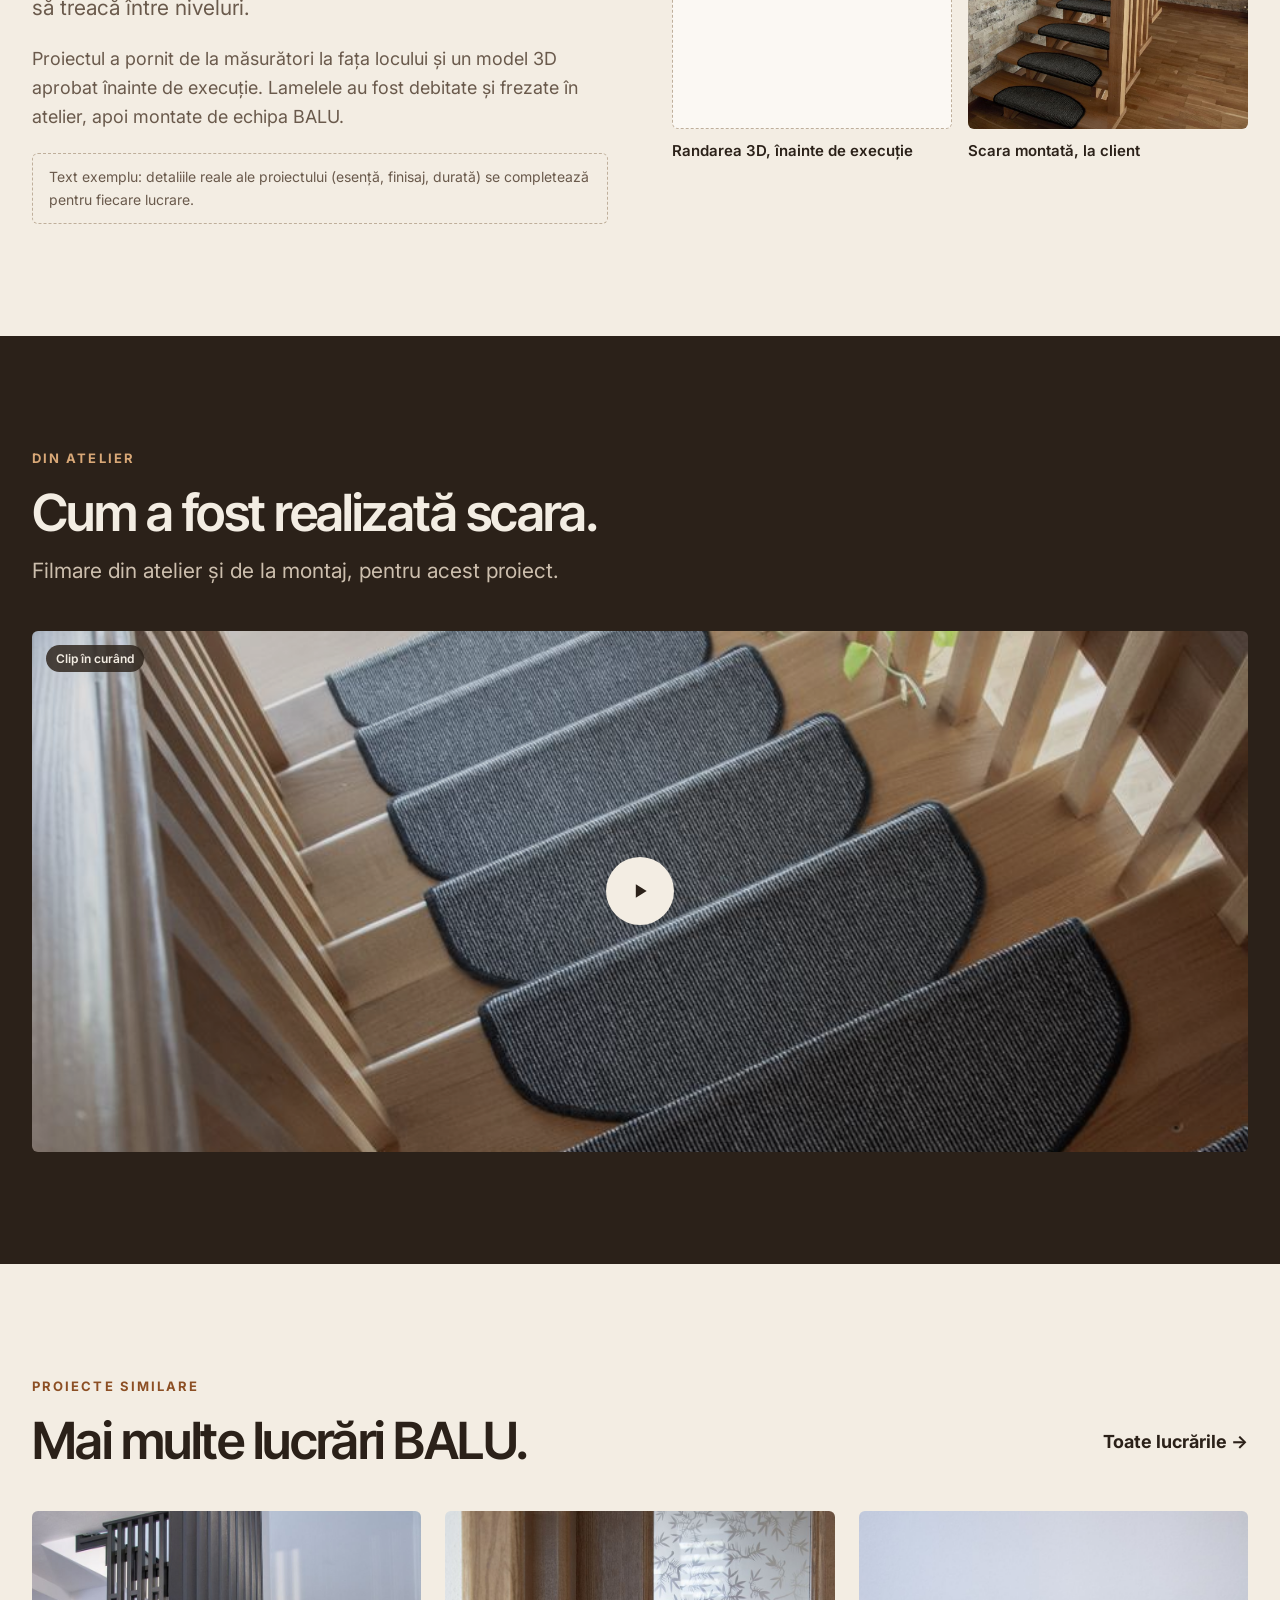
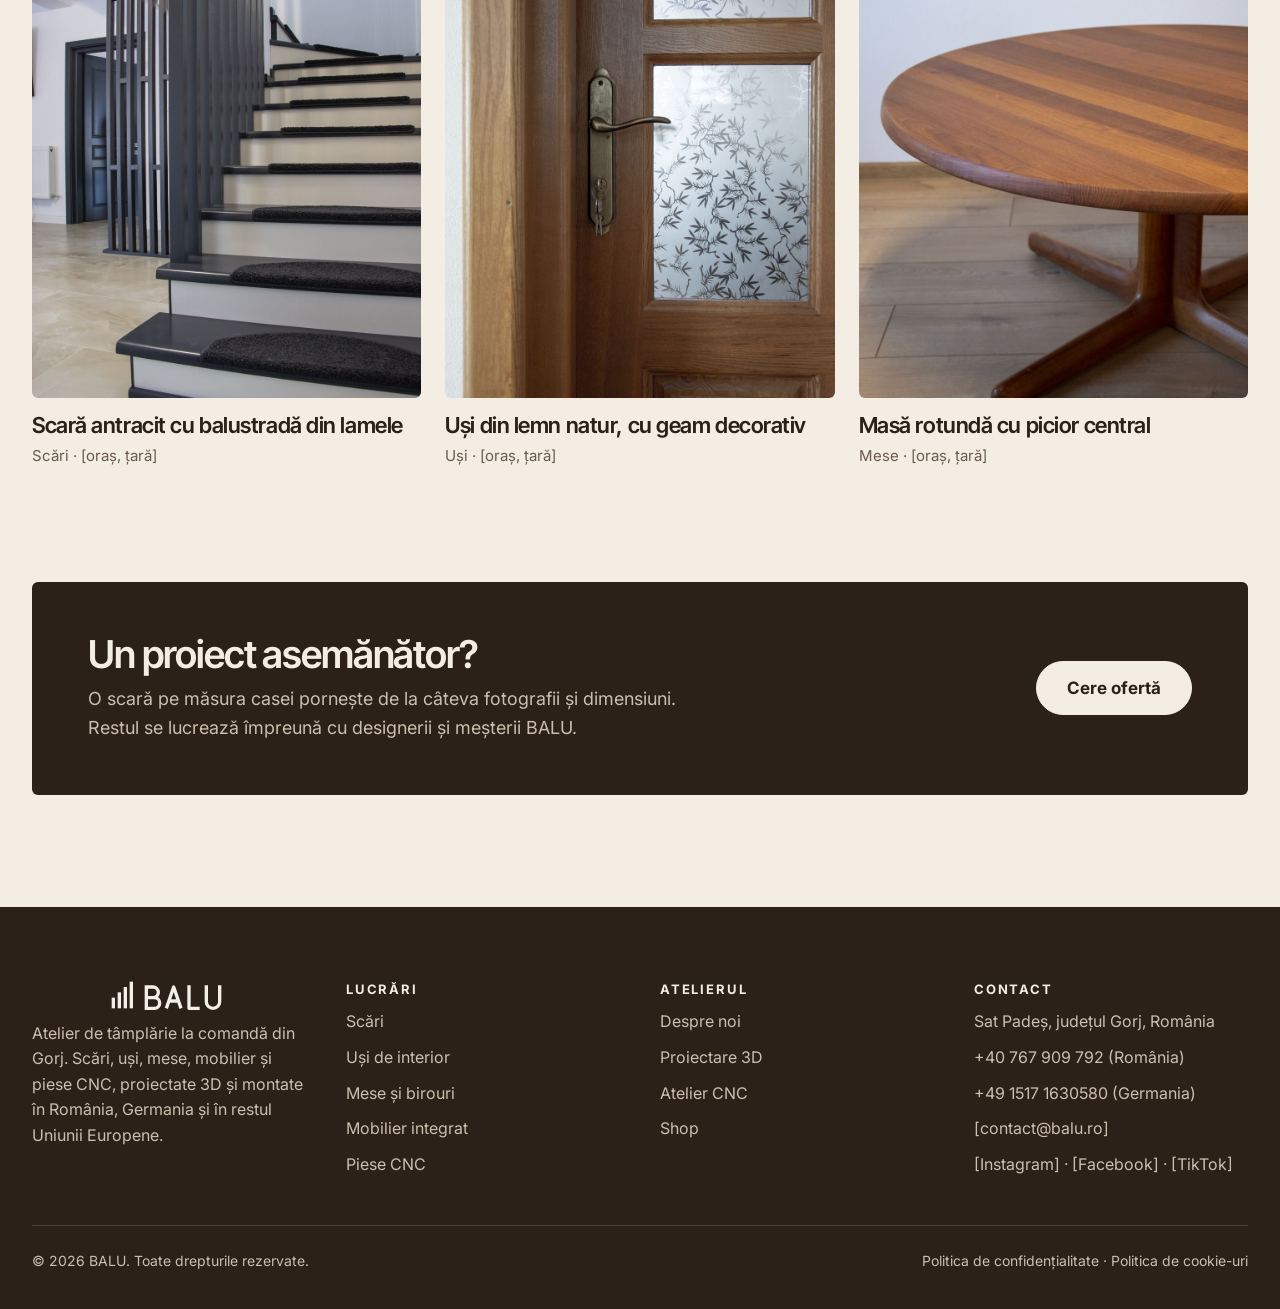
<file: proiect-scara-lemn-natur.html>
<!doctype html>
<html lang="ro">
<head>
<meta charset="utf-8">
<meta name="viewport" content="width=device-width, initial-scale=1">
<title>Scară din lemn natur cu balustradă din lamele – BALU</title>
<meta name="description" content="Proiect BALU: scară din lemn natur cu balustradă din lamele verticale, proiectată 3D și montată de echipa noastră.">
<meta property="og:title" content="Scară din lemn natur cu balustradă din lamele – BALU">
<meta property="og:description" content="Proiect BALU: scară din lemn natur cu balustradă din lamele verticale, proiectată 3D și montată de echipa noastră.">
<meta property="og:image" content="assets/img/hero-scari-natur.jpg">
<meta name="theme-color" content="#F3EDE3">
<link rel="icon" href="favicon.svg" type="image/svg+xml">
<link rel="preconnect" href="https://fonts.googleapis.com">
<link rel="preconnect" href="https://fonts.gstatic.com" crossorigin>
<link rel="stylesheet" href="https://fonts.googleapis.com/css2?family=Inter+Tight:wght@500;600&family=Inter:wght@400;500;600;700&display=swap">
<link rel="stylesheet" href="assets/css/style.css">
</head>
<body>
<a class="sr-only" href="#continut">Sari la conținut</a>
<header class="site-header">
  <div class="container">
    <a class="logo" href="index.html" aria-label="BALU – pagina principală"><img src="assets/img/logo-dark.svg" alt="BALU" width="172" height="48"></a>
    <nav class="nav" id="meniu" aria-label="Meniu principal"><a href="lucrari.html" aria-current="page">Lucrări</a><a href="atelier.html#proiectare">Proiectare 3D</a><a href="atelier.html#cnc">CNC</a><a href="atelier.html">Atelierul</a><a href="shop.html">Shop</a><a href="index.html#contact">Contact</a><a class="btn btn--small nav-cta" href="index.html#contact">Cere ofertă</a></nav>
    <div class="header-actions">
      <div class="lang" role="group" aria-label="Limba site-ului">
        <button type="button" data-lang="ro" aria-pressed="true">RO</button><button type="button" data-lang="de" aria-pressed="false">DE</button><button type="button" data-lang="en" aria-pressed="false">EN</button>
      </div>
      <a class="btn btn--small" href="index.html#contact">Cere ofertă</a>
      <button class="menu-toggle" type="button" aria-label="Deschide meniul" aria-expanded="false" aria-controls="meniu"><svg width="22" height="22" viewBox="0 0 24 24" fill="none" stroke="currentColor" stroke-width="1.7" stroke-linecap="round" stroke-linejoin="round" aria-hidden="true"><path d="M4 7h16M4 12h16M4 17h16"></path></svg></button>
    </div>
  </div>
</header>
<main id="continut">

<section class="section" style="padding: 48px 0 32px">
  <div class="container stack">
    <nav class="crumbs" aria-label="Navigare"><a href="lucrari.html">Lucrări</a><span aria-hidden="true">/</span><a href="lucrari.html#scari">Scări</a><span aria-hidden="true">/</span><span aria-current="page" style="color: var(--ink); font-weight: 600">Scară din lemn natur</span></nav>
    <h1 class="h1" style="max-width: 1000px">Scară din lemn natur cu balustradă din lamele.</h1>
    <dl class="facts">
      <div><dt>Categorie</dt><dd>Scări</dd></div><div><dt>Locație</dt><dd>[Oraș, țară]</dd></div><div><dt>Esență</dt><dd>[de completat]</dd></div><div><dt>Finisaj</dt><dd>[de completat]</dd></div><div><dt>An</dt><dd>[an]</dd></div>
    </dl>
  </div>
</section>
<section aria-label="Galerie foto" style="padding-bottom: 72px">
  <div class="container" data-gallery>
    <img class="gallery-main" src="assets/img/scari-natur-7.jpg" alt="Scara din lemn natur lângă peretele de piatră">
    <div class="thumbs"><button type="button" aria-pressed="true" aria-label="Fotografia 1" data-alt="Scara din lemn natur lângă peretele de piatră"><img src="assets/img/scari-natur-7.jpg" alt="" loading="lazy"></button><button type="button" aria-pressed="false" aria-label="Fotografia 2" data-alt="Balustrada din lamele și mâna curentă"><img src="assets/img/scari-natur-9.jpg" alt="" loading="lazy"></button><button type="button" aria-pressed="false" aria-label="Fotografia 3" data-alt="Scara văzută de sus"><img src="assets/img/scari-natur-10.jpg" alt="" loading="lazy"></button><button type="button" aria-pressed="false" aria-label="Fotografia 4" data-alt="Stâlpul balustradei și treptele, de aproape"><img src="assets/img/scari-natur-6.jpg" alt="" loading="lazy"></button><button type="button" aria-pressed="false" aria-label="Fotografia 5" data-alt="Detaliu de îmbinare la mâna curentă"><img src="assets/img/scari-natur-8.jpg" alt="" loading="lazy"></button><button type="button" aria-pressed="false" aria-label="Fotografia 6" data-alt="Lamelele verticale ale balustradei"><img src="assets/img/scari-natur-1.jpg" alt="" loading="lazy"></button></div>
  </div>
</section>
<section class="section" style="padding-top: 0">
  <div class="container split" style="align-items: flex-start">
    <div class="stack">
      <p class="eyebrow">Despre proiect</p>
      <h2 class="h2">Lumină între niveluri, lemn cald lângă piatră.</h2>
      <p class="lead">Scara a fost gândită să se așeze firesc lângă peretele de piatră naturală. Balustrada din lamele verticale lasă lumina să treacă între niveluri.</p>
      <p class="muted">Proiectul a pornit de la măsurători la fața locului și un model 3D aprobat înainte de execuție. Lamelele au fost debitate și frezate în atelier, apoi montate de echipa BALU.</p>
      <p class="note">Text exemplu: detaliile reale ale proiectului (esență, finisaj, durată) se completează pentru fiecare lucrare.</p>
    </div>
    <div style="display: grid; grid-template-columns: 1fr 1fr; gap: 16px">
      <figure style="margin: 0; display: flex; flex-direction: column; gap: 10px"><span class="media ratio-34"><span class="placeholder">Aici: randarea 3D a scării</span></span><figcaption style="font-size: 15px; font-weight: 600">Randarea 3D, înainte de execuție</figcaption></figure>
      <figure style="margin: 0; display: flex; flex-direction: column; gap: 10px"><span class="media ratio-34"><img src="assets/img/scari-natur-7.jpg" alt="Scara montată" loading="lazy"></span><figcaption style="font-size: 15px; font-weight: 600">Scara montată, la client</figcaption></figure>
    </div>
  </div>
</section>
<section class="section section--dark">
  <div class="container">
    <div class="section-head"><div><p class="eyebrow">Din atelier</p><h2 class="h2">Cum a fost realizată scara.</h2><p class="lead">Filmare din atelier și de la montaj, pentru acest proiect.</p></div></div>
    <button class="video-tile video-wide" type="button" data-video-soon aria-label="Clipul proiectului"><img src="assets/img/scari-natur-10.jpg" alt="" loading="lazy" style="aspect-ratio: 21 / 9"><span class="soon">Clip în curând</span><span class="play play--big" style="position: absolute; left: 50%; top: 50%; transform: translate(-50%, -50%)"><svg width="20" height="20" viewBox="0 0 24 24" aria-hidden="true"><path d="M7 4l13 8-13 8z" fill="#2B2119"></path></svg></span></button>
  </div>
</section>
<section class="section">
  <div class="container">
    <div class="section-head"><div><p class="eyebrow">Proiecte similare</p><h2 class="h2">Mai multe lucrări BALU.</h2></div><a class="link-arrow" href="lucrari.html">Toate lucrările →</a></div>
    <div class="grid" style="--min: 280px">
      <a class="card-link" href="proiect-scara-lemn-natur.html"><span class="media ratio-45"><img src="assets/img/scari-negre-cu-riflaj-4.jpg" alt="Scară antracit cu balustradă din lamele" loading="lazy"></span><span><span class="card-title">Scară antracit cu balustradă din lamele</span><br><span class="card-meta">Scări · [oraș, țară]</span></span></a>
      <a class="card-link" href="proiect-scara-lemn-natur.html"><span class="media ratio-45"><img src="assets/img/usi-natur-2.jpg" alt="Uși din lemn natur, cu geam decorativ" loading="lazy"></span><span><span class="card-title">Uși din lemn natur, cu geam decorativ</span><br><span class="card-meta">Uși · [oraș, țară]</span></span></a>
      <a class="card-link" href="proiect-scara-lemn-natur.html"><span class="media ratio-45"><img src="assets/img/masa-rotunda-1.jpg" alt="Masă rotundă cu picior central" loading="lazy"></span><span><span class="card-title">Masă rotundă cu picior central</span><br><span class="card-meta">Mese · [oraș, țară]</span></span></a>
    </div>
  </div>
</section>
<section class="section" style="padding-top: 0"><div class="container"><div class="cta-band"><div><h2 class="h2" style="font-size: clamp(28px, 3vw, 40px)">Un proiect asemănător?</h2><p>O scară pe măsura casei pornește de la câteva fotografii și dimensiuni. Restul se lucrează împreună cu designerii și meșterii BALU.</p></div><a class="btn btn--light" href="index.html#contact">Cere ofertă</a></div></div></section>
</main>
<footer class="site-footer">
  <div class="container">
    <div class="footer-grid">
      <div>
        <img src="assets/img/logo-light.svg" alt="BALU" width="150" height="42" style="height: 32px; width: auto">
        <p>Atelier de tâmplărie la comandă din Gorj. Scări, uși, mese, mobilier și piese CNC, proiectate 3D și montate în România, Germania și în restul Uniunii Europene.</p>
      </div>
      <nav aria-label="Lucrări">
        <span class="head">Lucrări</span>
        <a href="lucrari.html#scari">Scări</a><a href="lucrari.html#usi">Uși de interior</a><a href="lucrari.html#mese-birouri">Mese și birouri</a><a href="lucrari.html#mobilier-integrat">Mobilier integrat</a><a href="lucrari.html#piese-cnc">Piese CNC</a>
      </nav>
      <nav aria-label="Atelierul">
        <span class="head">Atelierul</span>
        <a href="atelier.html">Despre noi</a><a href="atelier.html#proiectare">Proiectare 3D</a><a href="atelier.html#cnc">Atelier CNC</a><a href="shop.html">Shop</a>
      </nav>
      <div>
        <span class="head">Contact</span>
        <span>Sat Padeș, județul Gorj, România</span>
        <a href="tel:+40767909792">+40 767 909 792 (România)</a>
        <a href="tel:+4915171630580">+49 1517 1630580 (Germania)</a>
        <span>[contact@balu.ro]</span>
        <span>[Instagram] · [Facebook] · [TikTok]</span>
      </div>
    </div>
    <div class="footer-bottom">
      <span>© <span data-year>2026</span> BALU. Toate drepturile rezervate.</span>
      <span>Politica de confidențialitate · Politica de cookie-uri</span>
    </div>
  </div>
</footer>
<script src="assets/js/main.js" defer></script>
</body>
</html>
</file>
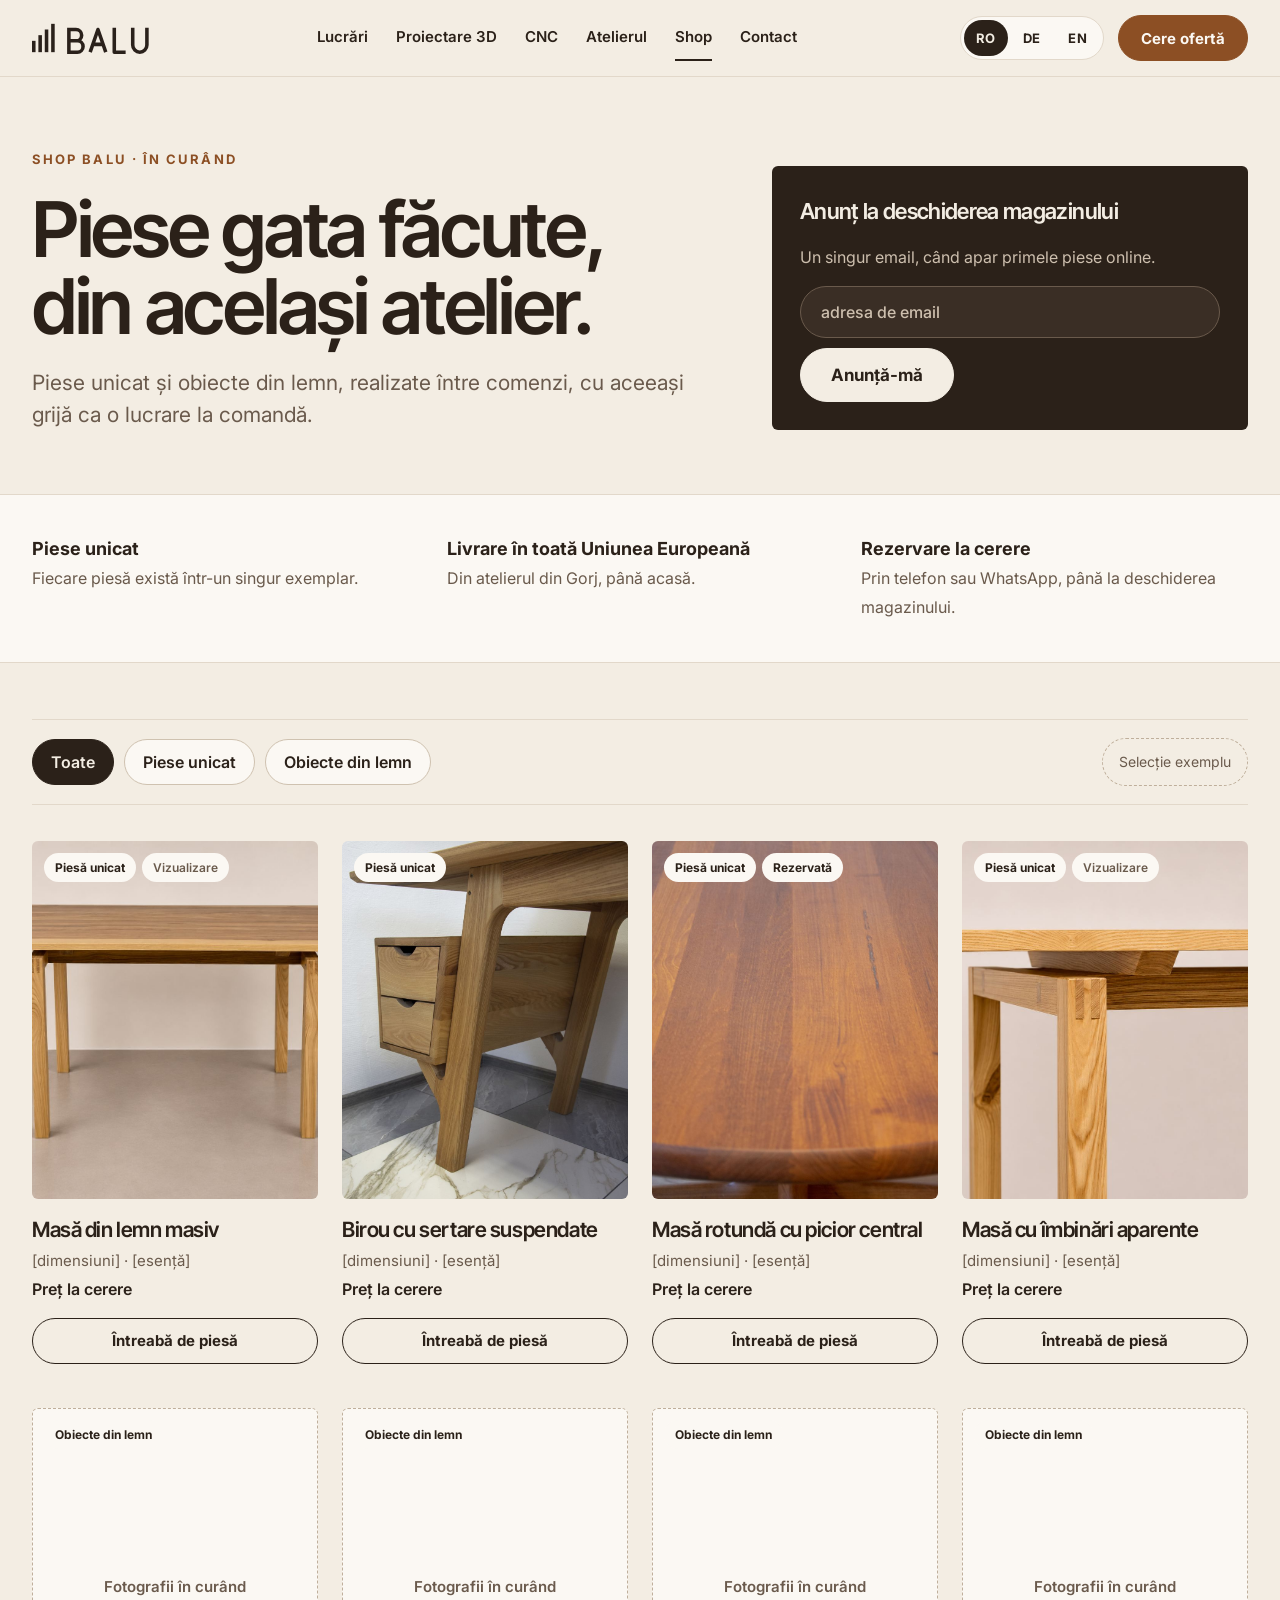
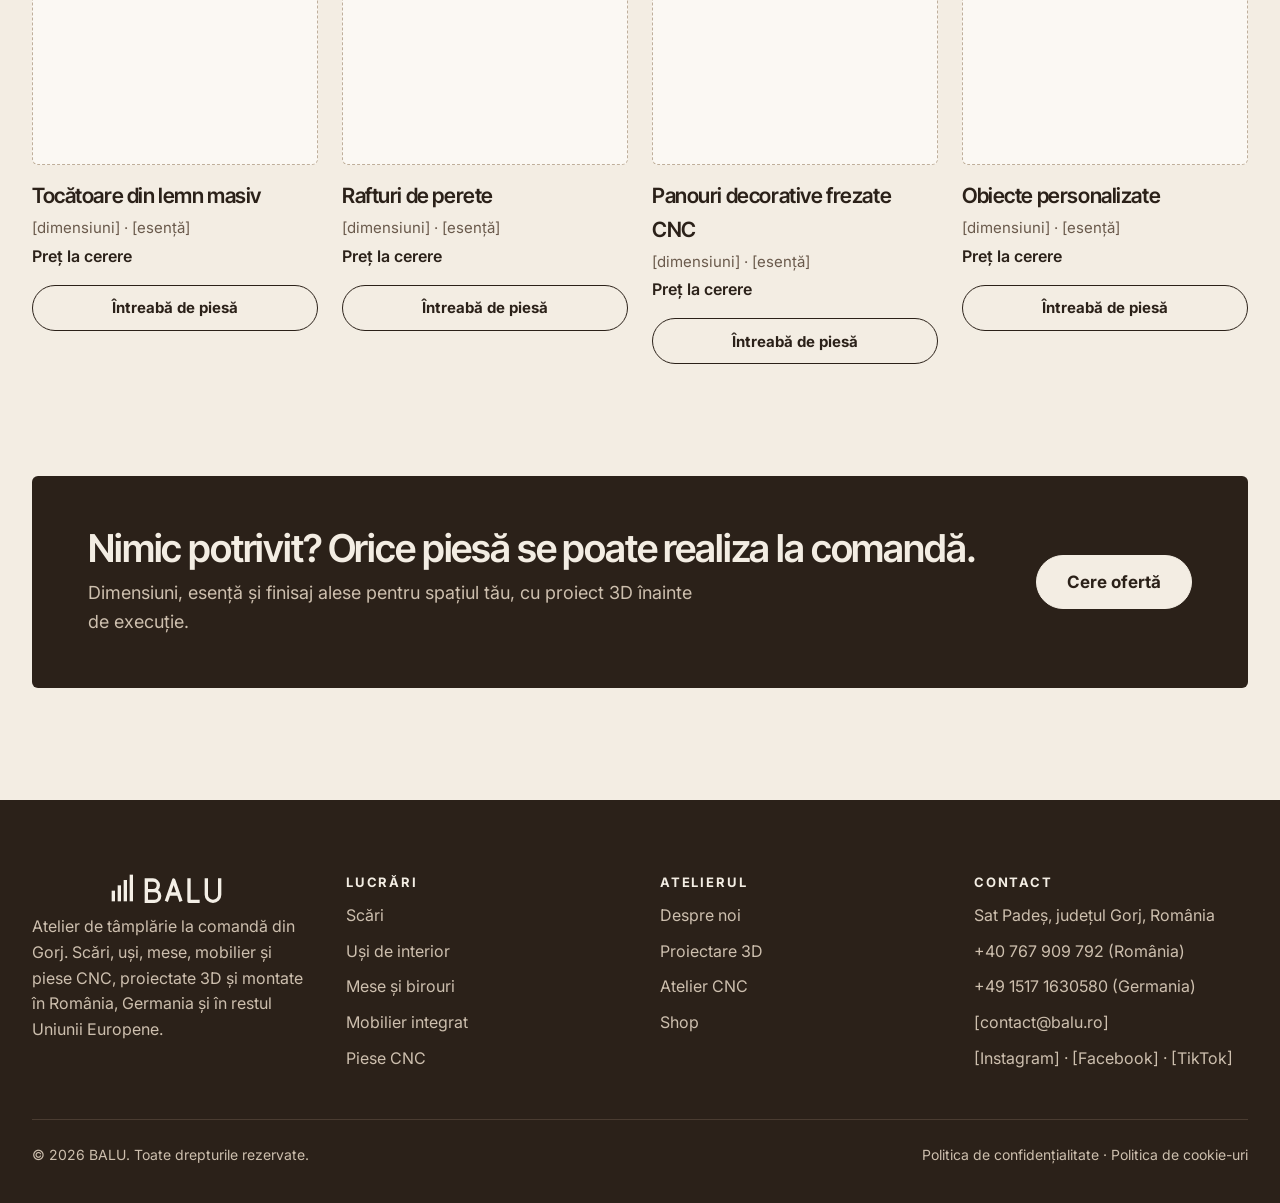
<file: shop.html>
<!doctype html>
<html lang="ro">
<head>
<meta charset="utf-8">
<meta name="viewport" content="width=device-width, initial-scale=1">
<title>Shop – BALU</title>
<meta name="description" content="Piese unicat și obiecte din lemn din atelierul BALU. Magazinul online se deschide în curând; piesele se pot rezerva la cerere.">
<meta property="og:title" content="Shop – BALU">
<meta property="og:description" content="Piese unicat și obiecte din lemn din atelierul BALU. Magazinul online se deschide în curând; piesele se pot rezerva la cerere.">
<meta property="og:image" content="assets/img/hero-scari-natur.jpg">
<meta name="theme-color" content="#F3EDE3">
<link rel="icon" href="favicon.svg" type="image/svg+xml">
<link rel="preconnect" href="https://fonts.googleapis.com">
<link rel="preconnect" href="https://fonts.gstatic.com" crossorigin>
<link rel="stylesheet" href="https://fonts.googleapis.com/css2?family=Inter+Tight:wght@500;600&family=Inter:wght@400;500;600;700&display=swap">
<link rel="stylesheet" href="assets/css/style.css">
</head>
<body>
<a class="sr-only" href="#continut">Sari la conținut</a>
<header class="site-header">
  <div class="container">
    <a class="logo" href="index.html" aria-label="BALU – pagina principală"><img src="assets/img/logo-dark.svg" alt="BALU" width="172" height="48"></a>
    <nav class="nav" id="meniu" aria-label="Meniu principal"><a href="lucrari.html">Lucrări</a><a href="atelier.html#proiectare">Proiectare 3D</a><a href="atelier.html#cnc">CNC</a><a href="atelier.html">Atelierul</a><a href="shop.html" aria-current="page">Shop</a><a href="index.html#contact">Contact</a><a class="btn btn--small nav-cta" href="index.html#contact">Cere ofertă</a></nav>
    <div class="header-actions">
      <div class="lang" role="group" aria-label="Limba site-ului">
        <button type="button" data-lang="ro" aria-pressed="true">RO</button><button type="button" data-lang="de" aria-pressed="false">DE</button><button type="button" data-lang="en" aria-pressed="false">EN</button>
      </div>
      <a class="btn btn--small" href="index.html#contact">Cere ofertă</a>
      <button class="menu-toggle" type="button" aria-label="Deschide meniul" aria-expanded="false" aria-controls="meniu"><svg width="22" height="22" viewBox="0 0 24 24" fill="none" stroke="currentColor" stroke-width="1.7" stroke-linecap="round" stroke-linejoin="round" aria-hidden="true"><path d="M4 7h16M4 12h16M4 17h16"></path></svg></button>
    </div>
  </div>
</header>
<main id="continut">

<section class="hero">
  <div class="container split" style="align-items: flex-end">
    <div class="stack" style="flex: 1 1 560px">
      <p class="eyebrow">Shop BALU · în curând</p>
      <h1 class="h1">Piese gata făcute, din același atelier.</h1>
      <p class="lead">Piese unicat și obiecte din lemn, realizate între comenzi, cu aceeași grijă ca o lucrare la comandă.</p>
    </div>
    <div class="notify" style="flex: 1 1 360px; flex-direction: column; align-items: stretch">
      <span class="h-display" style="font-size: 22px">Anunț la deschiderea magazinului</span>
      <span style="color: var(--muted-dark); font-size: 16px">Un singur email, când apar primele piese online.</span>
      <form data-notify style="flex: none"><label class="sr-only" for="email-shop-2">Adresa de email</label><input id="email-shop-2" type="email" placeholder="adresa de email" required><button class="btn btn--light" type="submit">Anunță-mă</button></form>
    </div>
  </div>
</section>
<section class="stats" aria-label="Avantaje">
  <div class="container">
    <div class="stat"><span style="color: var(--ink); font-weight: 700; font-size: 18px">Piese unicat</span><br><span>Fiecare piesă există într-un singur exemplar.</span></div>
    <div class="stat"><span style="color: var(--ink); font-weight: 700; font-size: 18px">Livrare în toată Uniunea Europeană</span><br><span>Din atelierul din Gorj, până acasă.</span></div>
    <div class="stat"><span style="color: var(--ink); font-weight: 700; font-size: 18px">Rezervare la cerere</span><br><span>Prin telefon sau WhatsApp, până la deschiderea magazinului.</span></div>
  </div>
</section>
<section class="section" style="padding-top: 56px">
  <div class="container">
    <div class="filter-bar"><div class="chips" role="group" aria-label="Filtrează produsele" data-filter-group="#produse"><button class="chip" type="button" data-filter="all" aria-pressed="true">Toate</button><button class="chip" type="button" data-filter="Piese unicat" aria-pressed="false">Piese unicat</button><button class="chip" type="button" data-filter="Obiecte din lemn" aria-pressed="false">Obiecte din lemn</button></div><span class="note" style="border-radius: 999px">Selecție exemplu</span></div>
    <div class="grid" id="produse" style="--min: 270px; gap: 44px 24px"><article class="product" data-cat="Piese unicat"><span class="media ratio-45"><img src="assets/img/masa-4.jpg" alt="Masă din lemn masiv" loading="lazy"><span class="tags"><span class="tag">Piesă unicat</span><span class="tag tag--muted" title="Piesă reală, prezentată într-un ambient vizualizat digital">Vizualizare</span></span></span><div><h3>Masă din lemn masiv</h3><span class="muted" style="font-size: 15px">[dimensiuni] · [esență]</span><br><span class="price">Preț la cerere</span></div><a class="btn btn--ghost btn--small" href="index.html#contact">Întreabă de piesă</a></article><article class="product" data-cat="Piese unicat"><span class="media ratio-45"><img src="assets/img/dsc-3327.jpg" alt="Birou cu sertare suspendate" loading="lazy"><span class="tags"><span class="tag">Piesă unicat</span></span></span><div><h3>Birou cu sertare suspendate</h3><span class="muted" style="font-size: 15px">[dimensiuni] · [esență]</span><br><span class="price">Preț la cerere</span></div><a class="btn btn--ghost btn--small" href="index.html#contact">Întreabă de piesă</a></article><article class="product" data-cat="Piese unicat"><span class="media ratio-45"><img src="assets/img/masa-rotunda-3.jpg" alt="Masă rotundă cu picior central" loading="lazy"><span class="tags"><span class="tag">Piesă unicat</span><span class="tag">Rezervată</span></span></span><div><h3>Masă rotundă cu picior central</h3><span class="muted" style="font-size: 15px">[dimensiuni] · [esență]</span><br><span class="price">Preț la cerere</span></div><a class="btn btn--ghost btn--small" href="index.html#contact">Întreabă de piesă</a></article><article class="product" data-cat="Piese unicat"><span class="media ratio-45"><img src="assets/img/masa-2.jpg" alt="Masă cu îmbinări aparente" loading="lazy"><span class="tags"><span class="tag">Piesă unicat</span><span class="tag tag--muted" title="Piesă reală, prezentată într-un ambient vizualizat digital">Vizualizare</span></span></span><div><h3>Masă cu îmbinări aparente</h3><span class="muted" style="font-size: 15px">[dimensiuni] · [esență]</span><br><span class="price">Preț la cerere</span></div><a class="btn btn--ghost btn--small" href="index.html#contact">Întreabă de piesă</a></article><article class="product" data-cat="Obiecte din lemn"><span class="media ratio-45"><span class="placeholder">Fotografii în curând</span><span class="tags"><span class="tag">Obiecte din lemn</span></span></span><div><h3>Tocătoare din lemn masiv</h3><span class="muted" style="font-size: 15px">[dimensiuni] · [esență]</span><br><span class="price">Preț la cerere</span></div><a class="btn btn--ghost btn--small" href="index.html#contact">Întreabă de piesă</a></article><article class="product" data-cat="Obiecte din lemn"><span class="media ratio-45"><span class="placeholder">Fotografii în curând</span><span class="tags"><span class="tag">Obiecte din lemn</span></span></span><div><h3>Rafturi de perete</h3><span class="muted" style="font-size: 15px">[dimensiuni] · [esență]</span><br><span class="price">Preț la cerere</span></div><a class="btn btn--ghost btn--small" href="index.html#contact">Întreabă de piesă</a></article><article class="product" data-cat="Obiecte din lemn"><span class="media ratio-45"><span class="placeholder">Fotografii în curând</span><span class="tags"><span class="tag">Obiecte din lemn</span></span></span><div><h3>Panouri decorative frezate CNC</h3><span class="muted" style="font-size: 15px">[dimensiuni] · [esență]</span><br><span class="price">Preț la cerere</span></div><a class="btn btn--ghost btn--small" href="index.html#contact">Întreabă de piesă</a></article><article class="product" data-cat="Obiecte din lemn"><span class="media ratio-45"><span class="placeholder">Fotografii în curând</span><span class="tags"><span class="tag">Obiecte din lemn</span></span></span><div><h3>Obiecte personalizate</h3><span class="muted" style="font-size: 15px">[dimensiuni] · [esență]</span><br><span class="price">Preț la cerere</span></div><a class="btn btn--ghost btn--small" href="index.html#contact">Întreabă de piesă</a></article></div>
  </div>
</section>
<section class="section" style="padding-top: 0"><div class="container"><div class="cta-band"><div><h2 class="h2" style="font-size: clamp(28px, 3vw, 40px)">Nimic potrivit? Orice piesă se poate realiza la comandă.</h2><p>Dimensiuni, esență și finisaj alese pentru spațiul tău, cu proiect 3D înainte de execuție.</p></div><a class="btn btn--light" href="index.html#contact">Cere ofertă</a></div></div></section>
</main>
<footer class="site-footer">
  <div class="container">
    <div class="footer-grid">
      <div>
        <img src="assets/img/logo-light.svg" alt="BALU" width="150" height="42" style="height: 32px; width: auto">
        <p>Atelier de tâmplărie la comandă din Gorj. Scări, uși, mese, mobilier și piese CNC, proiectate 3D și montate în România, Germania și în restul Uniunii Europene.</p>
      </div>
      <nav aria-label="Lucrări">
        <span class="head">Lucrări</span>
        <a href="lucrari.html#scari">Scări</a><a href="lucrari.html#usi">Uși de interior</a><a href="lucrari.html#mese-birouri">Mese și birouri</a><a href="lucrari.html#mobilier-integrat">Mobilier integrat</a><a href="lucrari.html#piese-cnc">Piese CNC</a>
      </nav>
      <nav aria-label="Atelierul">
        <span class="head">Atelierul</span>
        <a href="atelier.html">Despre noi</a><a href="atelier.html#proiectare">Proiectare 3D</a><a href="atelier.html#cnc">Atelier CNC</a><a href="shop.html">Shop</a>
      </nav>
      <div>
        <span class="head">Contact</span>
        <span>Sat Padeș, județul Gorj, România</span>
        <a href="tel:+40767909792">+40 767 909 792 (România)</a>
        <a href="tel:+4915171630580">+49 1517 1630580 (Germania)</a>
        <span>[contact@balu.ro]</span>
        <span>[Instagram] · [Facebook] · [TikTok]</span>
      </div>
    </div>
    <div class="footer-bottom">
      <span>© <span data-year>2026</span> BALU. Toate drepturile rezervate.</span>
      <span>Politica de confidențialitate · Politica de cookie-uri</span>
    </div>
  </div>
</footer>
<script src="assets/js/main.js" defer></script>
</body>
</html>
</file>
<file: assets/css/style.css>
/* =========================================================
   BALU – stiluri site
   Culorile și fonturile principale se schimbă din :root
   ========================================================= */
:root {
  --bg: #F3EDE3;        /* fundal crem */
  --paper: #FBF8F3;     /* fundal secțiuni deschise */
  --sand: #EDE5D8;
  --ink: #2B2119;       /* text principal / maro închis */
  --muted: #6A5A4C;     /* text secundar */
  --line: #E2D8CA;
  --line-2: #D8CCBB;
  --dash: #BFAF9B;
  --accent: #8C4F24;    /* culoare de accent (butoane) */
  --on-dark: #F3EDE3;
  --muted-dark: #CDBFAE;
  --gold: #D9A877;
  --radius: 6px;
  --font-head: 'Inter Tight', 'Inter', system-ui, sans-serif;
  --font-body: 'Inter', system-ui, sans-serif;
}

*, *::before, *::after { box-sizing: border-box; }
html { scroll-behavior: smooth; scroll-padding-top: 90px; }
body {
  margin: 0; background: var(--bg); color: var(--ink);
  font-family: var(--font-body); font-size: 18px; line-height: 1.6;
  -webkit-font-smoothing: antialiased;
}
img { display: block; max-width: 100%; }
a { color: var(--ink); }
a:hover { color: var(--accent); }
:focus-visible { outline: 3px solid var(--accent); outline-offset: 3px; }
.sr-only { position: absolute; width: 1px; height: 1px; padding: 0; margin: -1px; overflow: hidden; clip: rect(0 0 0 0); white-space: nowrap; border: 0; }

/* ---------- layout ---------- */
.container { max-width: 1280px; margin: 0 auto; padding: 0 32px; }
.section { padding: 112px 0; }
.section--paper { background: var(--paper); border-top: 1px solid var(--line); border-bottom: 1px solid var(--line); }
.section--dark { background: var(--ink); color: var(--on-dark); }
.section--dark .muted, .section--dark .lead { color: var(--muted-dark); }
.section--dark .eyebrow { color: var(--gold); }
.section--dark a { color: var(--on-dark); }
.split { display: flex; flex-wrap: wrap; align-items: center; gap: 56px 64px; }
.split > * { flex: 1 1 420px; min-width: 0; }
.section-head { display: flex; flex-wrap: wrap; align-items: flex-end; justify-content: space-between; gap: 16px 32px; margin-bottom: 44px; }
.section-head > div { max-width: 700px; display: flex; flex-direction: column; gap: 16px; }
.stack { display: flex; flex-direction: column; gap: 22px; }
.grid { display: grid; gap: 24px; grid-template-columns: repeat(auto-fit, minmax(var(--min, 280px), 1fr)); }

/* ---------- typography ---------- */
.eyebrow { margin: 0; font-size: 13px; font-weight: 700; letter-spacing: .16em; text-transform: uppercase; color: var(--accent); }
h1, h2, h3, .h-display { font-family: var(--font-head); font-weight: 600; letter-spacing: -0.03em; margin: 0; }
.h1 { font-size: clamp(44px, 6vw, 84px); line-height: 1.0; }
.h2 { font-size: clamp(34px, 4vw, 54px); line-height: 1.06; }
.h3 { font-size: 22px; line-height: 1.25; letter-spacing: -0.02em; }
.lead { margin: 0; font-size: 21px; line-height: 1.5; color: var(--muted); }
.muted { color: var(--muted); }
p { margin: 0; }
.link-arrow { font-weight: 700; text-decoration: none; padding: 10px 0; }
.link-arrow:hover { text-decoration: underline; }

/* ---------- buttons ---------- */
.btn {
  display: inline-flex; align-items: center; justify-content: center; gap: 8px;
  min-height: 54px; padding: 0 30px; border-radius: 999px; border: 1.5px solid var(--accent);
  background: var(--accent); color: #FBF8F3; font: 700 17px/1 var(--font-body);
  text-decoration: none; cursor: pointer; transition: background .2s, color .2s, border-color .2s;
}
.btn:hover { background: #73401C; border-color: #73401C; color: #FBF8F3; }
.btn--ghost { background: transparent; color: var(--ink); border-color: var(--ink); }
.btn--ghost:hover { background: var(--ink); color: var(--on-dark); border-color: var(--ink); }
.btn--light { background: var(--on-dark); color: var(--ink); border-color: var(--on-dark); }
.btn--light:hover { background: #fff; color: var(--ink); border-color: #fff; }
.btn--small { min-height: 46px; padding: 0 22px; font-size: 15px; }
.btn-row { display: flex; flex-wrap: wrap; gap: 12px; }

/* ---------- tags, placeholders ---------- */
.tag { display: inline-block; padding: 5px 11px; border-radius: 999px; background: var(--paper); font-size: 12px; font-weight: 700; color: var(--ink); }
.tag--muted { font-weight: 600; color: var(--muted); }
.tag--dark { background: var(--ink); color: var(--on-dark); }
.media { position: relative; display: block; }
.media img { width: 100%; object-fit: cover; border-radius: var(--radius); background: var(--sand); }
.media .tags { position: absolute; left: 12px; top: 12px; display: flex; flex-wrap: wrap; gap: 6px; }
.ratio-45 img, .ratio-45 .placeholder { aspect-ratio: 4 / 5; }
.ratio-34 img, .ratio-34 .placeholder { aspect-ratio: 3 / 4; }
.ratio-43 img, .ratio-43 .placeholder { aspect-ratio: 4 / 3; }
.ratio-11 img, .ratio-11 .placeholder { aspect-ratio: 1 / 1; }
.placeholder {
  display: flex; align-items: center; justify-content: center; text-align: center; width: 100%;
  padding: 20px; border: 1.5px dashed var(--dash); border-radius: var(--radius); background: var(--paper);
  color: var(--muted); font-size: 15px; font-weight: 600;
}
.section--dark .placeholder { background: transparent; border-color: var(--muted); color: var(--muted-dark); }
.note { font-size: 14px; color: var(--muted); padding: 12px 16px; border: 1.5px dashed var(--dash); border-radius: var(--radius); }

/* ---------- header ---------- */
.site-header { position: sticky; top: 0; z-index: 50; background: var(--bg); border-bottom: 1px solid var(--line); }
.site-header .container { display: flex; align-items: center; justify-content: space-between; gap: 24px; min-height: 76px; }
.logo { display: flex; align-items: center; min-height: 44px; }
.logo img { height: 34px; width: auto; }
.nav { display: flex; align-items: center; gap: 28px; font-size: 15px; font-weight: 600; }
.nav a { text-decoration: none; padding: 10px 0; border-bottom: 2px solid transparent; }
.nav a[aria-current="page"] { border-bottom-color: var(--ink); }
.header-actions { display: flex; align-items: center; gap: 14px; }
.lang { display: flex; gap: 2px; padding: 3px; border: 1px solid var(--line); border-radius: 999px; background: var(--paper); }
.lang button { min-width: 44px; min-height: 36px; border: 0; border-radius: 999px; background: transparent; color: var(--ink); font: 700 13px/1 var(--font-body); letter-spacing: .04em; cursor: pointer; }
.lang button[aria-pressed="true"] { background: var(--ink); color: var(--on-dark); }
.menu-toggle { display: none; width: 48px; height: 48px; border: 1px solid var(--line); border-radius: 999px; background: var(--paper); cursor: pointer; align-items: center; justify-content: center; }
.toast { position: fixed; left: 50%; bottom: 24px; transform: translateX(-50%); background: var(--ink); color: var(--on-dark); padding: 12px 20px; border-radius: 999px; font-size: 15px; font-weight: 600; z-index: 100; opacity: 0; pointer-events: none; transition: opacity .25s; }
.toast.is-visible { opacity: 1; }

/* ---------- hero ---------- */
.hero { padding: 72px 0 64px; }
.hero .split { align-items: center; }
.hero-text { flex: 1 1 440px; display: flex; flex-direction: column; gap: 28px; }
.hero-media { flex: 1.3 1 520px; position: relative; }
.hero-media img, .hero-media video { width: 100%; aspect-ratio: 4 / 3; object-fit: cover; border-radius: var(--radius); }
.badge-video { position: absolute; left: 20px; bottom: 20px; display: flex; align-items: center; gap: 12px; padding: 10px 18px 10px 10px; background: var(--paper); border-radius: 999px; font-size: 14px; font-weight: 600; }
.play { display: inline-flex; align-items: center; justify-content: center; width: 36px; height: 36px; border-radius: 50%; background: var(--ink); flex: none; }
.play--big { width: 68px; height: 68px; background: var(--on-dark); }

/* ---------- stats ---------- */
.stats { background: var(--paper); border-top: 1px solid var(--line); border-bottom: 1px solid var(--line); }
.stats .container { display: grid; grid-template-columns: repeat(auto-fit, minmax(220px, 1fr)); gap: 28px; padding-top: 40px; padding-bottom: 40px; }
.stat strong { display: block; font-family: var(--font-head); font-size: 46px; line-height: 1.1; font-weight: 500; letter-spacing: -0.03em; }
.stat span { font-size: 16px; color: var(--muted); }

/* ---------- lists of values ---------- */
.values { display: grid; grid-template-columns: repeat(auto-fit, minmax(220px, 1fr)); gap: 24px 32px; }
.values > div { padding-top: 16px; border-top: 1px solid var(--line-2); display: flex; flex-direction: column; gap: 6px; }
.values h3 { font-family: var(--font-body); font-size: 18px; font-weight: 700; letter-spacing: 0; }
.values p { font-size: 16px; color: var(--muted); }
.checks { list-style: none; margin: 0; padding: 0; display: flex; flex-direction: column; gap: 12px; font-weight: 600; }
.checks li { display: flex; gap: 12px; align-items: flex-start; }
.checks svg { flex: none; margin-top: 4px; }

/* ---------- cards ---------- */
.card-link { display: flex; flex-direction: column; gap: 14px; text-decoration: none; }
.card-link:hover .card-title { text-decoration: underline; }
.card-title { font-family: var(--font-head); font-size: 22px; font-weight: 600; letter-spacing: -0.02em; line-height: 1.25; }
.card-meta { font-size: 15px; color: var(--muted); }
.info-card { display: flex; flex-direction: column; gap: 10px; padding: 26px; background: var(--bg); border-radius: var(--radius); }
.section--paper .info-card { background: var(--bg); }
.info-card h3 { font-family: var(--font-body); font-size: 18px; font-weight: 700; letter-spacing: 0; }
.info-card p { font-size: 16px; color: var(--muted); }
.team-card { display: flex; flex-direction: column; gap: 14px; padding: 28px; background: var(--paper); border: 1px solid var(--line); border-radius: var(--radius); }
.team-card .ico { display: flex; align-items: center; justify-content: center; width: 54px; height: 54px; border-radius: 50%; background: var(--sand); }
.team-card p { font-size: 16px; color: var(--muted); }

/* ---------- video tiles ---------- */
.video-tile { position: relative; display: block; width: 100%; padding: 0; border: 0; background: none; cursor: pointer; text-align: left; color: var(--on-dark); font: inherit; }
.video-tile img { width: 100%; aspect-ratio: 9 / 14; object-fit: cover; border-radius: var(--radius); opacity: .85; }
.video-tile .play--big { position: absolute; left: 50%; top: 45%; transform: translate(-50%, -50%); }
.video-tile .cap { position: absolute; left: 0; right: 0; bottom: 0; padding: 16px; border-radius: 0 0 var(--radius) var(--radius); background: rgba(43,33,25,.82); display: flex; flex-direction: column; gap: 2px; }
.video-tile .cap small { font-size: 12px; font-weight: 700; letter-spacing: .12em; text-transform: uppercase; color: var(--gold); }
.video-tile .cap span { font-family: var(--font-head); font-size: 20px; font-weight: 600; letter-spacing: -0.02em; }
.video-tile .soon { position: absolute; top: 14px; left: 14px; padding: 4px 10px; border-radius: 999px; background: rgba(43,33,25,.82); font-size: 12px; font-weight: 600; }
.video-wide img { aspect-ratio: 21 / 9; }

/* ---------- process ---------- */
.steps { list-style: none; margin: 0; padding: 0; display: grid; grid-template-columns: repeat(auto-fit, minmax(240px, 1fr)); gap: 28px; }
.steps li { padding-top: 20px; border-top: 2px solid var(--ink); display: flex; flex-direction: column; gap: 10px; }
.steps .num { font-family: var(--font-head); font-size: 42px; line-height: 1; font-weight: 500; color: var(--accent); }
.steps h3 { font-family: var(--font-body); font-size: 20px; font-weight: 700; letter-spacing: 0; }
.steps p { font-size: 16px; color: var(--muted); }

/* ---------- map ---------- */
.map { position: relative; aspect-ratio: 16 / 11; border-radius: var(--radius); background-color: var(--sand); background-image: radial-gradient(#CBBCA8 1.3px, transparent 1.4px); background-size: 16px 16px; overflow: hidden; }
.pin { position: absolute; display: flex; align-items: center; gap: 6px; transform: translate(-8px, -8px); }
.pin i { width: 16px; height: 16px; border-radius: 50%; background: var(--ink); border: 3px solid var(--paper); }
.pin--home i { background: var(--accent); }
.pin b { font-size: 12px; font-weight: 700; background: rgba(251,248,243,.88); padding: 1px 6px; border-radius: 4px; white-space: nowrap; }
.legend { display: flex; flex-wrap: wrap; gap: 20px; font-size: 15px; font-weight: 600; }
.legend span { display: flex; align-items: center; gap: 8px; }
.legend i { width: 14px; height: 14px; border-radius: 50%; background: var(--ink); }
.legend .home { background: var(--accent); }

/* ---------- reviews ---------- */
.review { margin: 0; display: flex; flex-direction: column; gap: 18px; padding: 30px; background: var(--paper); border: 1px solid var(--line); border-radius: var(--radius); }
.review blockquote { margin: 0; font-family: var(--font-head); font-size: 20px; line-height: 1.45; font-weight: 500; letter-spacing: -0.01em; }
.review figcaption { margin-top: auto; display: flex; flex-direction: column; font-size: 15px; }
.review figcaption strong { font-size: 16px; }
.stars { display: flex; gap: 3px; }

/* ---------- chips / filters ---------- */
.chips { display: flex; flex-wrap: wrap; gap: 10px; }
.chip { position: relative; display: inline-flex; }
.chip input { position: absolute; opacity: 0; width: 1px; height: 1px; }
.chip span, button.chip {
  display: inline-flex; align-items: center; min-height: 46px; padding: 0 18px; border-radius: 999px;
  border: 1.5px solid #CFC2B0; background: var(--paper); color: var(--ink); font: 600 16px/1 var(--font-body); cursor: pointer;
}
.chip input:checked + span, button.chip[aria-pressed="true"] { background: var(--ink); color: var(--on-dark); border-color: var(--ink); }
.chip input:focus-visible + span { outline: 3px solid var(--accent); outline-offset: 2px; }
.filter-bar { display: flex; flex-wrap: wrap; align-items: center; justify-content: space-between; gap: 16px; padding: 18px 0; border-top: 1px solid var(--line); border-bottom: 1px solid var(--line); margin-bottom: 36px; }
[data-cat][hidden] { display: none !important; }

/* ---------- shop ---------- */
.product { display: flex; flex-direction: column; gap: 14px; }
.product h3 { font-size: 21px; letter-spacing: -0.02em; }
.product .price { font-size: 16px; font-weight: 600; }
.notify { display: flex; flex-wrap: wrap; align-items: center; justify-content: space-between; gap: 16px 24px; padding: 28px; background: var(--ink); color: var(--on-dark); border-radius: var(--radius); }
.notify form { display: flex; flex-wrap: wrap; gap: 10px; flex: 0 1 520px; }
.notify input { flex: 1 1 220px; min-height: 52px; padding: 0 20px; border-radius: 999px; border: 1px solid var(--muted); background: #3A2E25; color: var(--on-dark); font: 500 16px var(--font-body); }
.notify input::placeholder { color: var(--muted-dark); }

/* ---------- form ---------- */
.contact-card { display: flex; flex-direction: column; gap: 18px; padding: 28px; background: var(--paper); border: 1px solid var(--line); border-radius: var(--radius); font-size: 16px; }
.contact-card .row { display: flex; gap: 14px; align-items: flex-start; }
.contact-card svg { flex: none; margin-top: 3px; }
.quote-form { padding: 40px; background: var(--paper); border: 1px solid var(--line); border-radius: var(--radius); display: flex; flex-direction: column; gap: 28px; }
.quote-form fieldset { margin: 0; padding: 0; border: 0; }
.quote-form legend, .quote-form .label { padding: 0 0 12px; font-weight: 700; font-size: 17px; }
.form-step { display: flex; flex-direction: column; gap: 26px; }
.form-step[hidden] { display: none; }
.progress { display: flex; flex-direction: column; gap: 10px; }
.progress span { font-size: 15px; font-weight: 700; color: var(--muted); }
.progress .bar { display: grid; grid-template-columns: repeat(3, 1fr); gap: 6px; }
.progress .bar i { height: 4px; border-radius: 2px; background: var(--line-2); }
.progress .bar i.on { background: var(--accent); }
.fields { display: grid; grid-template-columns: repeat(auto-fit, minmax(220px, 1fr)); gap: 18px; }
.field { display: flex; flex-direction: column; gap: 8px; }
.field label { font-weight: 700; font-size: 16px; }
.field input, .field textarea {
  min-height: 52px; padding: 0 16px; border-radius: var(--radius); border: 1px solid #CFC2B0; background: #fff;
  font: 500 17px var(--font-body); color: var(--ink);
}
.field textarea { padding: 14px 16px; line-height: 1.5; resize: vertical; }
.upload { position: relative; display: flex; flex-wrap: wrap; align-items: center; gap: 16px; padding: 22px; border: 1.5px dashed var(--dash); border-radius: var(--radius); background: var(--bg); cursor: pointer; }
.upload input { position: absolute; inset: 0; opacity: 0; cursor: pointer; }
.upload .ico { display: flex; align-items: center; justify-content: center; width: 48px; height: 48px; border-radius: 50%; background: var(--line); flex: none; }
.consent { display: flex; align-items: center; gap: 10px; font-size: 15px; color: var(--muted); min-height: 44px; }
.consent input { width: 20px; height: 20px; accent-color: var(--accent); flex: none; }
.form-nav { display: flex; justify-content: space-between; gap: 12px; flex-wrap: wrap; }
.form-error { color: #9B2C1F; font-size: 15px; font-weight: 600; }

/* ---------- breadcrumb, facts, gallery ---------- */
.crumbs { display: flex; flex-wrap: wrap; gap: 8px; font-size: 15px; color: var(--muted); }
.crumbs a { color: var(--muted); }
.facts { margin: 0; display: grid; grid-template-columns: repeat(auto-fit, minmax(160px, 1fr)); gap: 16px 28px; padding: 22px 0; border-top: 1px solid var(--line); border-bottom: 1px solid var(--line); }
.facts dt { font-size: 12px; font-weight: 700; letter-spacing: .14em; text-transform: uppercase; color: var(--muted); }
.facts dd { margin: 0; font-weight: 600; }
.gallery-main { width: 100%; aspect-ratio: 16 / 9; object-fit: cover; border-radius: var(--radius); background: var(--sand); }
.thumbs { display: grid; grid-template-columns: repeat(auto-fill, minmax(110px, 1fr)); gap: 10px; margin-top: 14px; }
.thumbs button { padding: 0; border: 2px solid transparent; border-radius: var(--radius); background: none; cursor: pointer; overflow: hidden; }
.thumbs button[aria-pressed="true"] { border-color: var(--ink); }
.thumbs img { width: 100%; aspect-ratio: 1; object-fit: cover; opacity: .7; }
.thumbs button[aria-pressed="true"] img { opacity: 1; }

/* ---------- CTA band ---------- */
.cta-band { display: flex; flex-wrap: wrap; align-items: center; justify-content: space-between; gap: 24px; padding: 52px 56px; background: var(--ink); color: var(--on-dark); border-radius: var(--radius); }
.cta-band p { color: var(--muted-dark); margin-top: 10px; max-width: 620px; }

/* ---------- footer ---------- */
.site-footer { background: var(--ink); color: var(--muted-dark); font-size: 16px; }
.site-footer .container { padding-top: 72px; padding-bottom: 36px; display: flex; flex-direction: column; gap: 48px; }
.footer-grid { display: grid; grid-template-columns: repeat(auto-fit, minmax(200px, 1fr)); gap: 40px; }
.footer-grid > * { display: flex; flex-direction: column; gap: 10px; }
.footer-grid .head { font-size: 13px; font-weight: 700; letter-spacing: .14em; text-transform: uppercase; color: var(--on-dark); }
.site-footer a { color: var(--muted-dark); text-decoration: none; }
.site-footer a:hover { color: var(--on-dark); text-decoration: underline; }
.footer-bottom { display: flex; flex-wrap: wrap; justify-content: space-between; gap: 12px; padding-top: 24px; border-top: 1px solid #4A3C31; font-size: 14px; }

/* ---------- responsive ---------- */
@media (max-width: 1080px) {
  .nav, .header-actions .btn { display: none; }
  .menu-toggle { display: inline-flex; }
  .site-header.is-open .nav {
    display: flex; flex-direction: column; align-items: stretch; gap: 0;
    position: absolute; left: 0; right: 0; top: 100%; background: var(--bg); border-bottom: 1px solid var(--line); padding: 8px 20px 20px;
  }
  .site-header.is-open .nav a { padding: 14px 0; font-size: 19px; border-bottom: 1px solid var(--line); }
  .site-header.is-open .nav .btn { display: inline-flex; margin-top: 16px; border-bottom: 0; }
}
@media (min-width: 1081px) { .nav .nav-cta { display: none; } }
@media (max-width: 720px) {
  body { font-size: 18px; }
  .container { padding: 0 20px; }
  .section { padding: 76px 0; }
  .hero { padding: 36px 0 48px; }
  .hero-text { gap: 22px; }
  .lead { font-size: 20px; }
  .split { gap: 40px; }
  .section-head { margin-bottom: 32px; }
  .quote-form { padding: 24px 20px; }
  .cta-band { padding: 36px 24px; }
  .stat strong { font-size: 40px; }
  .lang button { min-width: 40px; }
  .logo img { height: 30px; }
  .btn-row .btn { flex: 1 1 auto; }
}
.nav .btn { padding: 0 22px; border-bottom: 1.5px solid var(--accent); }
.pin--left { flex-direction: row-reverse; transform: translate(calc(-100% + 8px), -8px); }
@media (max-width: 720px) { .pin b { font-size: 11px; } }
</file>
